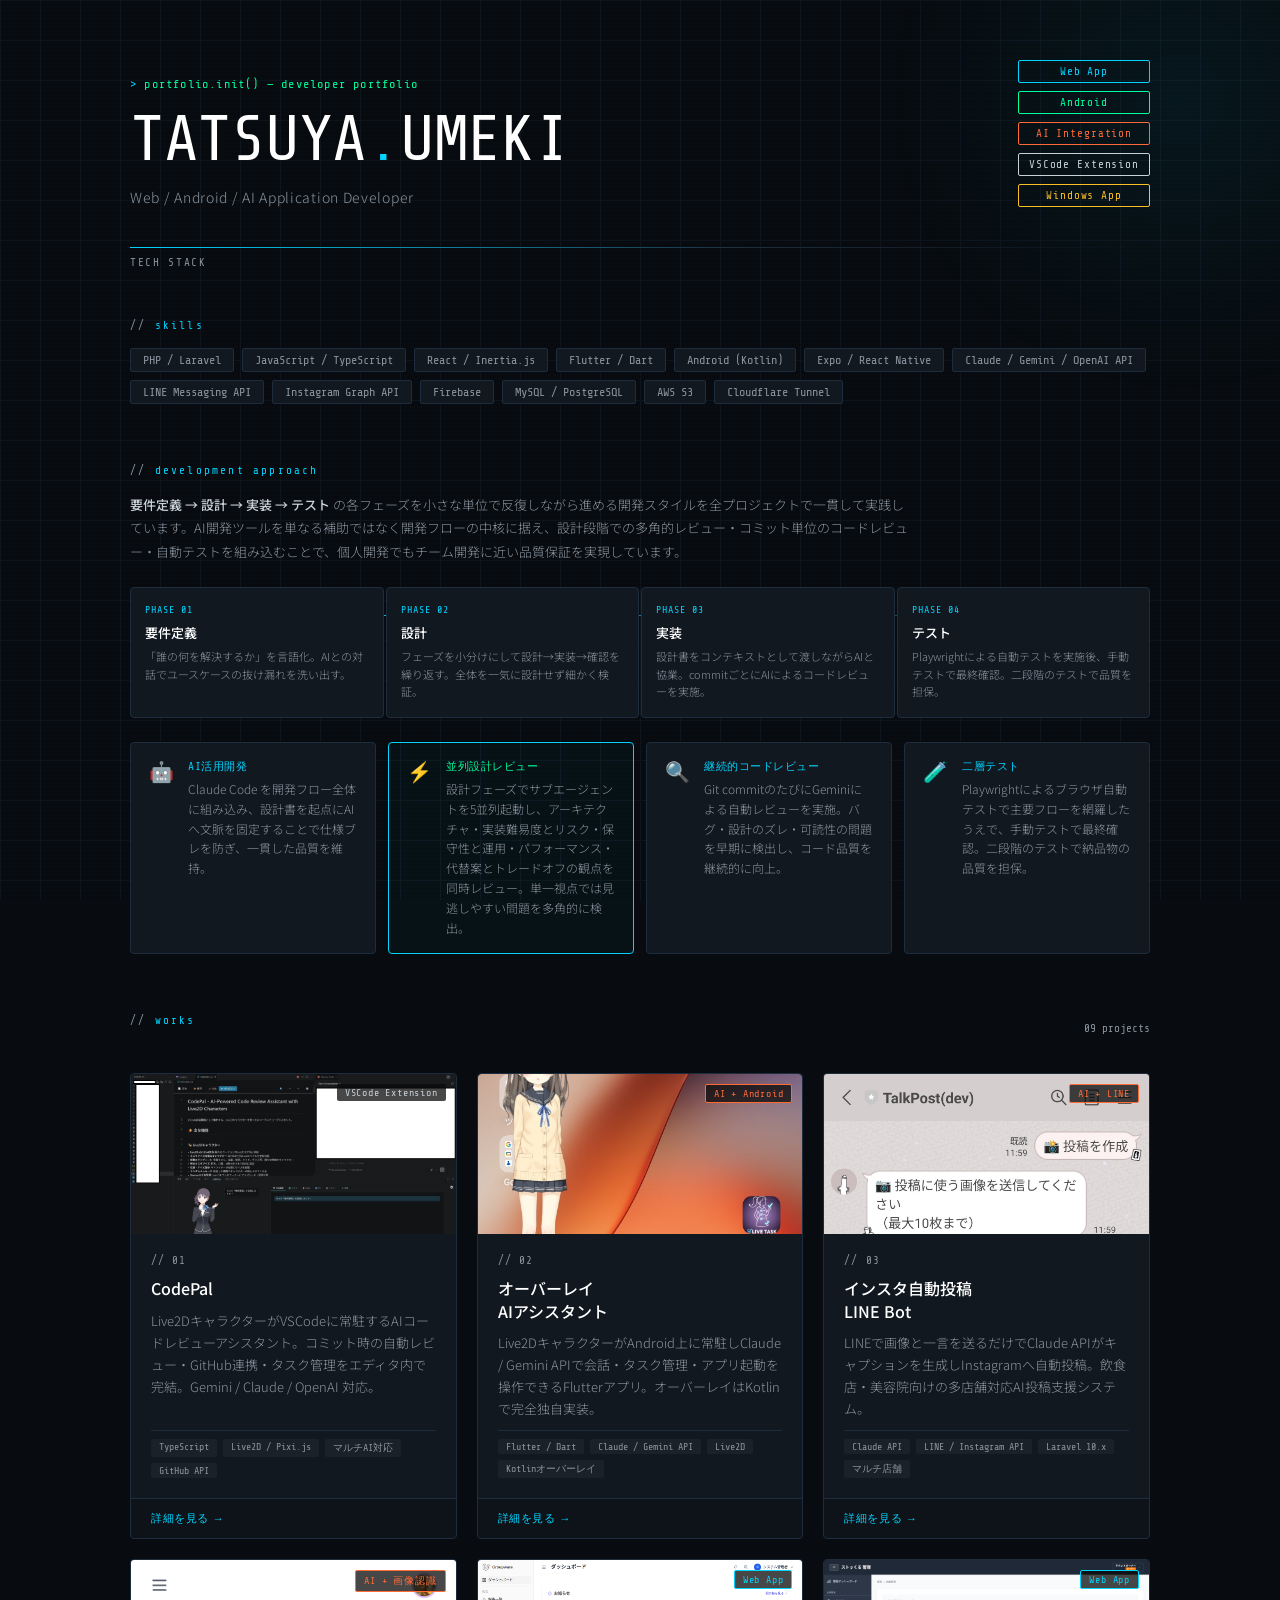
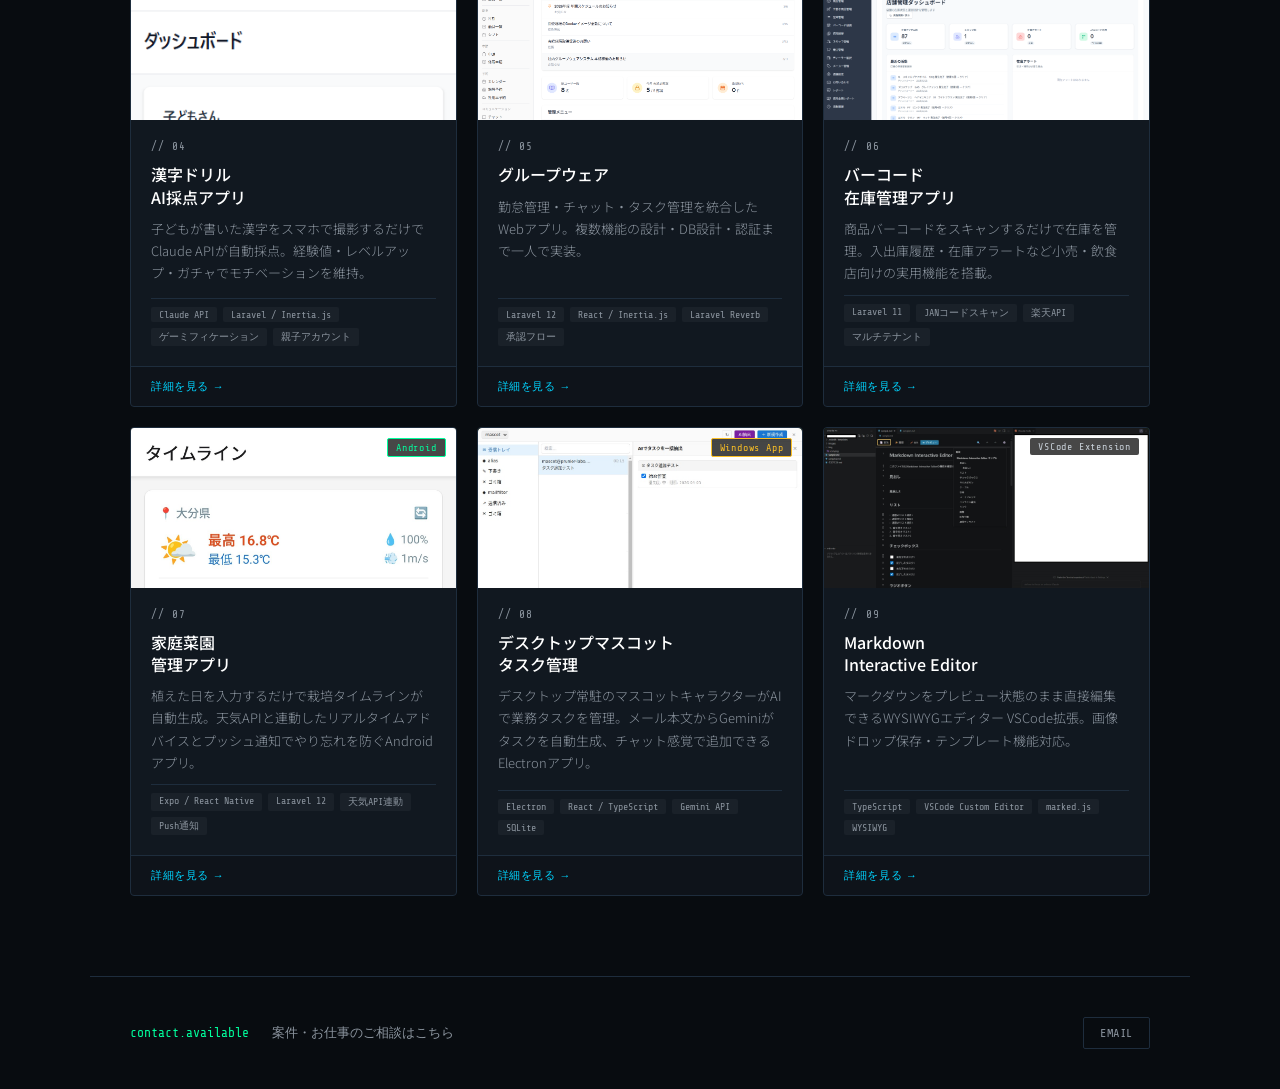
<file: index.html>
<!DOCTYPE html>
<html lang="ja">
<head>
<meta charset="UTF-8">
<meta name="viewport" content="width=device-width, initial-scale=1.0">
<title>Portfolio</title>
<link rel="preconnect" href="https://fonts.googleapis.com">
<link href="https://fonts.googleapis.com/css2?family=Share+Tech+Mono&family=Noto+Sans+JP:wght@300;400;500&display=swap" rel="stylesheet">
<style>
  :root {
    --bg: #080c10;
    --bg2: #0d1117;
    --surface: #111820;
    --border: #1e2d3d;
    --accent: #00d4ff;
    --accent2: #00ff9d;
    --accent3: #ff6b35;
    --text: #c9d1d9;
    --text-dim: #8b949e;
    --mono: 'Share Tech Mono', monospace;
    --sans: 'Noto Sans JP', sans-serif;
  }

  *, *::before, *::after { box-sizing: border-box; margin: 0; padding: 0; }

  html { scroll-behavior: smooth; }

  body {
    background: var(--bg);
    color: var(--text);
    font-family: var(--sans);
    font-weight: 300;
    min-height: 100vh;
    overflow-x: hidden;
  }

  /* Grid background */
  body::before {
    content: '';
    position: fixed;
    inset: 0;
    background-image:
      linear-gradient(var(--border) 1px, transparent 1px),
      linear-gradient(90deg, var(--border) 1px, transparent 1px);
    background-size: 40px 40px;
    opacity: 0.3;
    pointer-events: none;
    z-index: 0;
  }

  /* Glow orbs */
  body::after {
    content: '';
    position: fixed;
    top: -200px;
    right: -200px;
    width: 600px;
    height: 600px;
    background: radial-gradient(circle, rgba(0,212,255,0.06) 0%, transparent 70%);
    pointer-events: none;
    z-index: 0;
  }

  .page-wrapper { position: relative; z-index: 1; }

  /* ── HEADER ── */
  header {
    padding: 60px 40px 40px;
    max-width: 1100px;
    margin: 0 auto;
    display: grid;
    grid-template-columns: 1fr auto;
    align-items: end;
    gap: 20px;
  }

  .header-left {}

  .prompt-line {
    font-family: var(--mono);
    font-size: 12px;
    color: var(--accent2);
    letter-spacing: 0.1em;
    margin-bottom: 16px;
    opacity: 0;
    animation: fadeUp 0.6s ease forwards;
  }
  .prompt-line::before { content: '> '; color: var(--accent); }

  .name {
    font-family: var(--mono);
    font-size: clamp(36px, 5vw, 64px);
    font-weight: 400;
    color: #fff;
    letter-spacing: -0.02em;
    line-height: 1;
    opacity: 0;
    animation: fadeUp 0.6s ease 0.1s forwards;
  }
  .name span { color: var(--accent); }

  .tagline {
    margin-top: 16px;
    font-size: 14px;
    color: var(--text-dim);
    letter-spacing: 0.05em;
    opacity: 0;
    animation: fadeUp 0.6s ease 0.2s forwards;
  }

  .header-badges {
    display: flex;
    flex-direction: column;
    gap: 8px;
    opacity: 0;
    animation: fadeUp 0.6s ease 0.3s forwards;
  }

  .badge {
    font-family: var(--mono);
    font-size: 11px;
    padding: 4px 10px;
    border: 1px solid;
    border-radius: 2px;
    text-align: center;
    letter-spacing: 0.08em;
  }
  .badge.web { border-color: var(--accent); color: var(--accent); }
  .badge.android { border-color: var(--accent2); color: var(--accent2); }
  .badge.ai { border-color: var(--accent3); color: var(--accent3); }
  .badge.vscode { border-color: var(--accent4); color: var(--accent4); }
  .badge.win { border-color: #fbbf24; color: #fbbf24; }

  /* ── DIVIDER ── */
  .divider {
    max-width: 1100px;
    margin: 0 auto 50px;
    padding: 0 40px;
    opacity: 0;
    animation: fadeUp 0.6s ease 0.4s forwards;
  }
  .divider-line {
    height: 1px;
    background: linear-gradient(90deg, var(--accent) 0%, var(--border) 60%, transparent 100%);
  }
  .divider-label {
    font-family: var(--mono);
    font-size: 11px;
    color: var(--text-dim);
    margin-top: 8px;
    letter-spacing: 0.15em;
  }

  /* ── SKILLS ── */
  .skills-section {
    max-width: 1100px;
    margin: 0 auto 60px;
    padding: 0 40px;
    opacity: 0;
    animation: fadeUp 0.6s ease 0.5s forwards;
  }

  .section-label {
    font-family: var(--mono);
    font-size: 11px;
    color: var(--accent);
    letter-spacing: 0.2em;
    margin-bottom: 16px;
  }
  .section-label::before { content: '// '; color: var(--text-dim); }

  .skills-grid {
    display: flex;
    flex-wrap: wrap;
    gap: 8px;
  }

  .skill-tag {
    font-family: var(--mono);
    font-size: 12px;
    padding: 4px 12px;
    background: var(--surface);
    border: 1px solid var(--border);
    border-radius: 2px;
    color: var(--text-dim);
    transition: all 0.2s;
  }
  .skill-tag:hover {
    border-color: var(--accent);
    color: var(--accent);
  }

  /* ── DEV PROCESS ── */
  .dev-section {
    max-width: 1100px;
    margin: 0 auto 60px;
    padding: 0 40px;
    opacity: 0;
    animation: fadeUp 0.6s ease 0.55s forwards;
  }

  .dev-intro-text {
    font-size: 13px;
    color: var(--text-dim);
    line-height: 1.8;
    margin-bottom: 24px;
    max-width: 780px;
  }
  .dev-intro-text strong { color: var(--text); font-weight: 500; }

  .dev-flow {
    display: grid;
    grid-template-columns: repeat(4, 1fr);
    gap: 2px;
    margin-bottom: 24px;
    position: relative;
  }
  .dev-flow::before {
    content: '';
    position: absolute;
    top: 28px;
    left: 10%;
    width: 80%;
    height: 1px;
    background: linear-gradient(90deg, var(--accent) 0%, var(--border) 100%);
    z-index: 0;
  }

  .flow-step {
    background: var(--surface);
    border: 1px solid var(--border);
    border-radius: 4px;
    padding: 16px 14px;
    position: relative;
    z-index: 1;
    transition: border-color 0.2s;
  }
  .flow-step:hover { border-color: var(--accent); }
  .flow-step-num {
    font-family: var(--mono);
    font-size: 10px;
    color: var(--accent);
    letter-spacing: 0.1em;
    margin-bottom: 8px;
  }
  .flow-step-title {
    font-size: 13px;
    font-weight: 500;
    color: #fff;
    margin-bottom: 6px;
  }
  .flow-step-desc {
    font-size: 11px;
    color: var(--text-dim);
    line-height: 1.6;
  }

  .dev-practices {
    display: grid;
    grid-template-columns: repeat(4, 1fr);
    gap: 12px;
  }
  .practice-card {
    background: var(--surface);
    border: 1px solid var(--border);
    border-radius: 4px;
    padding: 16px 18px;
    display: flex;
    gap: 14px;
    align-items: flex-start;
    transition: border-color 0.2s;
  }
  .practice-card:hover { border-color: var(--accent); }
  .practice-card--highlight {
    border-color: var(--accent);
    background: rgba(0,212,255,0.03);
    grid-column: span 1;
  }
  .practice-card--highlight .practice-title { color: var(--accent2); }
  .practice-icon { font-size: 20px; flex-shrink: 0; line-height: 1.2; }
  .practice-title {
    font-family: var(--mono);
    font-size: 11px;
    color: var(--accent);
    letter-spacing: 0.05em;
    margin-bottom: 5px;
  }
  .practice-desc { font-size: 12px; color: var(--text-dim); line-height: 1.65; }

  @media (max-width: 768px) {
    .dev-flow { grid-template-columns: 1fr 1fr; }
    .dev-flow::before { display: none; }
    .dev-practices { grid-template-columns: 1fr 1fr; }
  }
  @media (max-width: 480px) {
    .dev-practices { grid-template-columns: 1fr; }
  }

  /* ── WORKS ── */
  .works-section {
    max-width: 1100px;
    margin: 0 auto;
    padding: 0 40px 80px;
  }

  .works-header {
    display: flex;
    align-items: center;
    justify-content: space-between;
    margin-bottom: 30px;
    opacity: 0;
    animation: fadeUp 0.6s ease 0.6s forwards;
  }

  .works-grid {
    display: grid;
    grid-template-columns: repeat(auto-fill, minmax(320px, 1fr));
    gap: 20px;
  }

  /* ── CARD ── */
  .card {
    background: var(--surface);
    border: 1px solid var(--border);
    border-radius: 4px;
    overflow: hidden;
    cursor: pointer;
    transition: transform 0.25s ease, border-color 0.25s ease, box-shadow 0.25s ease;
    text-decoration: none;
    color: inherit;
    display: flex;
    flex-direction: column;
    opacity: 0;
    animation: fadeUp 0.5s ease forwards;
  }

  .card:nth-child(1) { animation-delay: 0.7s; }
  .card:nth-child(2) { animation-delay: 0.8s; }
  .card:nth-child(3) { animation-delay: 0.9s; }
  .card:nth-child(4) { animation-delay: 1.0s; }
  .card:nth-child(5) { animation-delay: 1.1s; }
  .card:nth-child(6) { animation-delay: 1.2s; }

  .card:hover {
    transform: translateY(-4px);
    border-color: var(--accent);
    box-shadow: 0 0 30px rgba(0,212,255,0.1), 0 8px 30px rgba(0,0,0,0.4);
  }

  .card-thumb {
    height: 160px;
    position: relative;
    overflow: hidden;
    display: flex;
    align-items: center;
    justify-content: center;
  }

  .card-thumb img {
    width: 100%;
    height: 100%;
    object-fit: cover;
    object-position: top;
    transition: transform 0.3s ease;
  }
  .card:hover .card-thumb img { transform: scale(1.03); }

  /* Card thumb patterns */
  .card-thumb.ai-line {
    background: linear-gradient(135deg, #0a0f1a 0%, #0d1a2e 100%);
  }
  .card-thumb.ai-kanji {
    background: linear-gradient(135deg, #0f0a1a 0%, #1a0d2e 100%);
  }
  .card-thumb.ai-overlay {
    background: linear-gradient(135deg, #0a1a0f 0%, #0d2e1a 100%);
  }
  .card-thumb.web-gw {
    background: linear-gradient(135deg, #0f1a0a 0%, #1a2e0d 100%);
  }
  .card-thumb.web-inv {
    background: linear-gradient(135deg, #1a0a0a 0%, #2e150d 100%);
  }
  .card-thumb.app-garden {
    background: linear-gradient(135deg, #0a1a10 0%, #0e2a18 100%);
  }

  .thumb-icon {
    font-size: 48px;
    opacity: 0.7;
    position: relative;
    z-index: 1;
    transition: transform 0.3s ease;
  }
  .card:hover .thumb-icon { transform: scale(1.1); }

  .thumb-circuit {
    position: absolute;
    inset: 0;
    background-image:
      linear-gradient(rgba(0,212,255,0.05) 1px, transparent 1px),
      linear-gradient(90deg, rgba(0,212,255,0.05) 1px, transparent 1px);
    background-size: 20px 20px;
  }

  .thumb-glow {
    position: absolute;
    width: 100px;
    height: 100px;
    border-radius: 50%;
    filter: blur(30px);
    opacity: 0.4;
  }
  .card:hover .thumb-glow { opacity: 0.6; }

  .glow-blue { background: var(--accent); }
  .glow-purple { background: #a855f7; }
  .glow-green { background: var(--accent2); }
  .glow-orange { background: var(--accent3); }

  .card-type-badge {
    position: absolute;
    top: 10px;
    right: 10px;
    font-family: var(--mono);
    font-size: 10px;
    padding: 3px 8px;
    border-radius: 2px;
    letter-spacing: 0.08em;
    z-index: 2;
  }
  .type-ai { background: rgba(10,10,10,0.75); border: 1px solid var(--accent3); color: var(--accent3); }
  .type-web { background: rgba(10,10,10,0.75); border: 1px solid var(--accent); color: var(--accent); }
  .type-app { background: rgba(10,10,10,0.75); border: 1px solid var(--accent2); color: var(--accent2); }
  .type-both { background: rgba(10,10,10,0.75); border: 1px solid var(--accent4); color: var(--accent4); }
  .type-win { background: rgba(10,10,10,0.75); border: 1px solid #fbbf24; color: #fbbf24; }

  .card-body {
    padding: 20px;
    flex: 1;
    display: flex;
    flex-direction: column;
    gap: 10px;
  }

  .card-num {
    font-family: var(--mono);
    font-size: 11px;
    color: var(--text-dim);
    letter-spacing: 0.1em;
  }

  .card-title {
    font-size: 16px;
    font-weight: 500;
    color: #fff;
    line-height: 1.4;
  }

  .card-desc {
    font-size: 13px;
    color: var(--text-dim);
    line-height: 1.7;
    flex: 1;
  }

  .card-tags {
    display: flex;
    flex-wrap: wrap;
    gap: 6px;
    padding-top: 8px;
    border-top: 1px solid var(--border);
  }

  .tag {
    font-family: var(--mono);
    font-size: 10px;
    padding: 2px 8px;
    background: rgba(255,255,255,0.04);
    border-radius: 2px;
    color: var(--text-dim);
  }

  .card-footer {
    padding: 12px 20px;
    border-top: 1px solid var(--border);
    display: flex;
    align-items: center;
    justify-content: space-between;
    background: rgba(0,0,0,0.2);
  }

  .card-link {
    font-family: var(--mono);
    font-size: 11px;
    color: var(--accent);
    letter-spacing: 0.05em;
    display: flex;
    align-items: center;
    gap: 6px;
  }
  .card-link::after {
    content: '→';
    transition: transform 0.2s;
  }
  .card:hover .card-link::after { transform: translateX(4px); }

  /* ── CONTACT ── */
  .contact-section {
    max-width: 1100px;
    margin: 0 auto;
    padding: 40px;
    border-top: 1px solid var(--border);
    display: flex;
    align-items: center;
    justify-content: space-between;
    flex-wrap: gap;
    opacity: 0;
    animation: fadeUp 0.6s ease 1.3s forwards;
  }

  .contact-text {
    font-family: var(--mono);
    font-size: 13px;
    color: var(--text-dim);
  }
  .contact-text span { color: var(--accent2); }

  .contact-links {
    display: flex;
    gap: 20px;
  }

  .contact-link {
    font-family: var(--mono);
    font-size: 12px;
    color: var(--text-dim);
    text-decoration: none;
    padding: 8px 16px;
    border: 1px solid var(--border);
    border-radius: 2px;
    transition: all 0.2s;
    letter-spacing: 0.05em;
  }
  .contact-link:hover {
    border-color: var(--accent);
    color: var(--accent);
  }

  /* ── ANIMATIONS ── */
  @keyframes fadeUp {
    from { opacity: 0; transform: translateY(16px); }
    to { opacity: 1; transform: translateY(0); }
  }

  /* ── RESPONSIVE ── */
  @media (max-width: 640px) {
    header { grid-template-columns: 1fr; padding: 40px 20px 30px; }
    .header-badges { flex-direction: row; flex-wrap: wrap; }
    .works-section, .skills-section, .dev-section, .divider, .contact-section { padding-left: 20px; padding-right: 20px; }
    .works-grid { grid-template-columns: 1fr; }
    .contact-section { flex-direction: column; gap: 20px; }
  }

  /* Scanline effect */
  .scanline {
    position: fixed;
    inset: 0;
    background: repeating-linear-gradient(
      0deg,
      transparent,
      transparent 2px,
      rgba(0,0,0,0.03) 2px,
      rgba(0,0,0,0.03) 4px
    );
    pointer-events: none;
    z-index: 0;
  }
</style>
</head>
<body>
<div class="scanline"></div>
<div class="page-wrapper">

  <!-- HEADER -->
  <header>
    <div class="header-left">
      <div class="prompt-line">portfolio.init() — developer portfolio</div>
      <h1 class="name">TATSUYA<span>.</span>UMEKI</h1>
      <p class="tagline">Web / Android / AI Application Developer</p>
    </div>
    <div class="header-badges">
      <span class="badge web">Web App</span>
      <span class="badge android">Android</span>
      <span class="badge ai">AI Integration</span>
      <span class="badge vscode">VSCode Extension</span>
      <span class="badge win">Windows App</span>
    </div>
  </header>

  <!-- DIVIDER -->
  <div class="divider">
    <div class="divider-line"></div>
    <div class="divider-label">TECH STACK</div>
  </div>

  <!-- SKILLS -->
  <section class="skills-section">
    <div class="section-label">skills</div>
    <div class="skills-grid">
      <span class="skill-tag">PHP / Laravel</span>
      <span class="skill-tag">JavaScript / TypeScript</span>
      <span class="skill-tag">React / Inertia.js</span>
      <span class="skill-tag">Flutter / Dart</span>
      <span class="skill-tag">Android (Kotlin)</span>
      <span class="skill-tag">Expo / React Native</span>
      <span class="skill-tag">Claude / Gemini / OpenAI API</span>
      <span class="skill-tag">LINE Messaging API</span>
      <span class="skill-tag">Instagram Graph API</span>
      <span class="skill-tag">Firebase</span>
      <span class="skill-tag">MySQL / PostgreSQL</span>
      <span class="skill-tag">AWS S3</span>
      <span class="skill-tag">Cloudflare Tunnel</span>
    </div>
  </section>

  <!-- DEV PROCESS -->
  <section class="dev-section">
    <div class="section-label">development approach</div>
    <p class="dev-intro-text">
      <strong>要件定義 → 設計 → 実装 → テスト</strong> の各フェーズを小さな単位で反復しながら進める開発スタイルを全プロジェクトで一貫して実践しています。AI開発ツールを単なる補助ではなく開発フローの中核に据え、設計段階での多角的レビュー・コミット単位のコードレビュー・自動テストを組み込むことで、個人開発でもチーム開発に近い品質保証を実現しています。
    </p>

    <!-- FLOW -->
    <div class="dev-flow">
      <div class="flow-step">
        <div class="flow-step-num">PHASE 01</div>
        <div class="flow-step-title">要件定義</div>
        <div class="flow-step-desc">「誰の何を解決するか」を言語化。AIとの対話でユースケースの抜け漏れを洗い出す。</div>
      </div>
      <div class="flow-step">
        <div class="flow-step-num">PHASE 02</div>
        <div class="flow-step-title">設計</div>
        <div class="flow-step-desc">フェーズを小分けにして設計→実装→確認を繰り返す。全体を一気に設計せず細かく検証。</div>
      </div>
      <div class="flow-step">
        <div class="flow-step-num">PHASE 03</div>
        <div class="flow-step-title">実装</div>
        <div class="flow-step-desc">設計書をコンテキストとして渡しながらAIと協業。commitごとにAIによるコードレビューを実施。</div>
      </div>
      <div class="flow-step">
        <div class="flow-step-num">PHASE 04</div>
        <div class="flow-step-title">テスト</div>
        <div class="flow-step-desc">Playwrightによる自動テストを実施後、手動テストで最終確認。二段階のテストで品質を担保。</div>
      </div>
    </div>

    <!-- PRACTICES -->
    <div class="dev-practices">
      <div class="practice-card">
        <div class="practice-icon">🤖</div>
        <div>
          <div class="practice-title">AI活用開発</div>
          <div class="practice-desc">Claude Code を開発フロー全体に組み込み、設計書を起点にAIへ文脈を固定することで仕様ブレを防ぎ、一貫した品質を維持。</div>
        </div>
      </div>
      <div class="practice-card practice-card--highlight">
        <div class="practice-icon">⚡</div>
        <div>
          <div class="practice-title">並列設計レビュー</div>
          <div class="practice-desc">設計フェーズでサブエージェントを5並列起動し、アーキテクチャ・実装難易度とリスク・保守性と運用・パフォーマンス・代替案とトレードオフの観点を同時レビュー。単一視点では見逃しやすい問題を多角的に検出。</div>
        </div>
      </div>
      <div class="practice-card">
        <div class="practice-icon">🔍</div>
        <div>
          <div class="practice-title">継続的コードレビュー</div>
          <div class="practice-desc">Git commitのたびにGeminiによる自動レビューを実施。バグ・設計のズレ・可読性の問題を早期に検出し、コード品質を継続的に向上。</div>
        </div>
      </div>
      <div class="practice-card">
        <div class="practice-icon">🧪</div>
        <div>
          <div class="practice-title">二層テスト</div>
          <div class="practice-desc">Playwrightによるブラウザ自動テストで主要フローを網羅したうえで、手動テストで最終確認。二段階のテストで納品物の品質を担保。</div>
        </div>
      </div>
    </div>
  </section>

  <!-- WORKS -->
  <section class="works-section">
    <div class="works-header">
      <div class="section-label">works</div>
      <span style="font-family:var(--mono);font-size:11px;color:var(--text-dim);">09 projects</span>
    </div>

    <div class="works-grid">

      <!-- 01 -->
      <a class="card" href="works/codepal.html">
        <div class="card-thumb web-gw">
          <img src="images/codepal-main.jpg" alt="CodePal" style="width:100%;height:100%;object-fit:cover;object-position:top;border-radius:4px 4px 0 0;">
          <span class="card-type-badge type-both">VSCode Extension</span>
        </div>
        <div class="card-body">
          <span class="card-num">// 01</span>
          <h2 class="card-title">CodePal</h2>
          <p class="card-desc">Live2DキャラクターがVSCodeに常駐するAIコードレビューアシスタント。コミット時の自動レビュー・GitHub連携・タスク管理をエディタ内で完結。Gemini / Claude / OpenAI 対応。</p>
          <div class="card-tags">
            <span class="tag">TypeScript</span>
            <span class="tag">Live2D / Pixi.js</span>
            <span class="tag">マルチAI対応</span>
            <span class="tag">GitHub API</span>
          </div>
        </div>
        <div class="card-footer">
          <span class="card-link">詳細を見る</span>
        </div>
      </a>

      <!-- 02 -->
      <a class="card" href="works/overlay-ai-assistant.html">
        <div class="card-thumb ai-overlay">
          <img src="images/overlay-home.jpg" alt="オーバーレイAIアシスタント" style="width:100%;height:100%;object-fit:cover;object-position:center;border-radius:4px 4px 0 0;">
          <span class="card-type-badge type-ai">AI + Android</span>
        </div>
        <div class="card-body">
          <span class="card-num">// 02</span>
          <h2 class="card-title">オーバーレイ<br>AIアシスタント</h2>
          <p class="card-desc">Live2DキャラクターがAndroid上に常駐しClaude / Gemini APIで会話・タスク管理・アプリ起動を操作できるFlutterアプリ。オーバーレイはKotlinで完全独自実装。</p>
          <div class="card-tags">
            <span class="tag">Flutter / Dart</span>
            <span class="tag">Claude / Gemini API</span>
            <span class="tag">Live2D</span>
            <span class="tag">Kotlinオーバーレイ</span>
          </div>
        </div>
        <div class="card-footer">
          <span class="card-link">詳細を見る</span>
        </div>
      </a>

      <!-- 03 -->
      <a class="card" href="works/instagram-line-bot.html">
        <div class="card-thumb ai-line">
          <img src="images/sns-line-flow.jpg" alt="インスタ自動投稿LINEBot スクリーンショット">
          <span class="card-type-badge type-ai">AI + LINE</span>
        </div>
        <div class="card-body">
          <span class="card-num">// 03</span>
          <h2 class="card-title">インスタ自動投稿<br>LINE Bot</h2>
          <p class="card-desc">LINEで画像と一言を送るだけでClaude APIがキャプションを生成しInstagramへ自動投稿。飲食店・美容院向けの多店舗対応AI投稿支援システム。</p>
          <div class="card-tags">
            <span class="tag">Claude API</span>
            <span class="tag">LINE / Instagram API</span>
            <span class="tag">Laravel 10.x</span>
            <span class="tag">マルチ店舗</span>
          </div>
        </div>
        <div class="card-footer">
          <span class="card-link">詳細を見る</span>
        </div>
      </a>

      <!-- 04 -->
      <a class="card" href="works/kanji-checker.html">
        <div class="card-thumb ai-kanji">
          <img src="images/kanji-dashboard.png" alt="漢字ドリルAI採点アプリ スクリーンショット">
          <span class="card-type-badge type-ai">AI + 画像認識</span>
        </div>
        <div class="card-body">
          <span class="card-num">// 04</span>
          <h2 class="card-title">漢字ドリル<br>AI採点アプリ</h2>
          <p class="card-desc">子どもが書いた漢字をスマホで撮影するだけでClaude APIが自動採点。経験値・レベルアップ・ガチャでモチベーションを維持。</p>
          <div class="card-tags">
            <span class="tag">Claude API</span>
            <span class="tag">Laravel / Inertia.js</span>
            <span class="tag">ゲーミフィケーション</span>
            <span class="tag">親子アカウント</span>
          </div>
        </div>
        <div class="card-footer">
          <span class="card-link">詳細を見る</span>
        </div>
      </a>

      <!-- 05 -->
      <a class="card" href="works/groupware.html">
        <div class="card-thumb web-gw">
          <img src="images/groupware.png" alt="グループウェア スクリーンショット">
          <span class="card-type-badge type-web">Web App</span>
        </div>
        <div class="card-body">
          <span class="card-num">// 05</span>
          <h2 class="card-title">グループウェア</h2>
          <p class="card-desc">勤怠管理・チャット・タスク管理を統合したWebアプリ。複数機能の設計・DB設計・認証まで一人で実装。</p>
          <div class="card-tags">
            <span class="tag">Laravel 12</span>
            <span class="tag">React / Inertia.js</span>
            <span class="tag">Laravel Reverb</span>
            <span class="tag">承認フロー</span>
          </div>
        </div>
        <div class="card-footer">
          <span class="card-link">詳細を見る</span>
        </div>
      </a>

      <!-- 06 -->
      <a class="card" href="works/inventory.html">
        <div class="card-thumb web-inv">
          <img src="images/inventory-main.png" alt="バーコード在庫管理 スクリーンショット">
          <span class="card-type-badge type-web">Web App</span>
        </div>
        <div class="card-body">
          <span class="card-num">// 06</span>
          <h2 class="card-title">バーコード<br>在庫管理アプリ</h2>
          <p class="card-desc">商品バーコードをスキャンするだけで在庫を管理。入出庫履歴・在庫アラートなど小売・飲食店向けの実用機能を搭載。</p>
          <div class="card-tags">
            <span class="tag">Laravel 11</span>
            <span class="tag">JANコードスキャン</span>
            <span class="tag">楽天API</span>
            <span class="tag">マルチテナント</span>
          </div>
        </div>
        <div class="card-footer">
          <span class="card-link">詳細を見る</span>
        </div>
      </a>

      <!-- 07 -->
      <a class="card" href="works/garden-app.html">
        <div class="card-thumb app-garden">
          <img src="images/garden-timeline.jpg" alt="家庭菜園管理アプリ スクリーンショット">
          <span class="card-type-badge type-app">Android</span>
        </div>
        <div class="card-body">
          <span class="card-num">// 07</span>
          <h2 class="card-title">家庭菜園<br>管理アプリ</h2>
          <p class="card-desc">植えた日を入力するだけで栽培タイムラインが自動生成。天気APIと連動したリアルタイムアドバイスとプッシュ通知でやり忘れを防ぐAndroidアプリ。</p>
          <div class="card-tags">
            <span class="tag">Expo / React Native</span>
            <span class="tag">Laravel 12</span>
            <span class="tag">天気API連動</span>
            <span class="tag">Push通知</span>
          </div>
        </div>
        <div class="card-footer">
          <span class="card-link">詳細を見る</span>
        </div>
      </a>

      <!-- 08 -->
      <a class="card" href="works/desktopmascot.html">
        <div class="card-thumb web-gw">
          <img src="images/mascot-main.jpg" alt="デスクトップマスコット タスク管理" style="width:100%;height:100%;object-fit:cover;object-position:top;border-radius:4px 4px 0 0;">
          <span class="card-type-badge type-win">Windows App</span>
        </div>
        <div class="card-body">
          <span class="card-num">// 08</span>
          <h2 class="card-title">デスクトップマスコット<br>タスク管理</h2>
          <p class="card-desc">デスクトップ常駐のマスコットキャラクターがAIで業務タスクを管理。メール本文からGeminiがタスクを自動生成、チャット感覚で追加できるElectronアプリ。</p>
          <div class="card-tags">
            <span class="tag">Electron</span>
            <span class="tag">React / TypeScript</span>
            <span class="tag">Gemini API</span>
            <span class="tag">SQLite</span>
          </div>
        </div>
        <div class="card-footer">
          <span class="card-link">詳細を見る</span>
        </div>
      </a>

      <!-- 09 -->
      <a class="card" href="works/mdedit.html" style="--card-num:'// 09'">
        <div class="card-thumb web-gw">
          <img src="images/mdedit-main.jpg" alt="Markdown Interactive Editor" style="width:100%;height:100%;object-fit:cover;object-position:top;border-radius:4px 4px 0 0;">
          <span class="card-type-badge type-both">VSCode Extension</span>
        </div>
        <div class="card-body">
          <span class="card-num">// 09</span>
          <h2 class="card-title">Markdown<br>Interactive Editor</h2>
          <p class="card-desc">マークダウンをプレビュー状態のまま直接編集できるWYSIWYGエディター VSCode拡張。画像ドロップ保存・テンプレート機能対応。</p>
          <div class="card-tags">
            <span class="tag">TypeScript</span>
            <span class="tag">VSCode Custom Editor</span>
            <span class="tag">marked.js</span>
            <span class="tag">WYSIWYG</span>
          </div>
        </div>
        <div class="card-footer">
          <span class="card-link">詳細を見る</span>
        </div>
      </a>

    </div>
  </section>

  <!-- CONTACT -->
  <footer class="contact-section">
    <div class="contact-text">
      <span>contact<span>.</span>available</span>
      <span style="margin-left:16px;color:var(--text-dim);">案件・お仕事のご相談はこちら</span>
    </div>
    <div class="contact-links">
      <a class="contact-link" id="email-link">EMAIL</a>
    </div>
  </footer>

</div>

<script>
  (function() {
    const u = 't-umeki.portfolio';
    const d = 'prunier-labo.com';
    const el = document.getElementById('email-link');
    el.href = 'mailto:' + u + '@' + d;
  })();
</script>
<script>
  // Cursor glow effect
  const glow = document.createElement('div');
  glow.style.cssText = `
    position: fixed; pointer-events: none; z-index: 9999;
    width: 300px; height: 300px; border-radius: 50%;
    background: radial-gradient(circle, rgba(0,212,255,0.04) 0%, transparent 70%);
    transform: translate(-50%, -50%);
    transition: all 0.15s ease;
  `;
  document.body.appendChild(glow);
  document.add
</file>
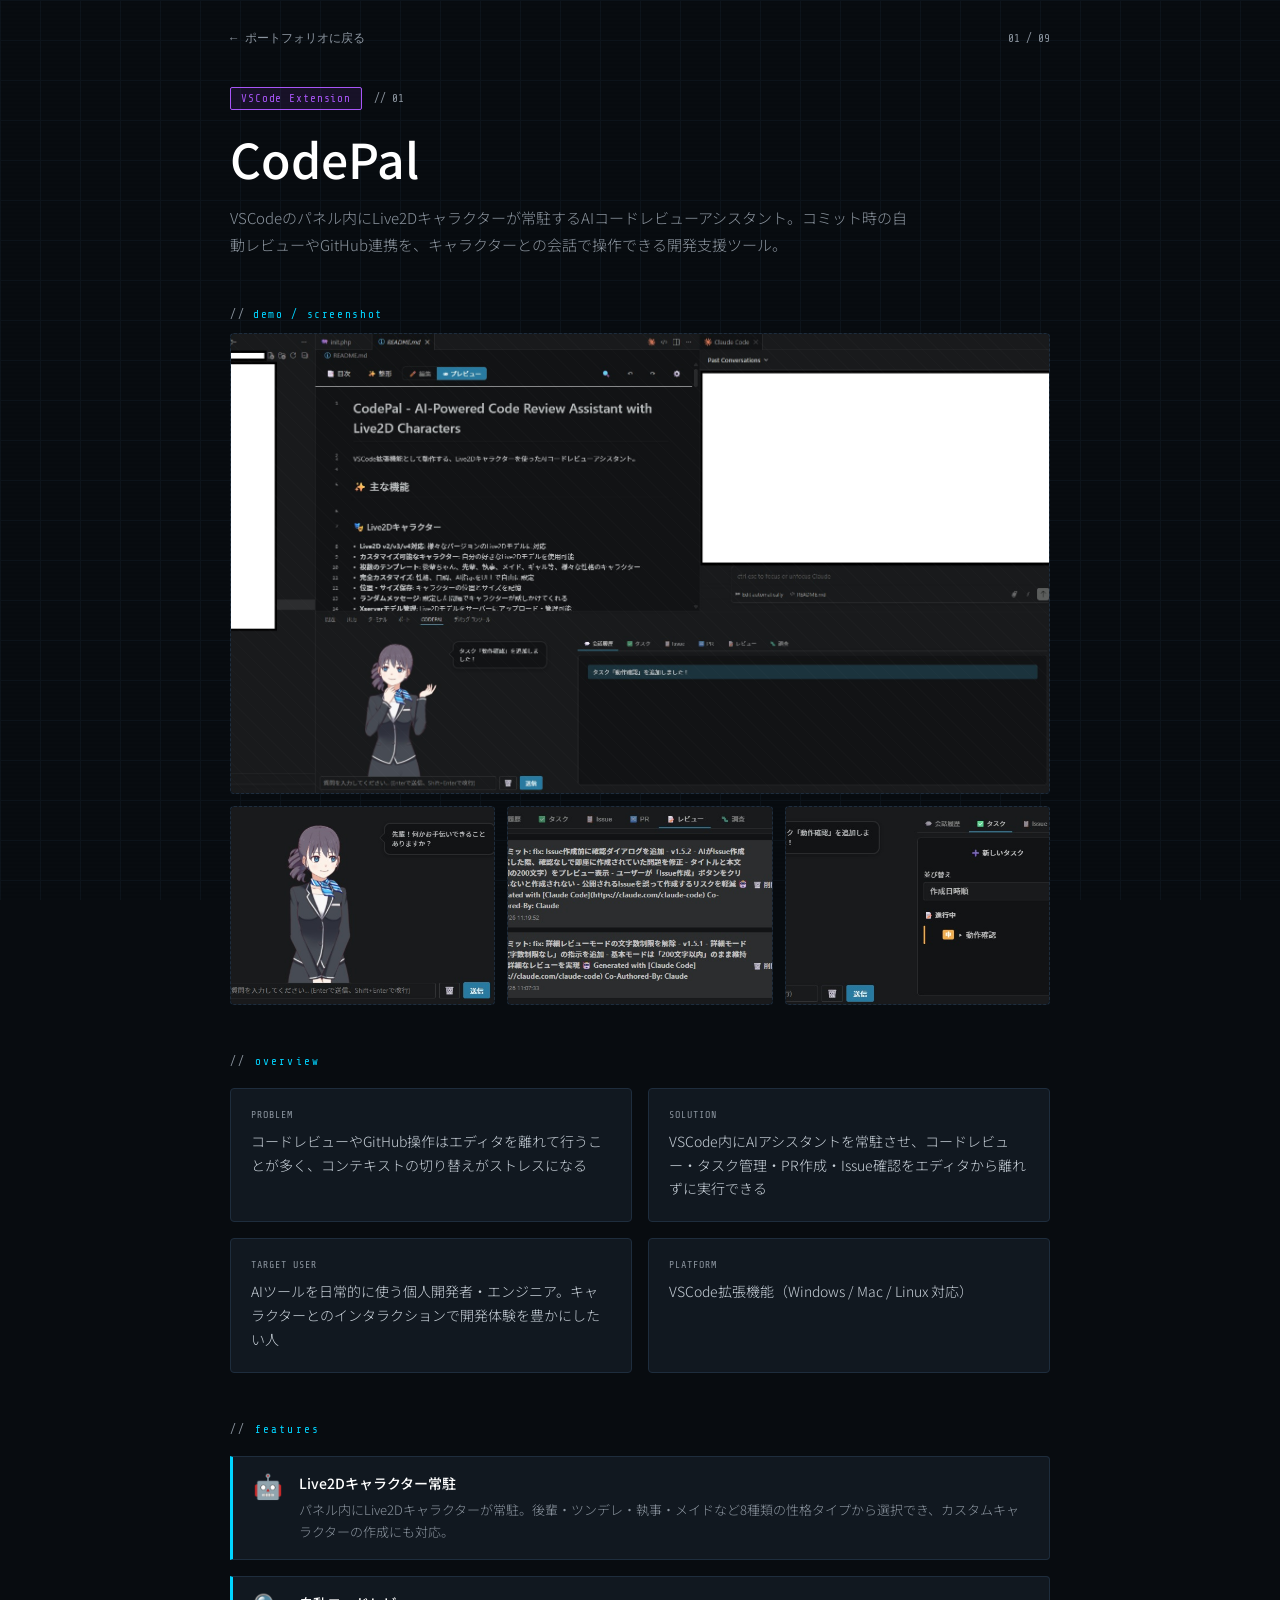
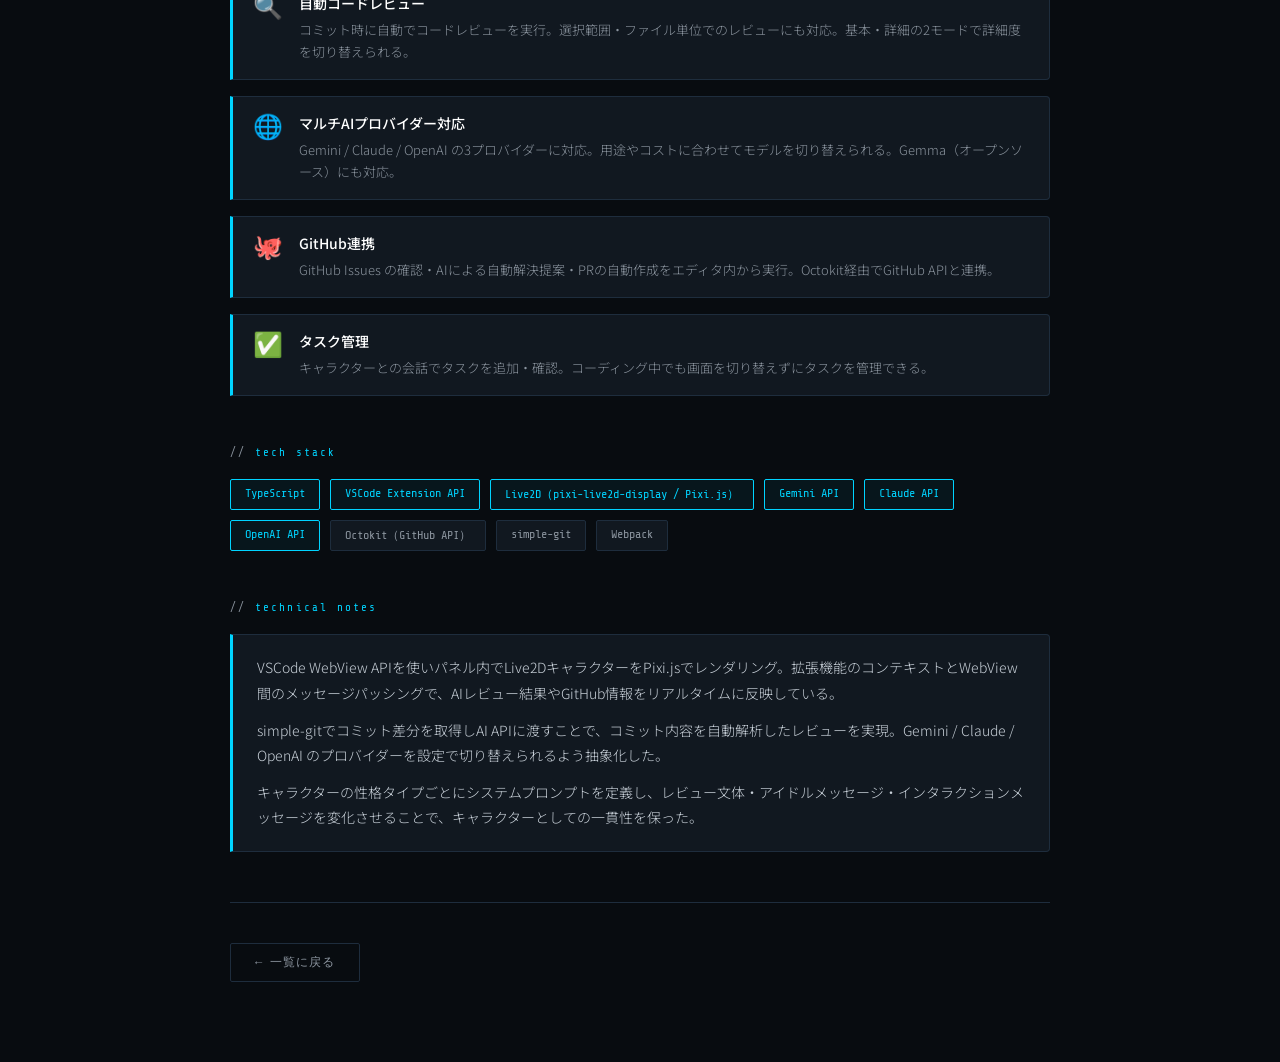
<file: works/codepal.html>
<!DOCTYPE html>
<html lang="ja">
<head>
<meta charset="UTF-8">
<meta name="viewport" content="width=device-width, initial-scale=1.0">
<title>CodePal | Portfolio</title>
<link rel="stylesheet" href="style.css">
<style>
  .feature-item { border-left-color: var(--accent); }
  .tech-tag.highlight { border-color: var(--accent); color: var(--accent); background: rgba(0,212,255,0.05); }
  .notes-box { border-left-color: var(--accent); }
  .btn-primary { background: var(--accent); border-color: var(--accent); color: #000; }
  .btn-primary:hover { background: transparent; color: var(--accent); }
</style>
</head>
<body>
<div class="scanline"></div>
<div class="page-wrapper">

  <nav class="nav">
    <a class="back-link" href="../index.html">ポートフォリオに戻る</a>
    <span class="nav-num">01 / 09</span>
  </nav>

  <div class="hero">
    <div class="hero-meta">
      <span class="type-badge type-both">VSCode Extension</span>
      <span class="hero-num">// 01</span>
    </div>
    <h1>CodePal</h1>
    <p class="hero-desc">
      VSCodeのパネル内にLive2Dキャラクターが常駐するAIコードレビューアシスタント。コミット時の自動レビューやGitHub連携を、キャラクターとの会話で操作できる開発支援ツール。
    </p>
  </div>

  <div class="media-block">
    <div class="media-label">demo / screenshot</div>
    <div class="media-main">
      <img src="../images/codepal-main.jpg" alt="CodePal メイン画面" style="width:100%;height:100%;object-fit:cover;object-position:top;border-radius:4px;">
    </div>
    <div class="media-sub-grid">
      <div class="media-sub">
        <img src="../images/codepal-character.jpg" alt="キャラクター表示" style="width:100%;height:100%;object-fit:cover;object-position:top;border-radius:4px;">
      </div>
      <div class="media-sub">
        <img src="../images/codepal-review.jpg" alt="コードレビュー" style="width:100%;height:100%;object-fit:cover;object-position:top;border-radius:4px;">
      </div>
      <div class="media-sub">
        <img src="../images/codepal-task.jpg" alt="タスク管理" style="width:100%;height:100%;object-fit:cover;object-position:top;border-radius:4px;">
      </div>
    </div>
  </div>

  <div class="section">
    <div class="section-title">overview</div>
    <div class="overview-grid">
      <div class="overview-card">
        <div class="overview-card-label">PROBLEM</div>
        <div class="overview-card-value">コードレビューやGitHub操作はエディタを離れて行うことが多く、コンテキストの切り替えがストレスになる</div>
      </div>
      <div class="overview-card">
        <div class="overview-card-label">SOLUTION</div>
        <div class="overview-card-value">VSCode内にAIアシスタントを常駐させ、コードレビュー・タスク管理・PR作成・Issue確認をエディタから離れずに実行できる</div>
      </div>
      <div class="overview-card">
        <div class="overview-card-label">TARGET USER</div>
        <div class="overview-card-value">AIツールを日常的に使う個人開発者・エンジニア。キャラクターとのインタラクションで開発体験を豊かにしたい人</div>
      </div>
      <div class="overview-card">
        <div class="overview-card-label">PLATFORM</div>
        <div class="overview-card-value">VSCode拡張機能（Windows / Mac / Linux 対応）</div>
      </div>
    </div>
  </div>

  <div class="section">
    <div class="section-title">features</div>
    <div class="features-list">
      <div class="feature-item">
        <div class="feature-icon">🤖</div>
        <div class="feature-content">
          <div class="feature-title">Live2Dキャラクター常駐</div>
          <div class="feature-desc">パネル内にLive2Dキャラクターが常駐。後輩・ツンデレ・執事・メイドなど8種類の性格タイプから選択でき、カスタムキャラクターの作成にも対応。</div>
        </div>
      </div>
      <div class="feature-item">
        <div class="feature-icon">🔍</div>
        <div class="feature-content">
          <div class="feature-title">自動コードレビュー</div>
          <div class="feature-desc">コミット時に自動でコードレビューを実行。選択範囲・ファイル単位でのレビューにも対応。基本・詳細の2モードで詳細度を切り替えられる。</div>
        </div>
      </div>
      <div class="feature-item">
        <div class="feature-icon">🌐</div>
        <div class="feature-content">
          <div class="feature-title">マルチAIプロバイダー対応</div>
          <div class="feature-desc">Gemini / Claude / OpenAI の3プロバイダーに対応。用途やコストに合わせてモデルを切り替えられる。Gemma（オープンソース）にも対応。</div>
        </div>
      </div>
      <div class="feature-item">
        <div class="feature-icon">🐙</div>
        <div class="feature-content">
          <div class="feature-title">GitHub連携</div>
          <div class="feature-desc">GitHub Issues の確認・AIによる自動解決提案・PRの自動作成をエディタ内から実行。Octokit経由でGitHub APIと連携。</div>
        </div>
      </div>
      <div class="feature-item">
        <div class="feature-icon">✅</div>
        <div class="feature-content">
          <div class="feature-title">タスク管理</div>
          <div class="feature-desc">キャラクターとの会話でタスクを追加・確認。コーディング中でも画面を切り替えずにタスクを管理できる。</div>
        </div>
      </div>
    </div>
  </div>

  <div class="section">
    <div class="section-title">tech stack</div>
    <div class="tech-grid">
      <span class="tech-tag highlight">TypeScript</span>
      <span class="tech-tag highlight">VSCode Extension API</span>
      <span class="tech-tag highlight">Live2D（pixi-live2d-display / Pixi.js）</span>
      <span class="tech-tag highlight">Gemini API</span>
      <span class="tech-tag highlight">Claude API</span>
      <span class="tech-tag highlight">OpenAI API</span>
      <span class="tech-tag">Octokit（GitHub API）</span>
      <span class="tech-tag">simple-git</span>
      <span class="tech-tag">Webpack</span>
    </div>
  </div>

  <div class="section">
    <div class="section-title">technical notes</div>
    <div class="notes-box">
      <p>VSCode WebView APIを使いパネル内でLive2DキャラクターをPixi.jsでレンダリング。拡張機能のコンテキストとWebView間のメッセージパッシングで、AIレビュー結果やGitHub情報をリアルタイムに反映している。</p>
      <p>simple-gitでコミット差分を取得しAI APIに渡すことで、コミット内容を自動解析したレビューを実現。Gemini / Claude / OpenAI のプロバイダーを設定で切り替えられるよう抽象化した。</p>
      <p>キャラクターの性格タイプごとにシステムプロンプトを定義し、レビュー文体・アイドルメッセージ・インタラクションメッセージを変化させることで、キャラクターとしての一貫性を保った。</p>
    </div>
  </div>

  <div class="links-row">
    <a class="btn btn-secondary" href="../index.html">← 一覧に戻る</a>
  </div>

</div>
<script src="works.js"></script>
</body>
</html>
</file>
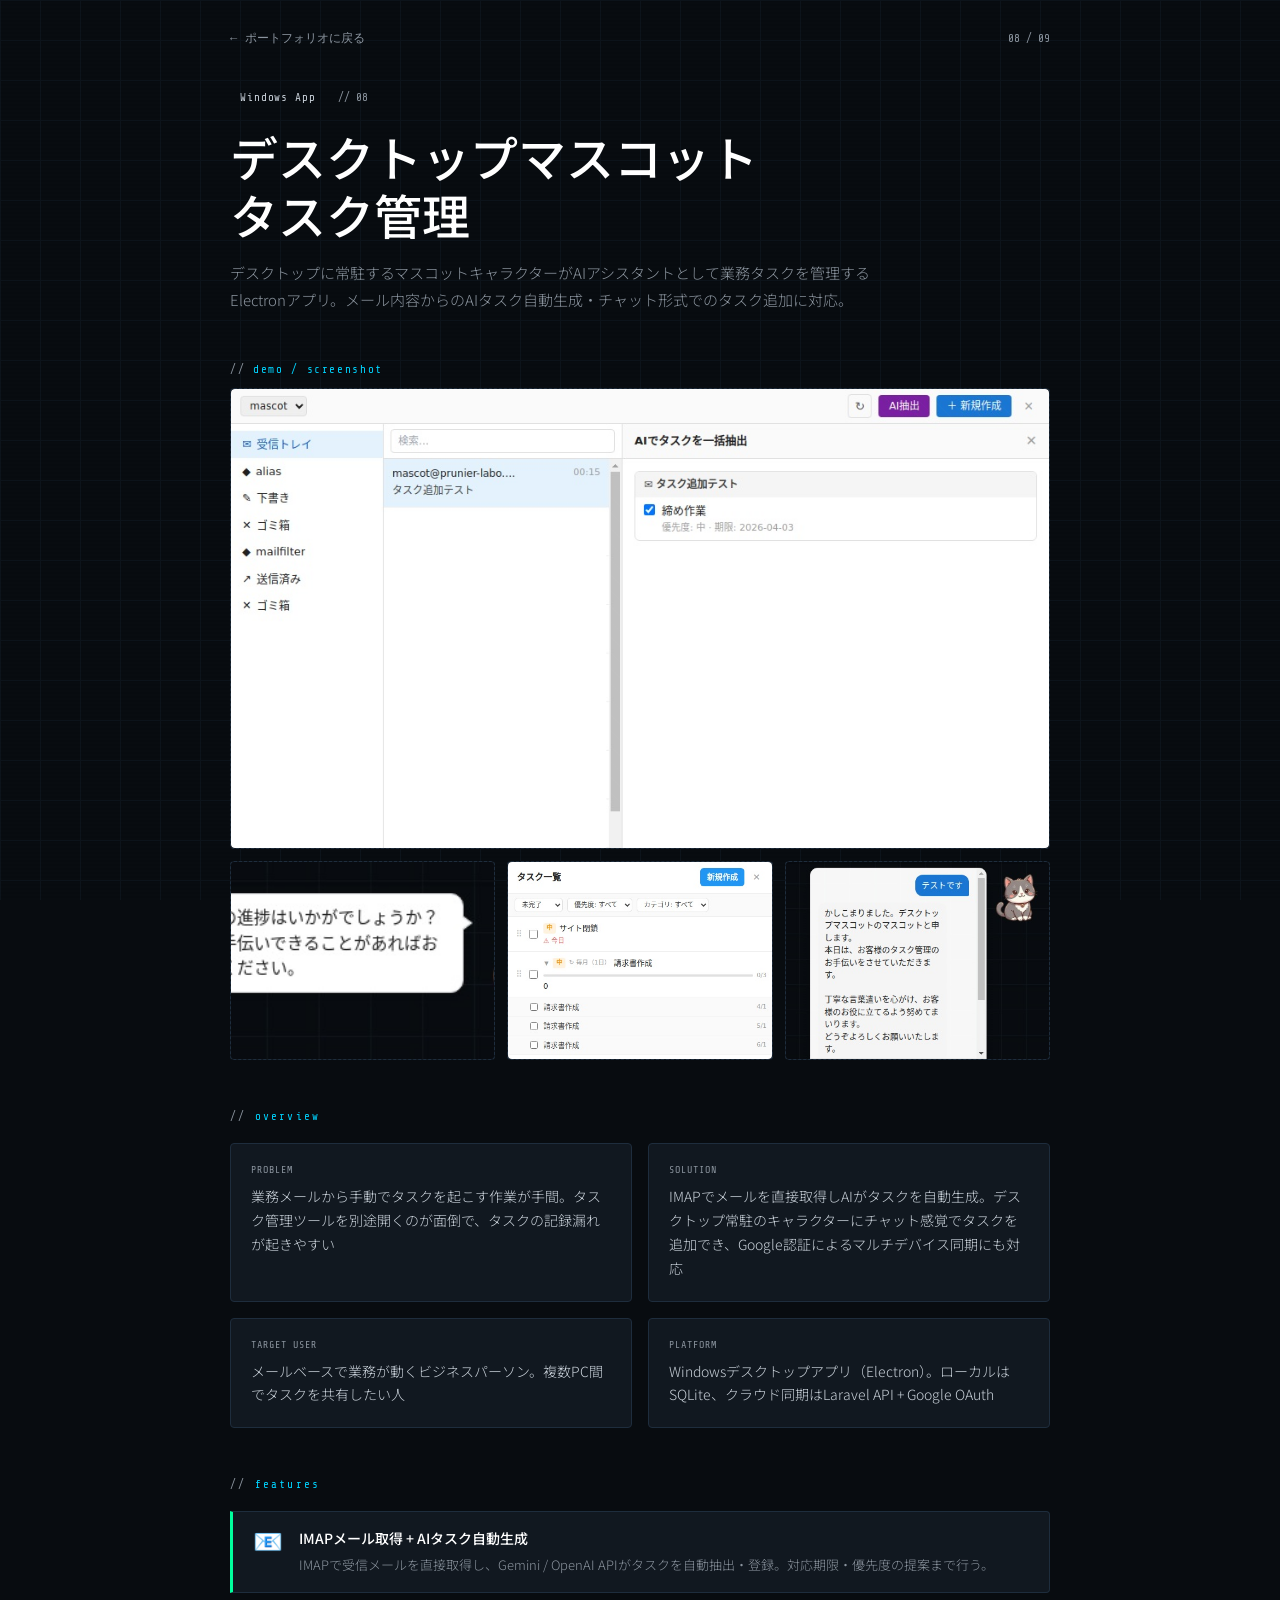
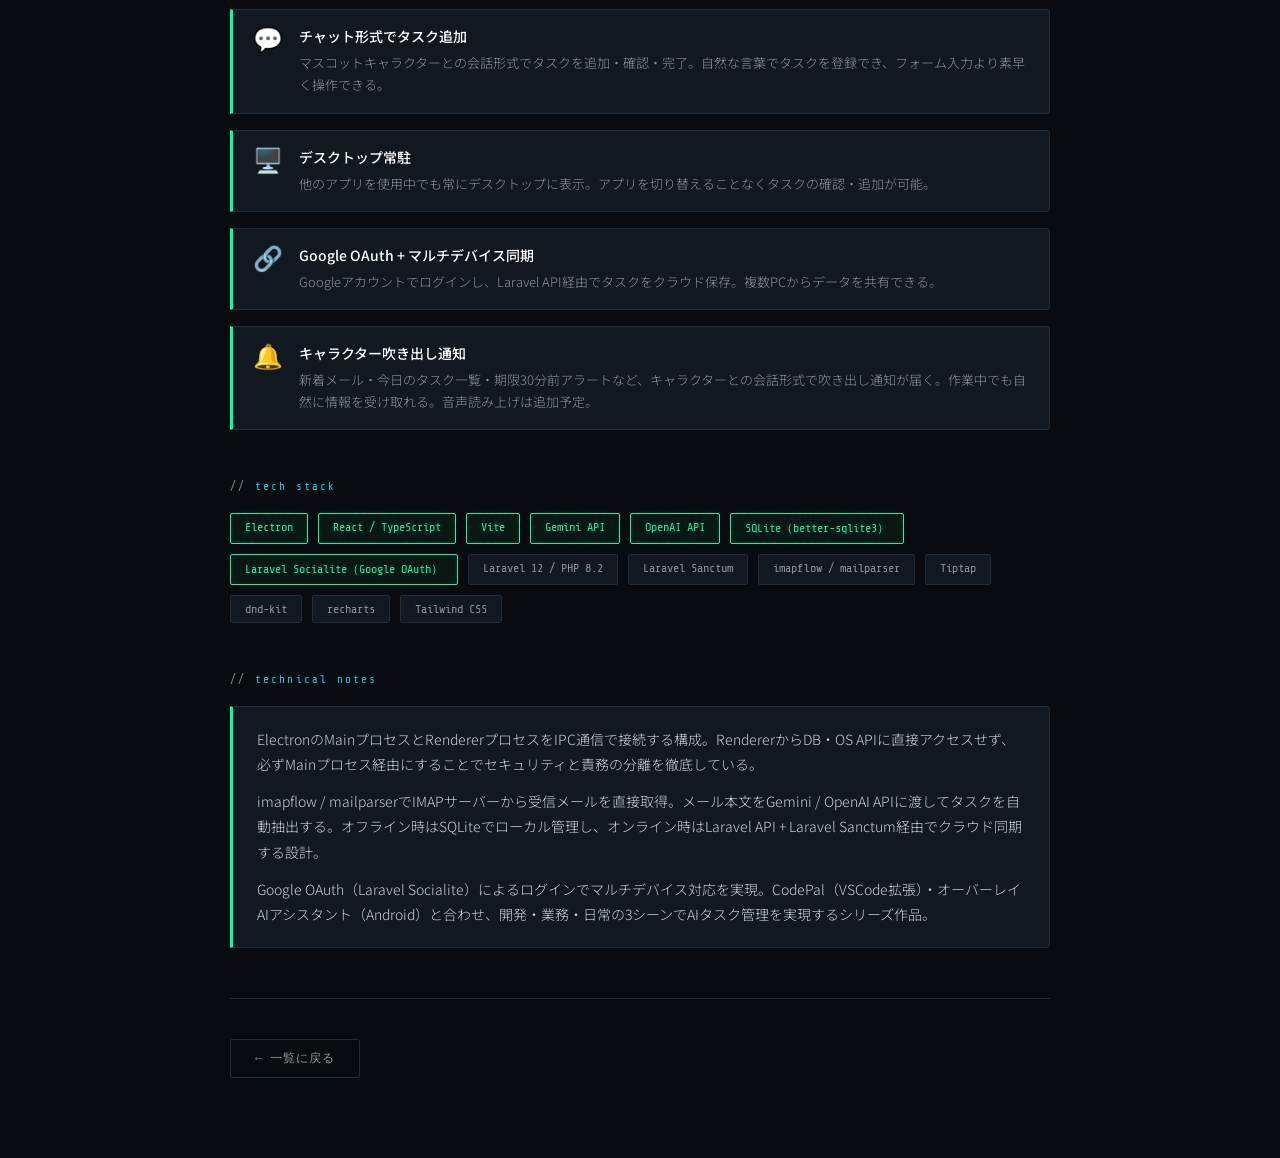
<file: works/desktopmascot.html>
<!DOCTYPE html>
<html lang="ja">
<head>
<meta charset="UTF-8">
<meta name="viewport" content="width=device-width, initial-scale=1.0">
<title>デスクトップマスコット タスク管理 | Portfolio</title>
<link rel="stylesheet" href="style.css">
<style>
  .feature-item { border-left-color: var(--accent2); }
  .tech-tag.highlight { border-color: var(--accent2); color: var(--accent2); background: rgba(0,255,157,0.05); }
  .notes-box { border-left-color: var(--accent2); }
  .btn-primary { background: var(--accent2); border-color: var(--accent2); color: #000; }
  .btn-primary:hover { background: transparent; color: var(--accent2); }
</style>
</head>
<body>
<div class="scanline"></div>
<div class="page-wrapper">

  <nav class="nav">
    <a class="back-link" href="../index.html">ポートフォリオに戻る</a>
    <span class="nav-num">08 / 09</span>
  </nav>

  <div class="hero">
    <div class="hero-meta">
      <span class="type-badge type-win">Windows App</span>
      <span class="hero-num">// 08</span>
    </div>
    <h1>デスクトップマスコット<br>タスク管理</h1>
    <p class="hero-desc">
      デスクトップに常駐するマスコットキャラクターがAIアシスタントとして業務タスクを管理するElectronアプリ。メール内容からのAIタスク自動生成・チャット形式でのタスク追加に対応。
    </p>
  </div>

  <div class="media-block">
    <div class="media-label">demo / screenshot</div>
    <div class="media-main">
      <img src="../images/mascot-main.jpg" alt="AIメールタスク抽出" style="width:100%;height:100%;object-fit:cover;object-position:top;border-radius:4px;">
    </div>
    <div class="media-sub-grid">
      <div class="media-sub">
        <img src="../images/mascot-bubble.jpg" alt="キャラクター吹き出し通知" style="width:100%;height:100%;object-fit:cover;object-position:top;border-radius:4px;">
      </div>
      <div class="media-sub">
        <img src="../images/mascot-tasks.jpg" alt="タスク一覧" style="width:100%;height:100%;object-fit:cover;object-position:top;border-radius:4px;">
      </div>
      <div class="media-sub">
        <img src="../images/mascot-chat.jpg" alt="チャット画面" style="width:100%;height:100%;object-fit:cover;object-position:top;border-radius:4px;">
      </div>
    </div>
  </div>

  <div class="section">
    <div class="section-title">overview</div>
    <div class="overview-grid">
      <div class="overview-card">
        <div class="overview-card-label">PROBLEM</div>
        <div class="overview-card-value">業務メールから手動でタスクを起こす作業が手間。タスク管理ツールを別途開くのが面倒で、タスクの記録漏れが起きやすい</div>
      </div>
      <div class="overview-card">
        <div class="overview-card-label">SOLUTION</div>
        <div class="overview-card-value">IMAPでメールを直接取得しAIがタスクを自動生成。デスクトップ常駐のキャラクターにチャット感覚でタスクを追加でき、Google認証によるマルチデバイス同期にも対応</div>
      </div>
      <div class="overview-card">
        <div class="overview-card-label">TARGET USER</div>
        <div class="overview-card-value">メールベースで業務が動くビジネスパーソン。複数PC間でタスクを共有したい人</div>
      </div>
      <div class="overview-card">
        <div class="overview-card-label">PLATFORM</div>
        <div class="overview-card-value">Windowsデスクトップアプリ（Electron）。ローカルはSQLite、クラウド同期はLaravel API + Google OAuth</div>
      </div>
    </div>
  </div>

  <div class="section">
    <div class="section-title">features</div>
    <div class="features-list">
      <div class="feature-item">
        <div class="feature-icon">📧</div>
        <div class="feature-content">
          <div class="feature-title">IMAPメール取得 + AIタスク自動生成</div>
          <div class="feature-desc">IMAPで受信メールを直接取得し、Gemini / OpenAI APIがタスクを自動抽出・登録。対応期限・優先度の提案まで行う。</div>
        </div>
      </div>
      <div class="feature-item">
        <div class="feature-icon">💬</div>
        <div class="feature-content">
          <div class="feature-title">チャット形式でタスク追加</div>
          <div class="feature-desc">マスコットキャラクターとの会話形式でタスクを追加・確認・完了。自然な言葉でタスクを登録でき、フォーム入力より素早く操作できる。</div>
        </div>
      </div>
      <div class="feature-item">
        <div class="feature-icon">🖥️</div>
        <div class="feature-content">
          <div class="feature-title">デスクトップ常駐</div>
          <div class="feature-desc">他のアプリを使用中でも常にデスクトップに表示。アプリを切り替えることなくタスクの確認・追加が可能。</div>
        </div>
      </div>
      <div class="feature-item">
        <div class="feature-icon">🔗</div>
        <div class="feature-content">
          <div class="feature-title">Google OAuth + マルチデバイス同期</div>
          <div class="feature-desc">Googleアカウントでログインし、Laravel API経由でタスクをクラウド保存。複数PCからデータを共有できる。</div>
        </div>
      </div>
      <div class="feature-item">
        <div class="feature-icon">🔔</div>
        <div class="feature-content">
          <div class="feature-title">キャラクター吹き出し通知</div>
          <div class="feature-desc">新着メール・今日のタスク一覧・期限30分前アラートなど、キャラクターとの会話形式で吹き出し通知が届く。作業中でも自然に情報を受け取れる。音声読み上げは追加予定。</div>
        </div>
      </div>
    </div>
  </div>

  <div class="section">
    <div class="section-title">tech stack</div>
    <div class="tech-grid">
      <span class="tech-tag highlight">Electron</span>
      <span class="tech-tag highlight">React / TypeScript</span>
      <span class="tech-tag highlight">Vite</span>
      <span class="tech-tag highlight">Gemini API</span>
      <span class="tech-tag highlight">OpenAI API</span>
      <span class="tech-tag highlight">SQLite（better-sqlite3）</span>
      <span class="tech-tag highlight">Laravel Socialite（Google OAuth）</span>
      <span class="tech-tag">Laravel 12 / PHP 8.2</span>
      <span class="tech-tag">Laravel Sanctum</span>
      <span class="tech-tag">imapflow / mailparser</span>
      <span class="tech-tag">Tiptap</span>
      <span class="tech-tag">dnd-kit</span>
      <span class="tech-tag">recharts</span>
      <span class="tech-tag">Tailwind CSS</span>
    </div>
  </div>

  <div class="section">
    <div class="section-title">technical notes</div>
    <div class="notes-box">
      <p>ElectronのMainプロセスとRendererプロセスをIPC通信で接続する構成。RendererからDB・OS APIに直接アクセスせず、必ずMainプロセス経由にすることでセキュリティと責務の分離を徹底している。</p>
      <p>imapflow / mailparserでIMAPサーバーから受信メールを直接取得。メール本文をGemini / OpenAI APIに渡してタスクを自動抽出する。オフライン時はSQLiteでローカル管理し、オンライン時はLaravel API + Laravel Sanctum経由でクラウド同期する設計。</p>
      <p>Google OAuth（Laravel Socialite）によるログインでマルチデバイス対応を実現。CodePal（VSCode拡張）・オーバーレイAIアシスタント（Android）と合わせ、開発・業務・日常の3シーンでAIタスク管理を実現するシリーズ作品。</p>
    </div>
  </div>

  <div class="links-row">
    <a class="btn btn-secondary" href="../index.html">← 一覧に戻る</a>
  </div>

</div>
<script src="works.js"></script>
</body>
</html>
</file>
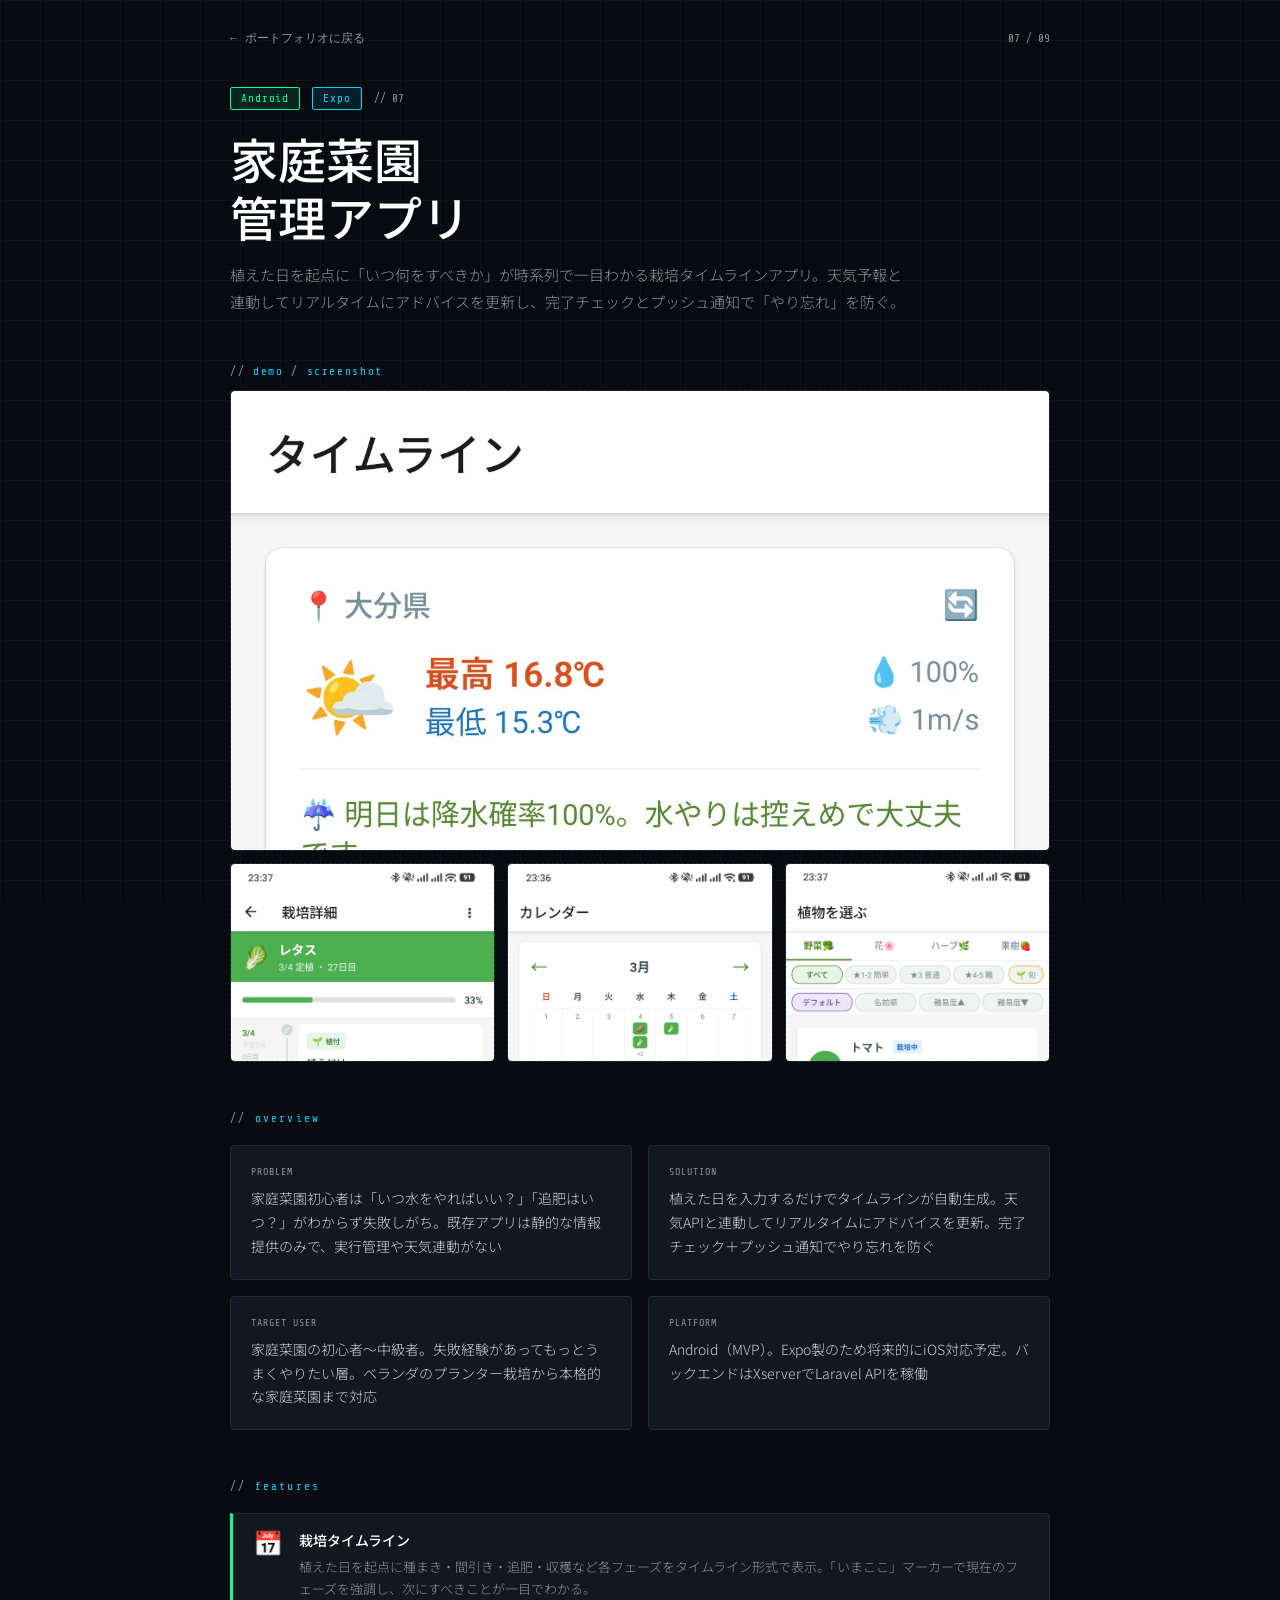
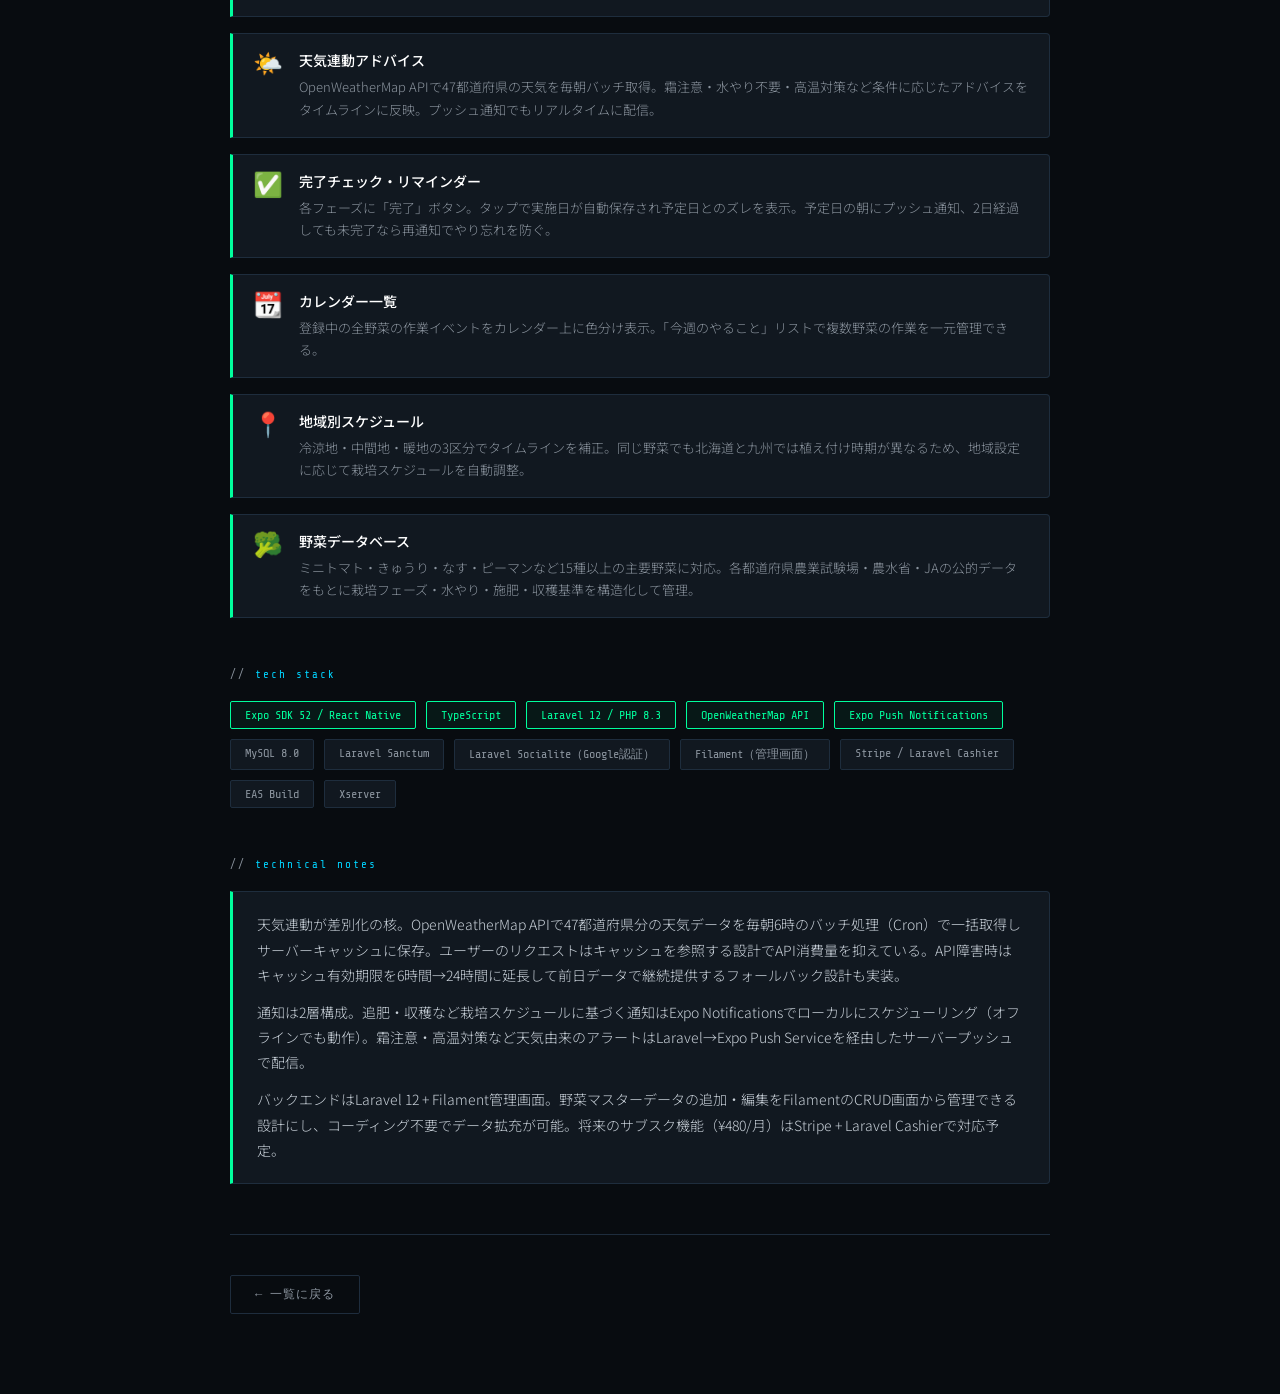
<file: works/garden-app.html>
<!DOCTYPE html>
<html lang="ja">
<head>
<meta charset="UTF-8">
<meta name="viewport" content="width=device-width, initial-scale=1.0">
<title>家庭菜園管理アプリ | Portfolio</title>
<link rel="stylesheet" href="style.css">
<style>
  .feature-item { border-left-color: var(--accent2); }
  .tech-tag.highlight { border-color: var(--accent2); color: var(--accent2); background: rgba(0,255,157,0.05); }
  .notes-box { border-left-color: var(--accent2); }
  .btn-primary { background: var(--accent2); border-color: var(--accent2); color: #000; }
  .btn-primary:hover { background: transparent; color: var(--accent2); }
</style>
</head>
<body>
<div class="scanline"></div>
<div class="page-wrapper">

  <nav class="nav">
    <a class="back-link" href="../index.html">ポートフォリオに戻る</a>
    <span class="nav-num">07 / 09</span>
  </nav>

  <div class="hero">
    <div class="hero-meta">
      <span class="type-badge type-app">Android</span>
      <span class="type-badge type-web">Expo</span>
      <span class="hero-num">// 07</span>
    </div>
    <h1>家庭菜園<br>管理アプリ</h1>
    <p class="hero-desc">
      植えた日を起点に「いつ何をすべきか」が時系列で一目わかる栽培タイムラインアプリ。天気予報と連動してリアルタイムにアドバイスを更新し、完了チェックとプッシュ通知で「やり忘れ」を防ぐ。
    </p>
  </div>

  <div class="media-block">
    <div class="media-label">demo / screenshot</div>
    <div class="media-main">
      <img src="../images/garden-timeline.jpg" alt="タイムライン・天気連動アドバイス画面" style="width:100%;height:100%;object-fit:cover;object-position:top;border-radius:4px;">
    </div>
    <div class="media-sub-grid">
      <div class="media-sub">
        <img src="../images/garden-detail.jpg" alt="栽培詳細タイムライン" style="width:100%;height:100%;object-fit:cover;object-position:top;border-radius:4px;">
      </div>
      <div class="media-sub">
        <img src="../images/garden-calendar.jpg" alt="カレンダー・今週のやること" style="width:100%;height:100%;object-fit:cover;object-position:top;border-radius:4px;">
      </div>
      <div class="media-sub">
        <img src="../images/garden-select.jpg" alt="野菜選択画面" style="width:100%;height:100%;object-fit:cover;object-position:top;border-radius:4px;">
      </div>
    </div>
  </div>

  <div class="section">
    <div class="section-title">overview</div>
    <div class="overview-grid">
      <div class="overview-card">
        <div class="overview-card-label">PROBLEM</div>
        <div class="overview-card-value">家庭菜園初心者は「いつ水をやればいい？」「追肥はいつ？」がわからず失敗しがち。既存アプリは静的な情報提供のみで、実行管理や天気連動がない</div>
      </div>
      <div class="overview-card">
        <div class="overview-card-label">SOLUTION</div>
        <div class="overview-card-value">植えた日を入力するだけでタイムラインが自動生成。天気APIと連動してリアルタイムにアドバイスを更新。完了チェック＋プッシュ通知でやり忘れを防ぐ</div>
      </div>
      <div class="overview-card">
        <div class="overview-card-label">TARGET USER</div>
        <div class="overview-card-value">家庭菜園の初心者〜中級者。失敗経験があってもっとうまくやりたい層。ベランダのプランター栽培から本格的な家庭菜園まで対応</div>
      </div>
      <div class="overview-card">
        <div class="overview-card-label">PLATFORM</div>
        <div class="overview-card-value">Android（MVP）。Expo製のため将来的にiOS対応予定。バックエンドはXserverでLaravel APIを稼働</div>
      </div>
    </div>
  </div>

  <div class="section">
    <div class="section-title">features</div>
    <div class="features-list">
      <div class="feature-item">
        <div class="feature-icon">📅</div>
        <div class="feature-content">
          <div class="feature-title">栽培タイムライン</div>
          <div class="feature-desc">植えた日を起点に種まき・間引き・追肥・収穫など各フェーズをタイムライン形式で表示。「いまここ」マーカーで現在のフェーズを強調し、次にすべきことが一目でわかる。</div>
        </div>
      </div>
      <div class="feature-item">
        <div class="feature-icon">🌤️</div>
        <div class="feature-content">
          <div class="feature-title">天気連動アドバイス</div>
          <div class="feature-desc">OpenWeatherMap APIで47都道府県の天気を毎朝バッチ取得。霜注意・水やり不要・高温対策など条件に応じたアドバイスをタイムラインに反映。プッシュ通知でもリアルタイムに配信。</div>
        </div>
      </div>
      <div class="feature-item">
        <div class="feature-icon">✅</div>
        <div class="feature-content">
          <div class="feature-title">完了チェック・リマインダー</div>
          <div class="feature-desc">各フェーズに「完了」ボタン。タップで実施日が自動保存され予定日とのズレを表示。予定日の朝にプッシュ通知、2日経過しても未完了なら再通知でやり忘れを防ぐ。</div>
        </div>
      </div>
      <div class="feature-item">
        <div class="feature-icon">📆</div>
        <div class="feature-content">
          <div class="feature-title">カレンダー一覧</div>
          <div class="feature-desc">登録中の全野菜の作業イベントをカレンダー上に色分け表示。「今週のやること」リストで複数野菜の作業を一元管理できる。</div>
        </div>
      </div>
      <div class="feature-item">
        <div class="feature-icon">📍</div>
        <div class="feature-content">
          <div class="feature-title">地域別スケジュール</div>
          <div class="feature-desc">冷涼地・中間地・暖地の3区分でタイムラインを補正。同じ野菜でも北海道と九州では植え付け時期が異なるため、地域設定に応じて栽培スケジュールを自動調整。</div>
        </div>
      </div>
      <div class="feature-item">
        <div class="feature-icon">🥦</div>
        <div class="feature-content">
          <div class="feature-title">野菜データベース</div>
          <div class="feature-desc">ミニトマト・きゅうり・なす・ピーマンなど15種以上の主要野菜に対応。各都道府県農業試験場・農水省・JAの公的データをもとに栽培フェーズ・水やり・施肥・収穫基準を構造化して管理。</div>
        </div>
      </div>
    </div>
  </div>

  <div class="section">
    <div class="section-title">tech stack</div>
    <div class="tech-grid">
      <span class="tech-tag highlight">Expo SDK 52 / React Native</span>
      <span class="tech-tag highlight">TypeScript</span>
      <span class="tech-tag highlight">Laravel 12 / PHP 8.3</span>
      <span class="tech-tag highlight">OpenWeatherMap API</span>
      <span class="tech-tag highlight">Expo Push Notifications</span>
      <span class="tech-tag">MySQL 8.0</span>
      <span class="tech-tag">Laravel Sanctum</span>
      <span class="tech-tag">Laravel Socialite（Google認証）</span>
      <span class="tech-tag">Filament（管理画面）</span>
      <span class="tech-tag">Stripe / Laravel Cashier</span>
      <span class="tech-tag">EAS Build</span>
      <span class="tech-tag">Xserver</span>
    </div>
  </div>

  <div class="section">
    <div class="section-title">technical notes</div>
    <div class="notes-box">
      <p>天気連動が差別化の核。OpenWeatherMap APIで47都道府県分の天気データを毎朝6時のバッチ処理（Cron）で一括取得しサーバーキャッシュに保存。ユーザーのリクエストはキャッシュを参照する設計でAPI消費量を抑えている。API障害時はキャッシュ有効期限を6時間→24時間に延長して前日データで継続提供するフォールバック設計も実装。</p>
      <p>通知は2層構成。追肥・収穫など栽培スケジュールに基づく通知はExpo Notificationsでローカルにスケジューリング（オフラインでも動作）。霜注意・高温対策など天気由来のアラートはLaravel→Expo Push Serviceを経由したサーバープッシュで配信。</p>
      <p>バックエンドはLaravel 12 + Filament管理画面。野菜マスターデータの追加・編集をFilamentのCRUD画面から管理できる設計にし、コーディング不要でデータ拡充が可能。将来のサブスク機能（¥480/月）はStripe + Laravel Cashierで対応予定。</p>
    </div>
  </div>

  <div class="links-row">
    <a class="btn btn-secondary" href="../index.html">← 一覧に戻る</a>
  </div>

</div>
<script src="works.js"></script>
</body>
</html>
</file>
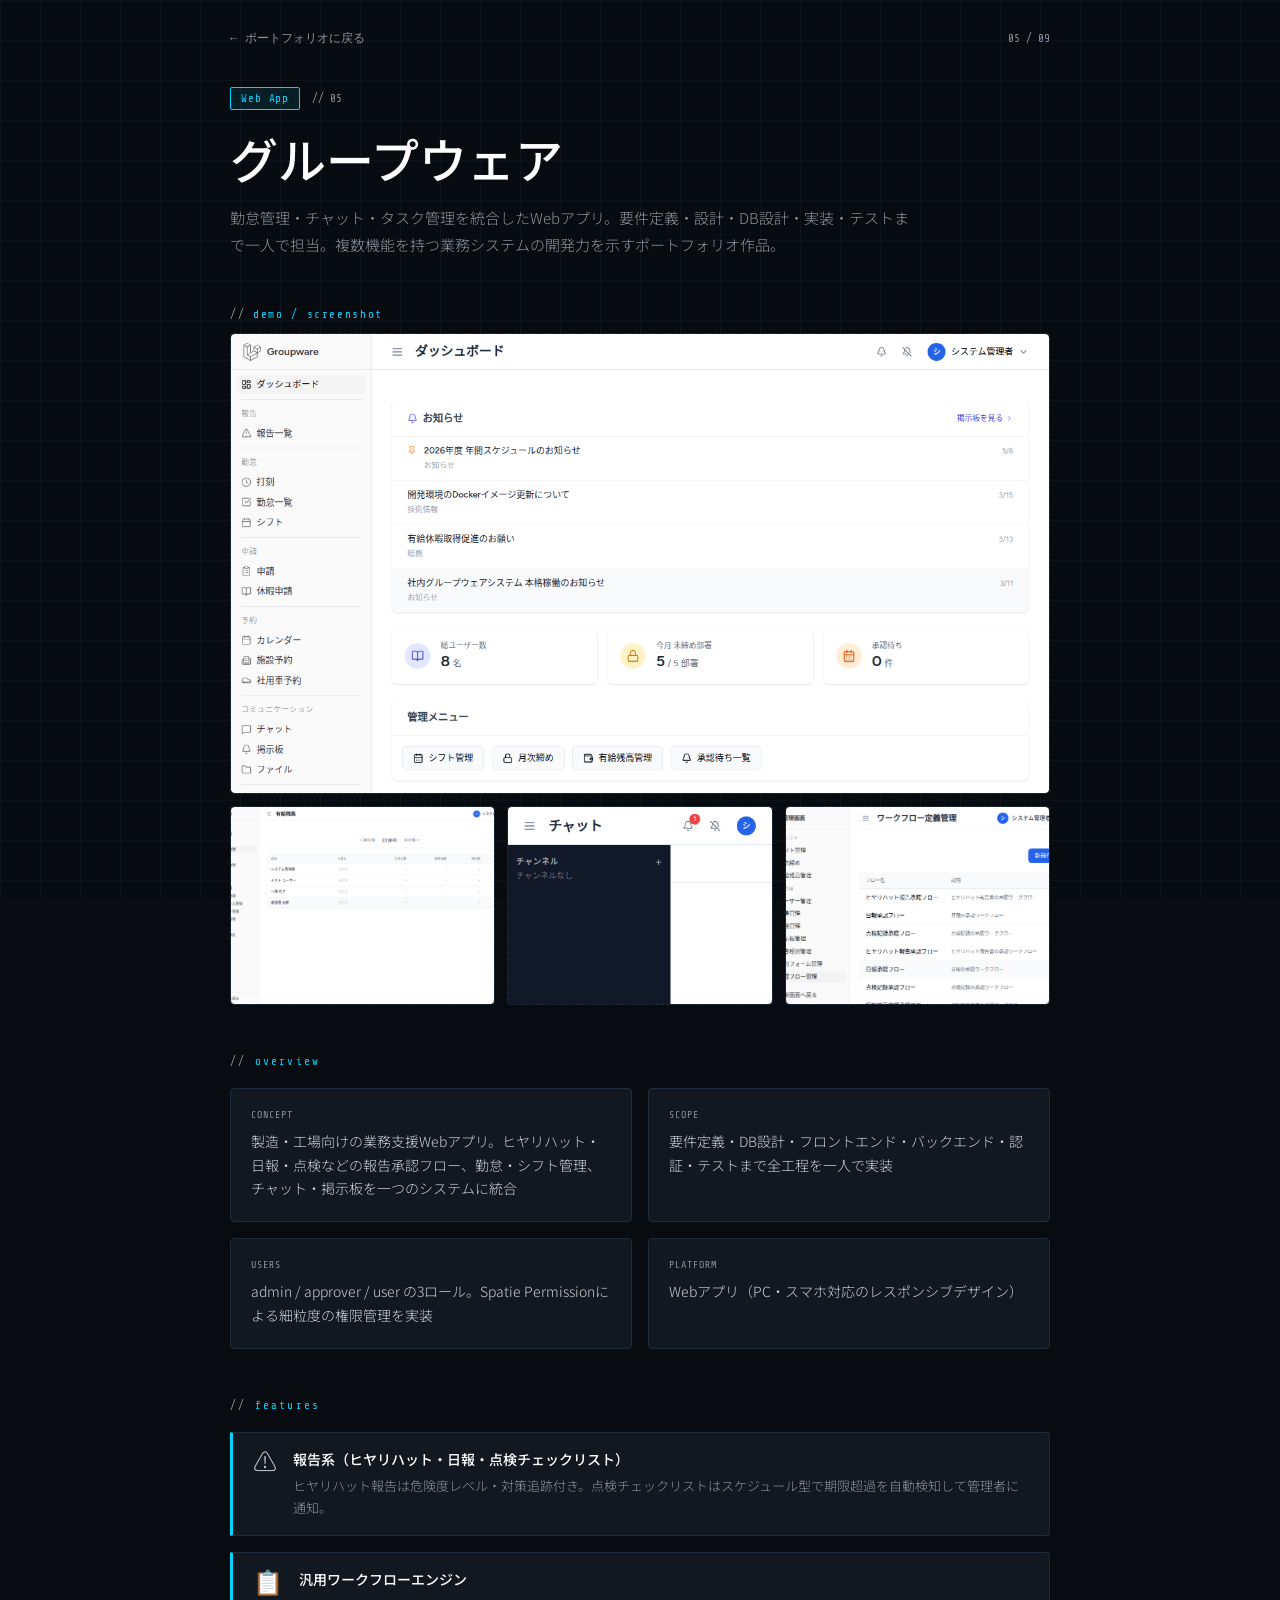
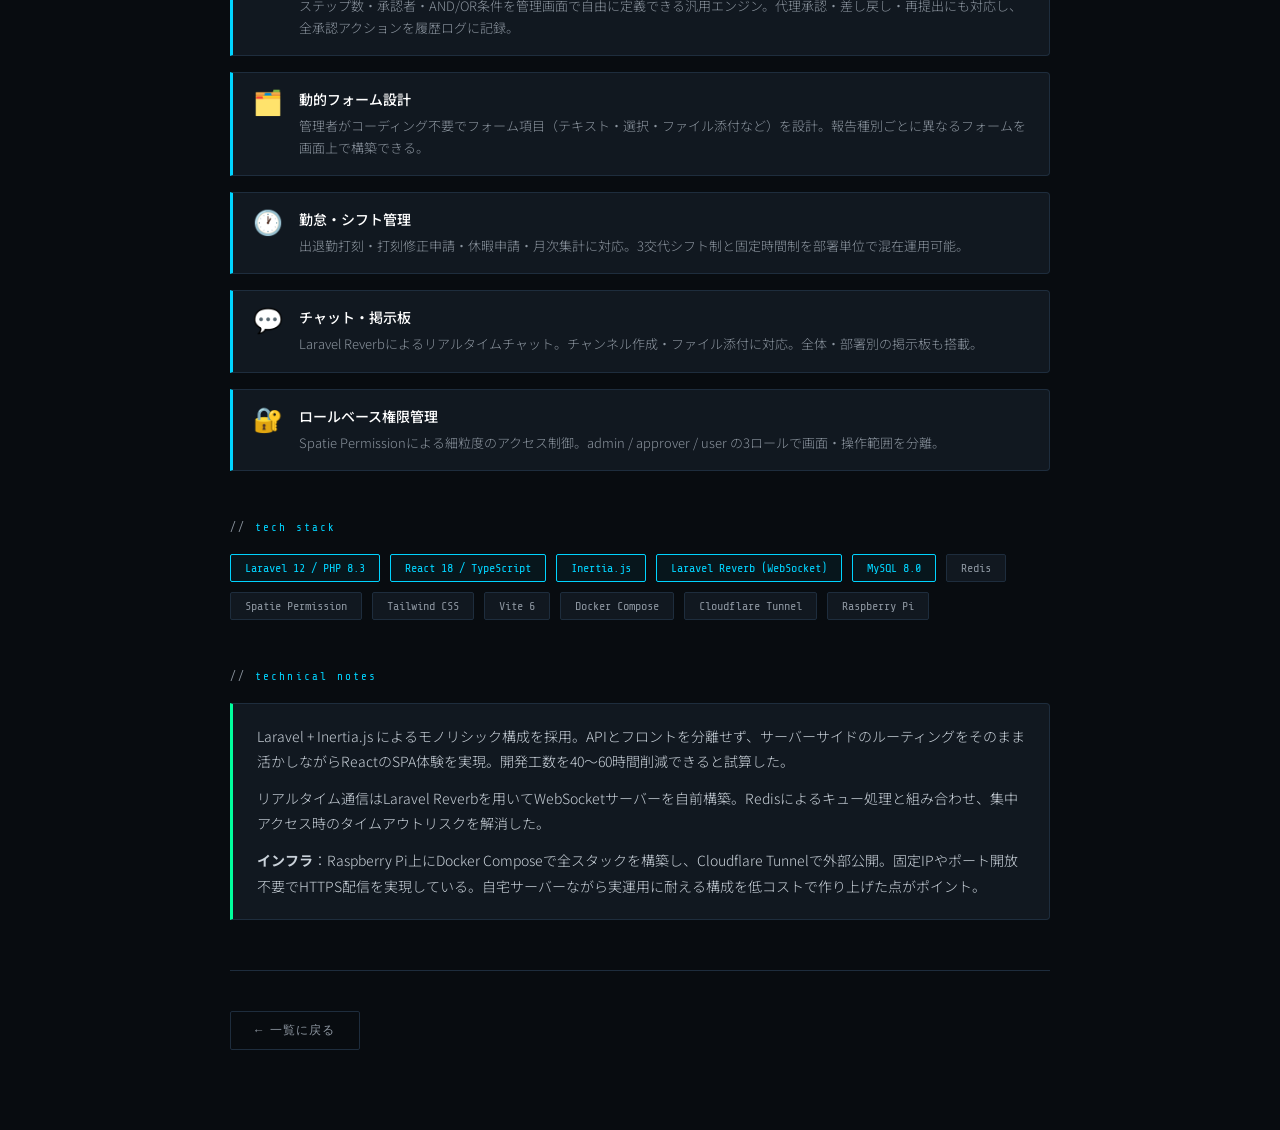
<file: works/groupware.html>
<!DOCTYPE html>
<html lang="ja">
<head>
<meta charset="UTF-8">
<meta name="viewport" content="width=device-width, initial-scale=1.0">
<title>グループウェア | Portfolio</title>
<link rel="stylesheet" href="style.css">
</head>
<body>
<div class="scanline"></div>
<div class="page-wrapper">

  <nav class="nav">
    <a class="back-link" href="../index.html">ポートフォリオに戻る</a>
    <span class="nav-num">05 / 09</span>
  </nav>

  <div class="hero">
    <div class="hero-meta">
      <span class="type-badge type-web">Web App</span>
      <span class="hero-num">// 05</span>
    </div>
    <h1>グループウェア</h1>
    <p class="hero-desc">
      勤怠管理・チャット・タスク管理を統合したWebアプリ。要件定義・設計・DB設計・実装・テストまで一人で担当。複数機能を持つ業務システムの開発力を示すポートフォリオ作品。
    </p>
  </div>

  <div class="media-block">
    <div class="media-label">demo / screenshot</div>
    <div class="media-main">
      <img src="../images/groupware.png" alt="グループウェア ダッシュボード" style="width:100%;height:100%;object-fit:cover;object-position:top;border-radius:4px;">
    </div>
    <div class="media-sub-grid">
      <div class="media-sub">
        <img src="../images/groupware-attendance.png" alt="勤怠管理画面" style="width:100%;height:100%;object-fit:cover;object-position:top;border-radius:4px;">
      </div>
      <div class="media-sub">
        <img src="../images/groupware-chat.png" alt="チャット画面" style="width:100%;height:100%;object-fit:cover;object-position:top;border-radius:4px;">
      </div>
      <div class="media-sub">
        <img src="../images/groupware-workflow.png" alt="ワークフロー管理画面" style="width:100%;height:100%;object-fit:cover;object-position:top;border-radius:4px;">
      </div>
    </div>
  </div>

  <div class="section">
    <div class="section-title">overview</div>
    <div class="overview-grid">
      <div class="overview-card">
        <div class="overview-card-label">CONCEPT</div>
        <div class="overview-card-value">製造・工場向けの業務支援Webアプリ。ヒヤリハット・日報・点検などの報告承認フロー、勤怠・シフト管理、チャット・掲示板を一つのシステムに統合</div>
      </div>
      <div class="overview-card">
        <div class="overview-card-label">SCOPE</div>
        <div class="overview-card-value">要件定義・DB設計・フロントエンド・バックエンド・認証・テストまで全工程を一人で実装</div>
      </div>
      <div class="overview-card">
        <div class="overview-card-label">USERS</div>
        <div class="overview-card-value">admin / approver / user の3ロール。Spatie Permissionによる細粒度の権限管理を実装</div>
      </div>
      <div class="overview-card">
        <div class="overview-card-label">PLATFORM</div>
        <div class="overview-card-value">Webアプリ（PC・スマホ対応のレスポンシブデザイン）</div>
      </div>
    </div>
  </div>

  <div class="section">
    <div class="section-title">features</div>
    <div class="features-list">
      <div class="feature-item">
        <div class="feature-icon">⚠️</div>
        <div class="feature-content">
          <div class="feature-title">報告系（ヒヤリハット・日報・点検チェックリスト）</div>
          <div class="feature-desc">ヒヤリハット報告は危険度レベル・対策追跡付き。点検チェックリストはスケジュール型で期限超過を自動検知して管理者に通知。</div>
        </div>
      </div>
      <div class="feature-item">
        <div class="feature-icon">📋</div>
        <div class="feature-content">
          <div class="feature-title">汎用ワークフローエンジン</div>
          <div class="feature-desc">ステップ数・承認者・AND/OR条件を管理画面で自由に定義できる汎用エンジン。代理承認・差し戻し・再提出にも対応し、全承認アクションを履歴ログに記録。</div>
        </div>
      </div>
      <div class="feature-item">
        <div class="feature-icon">🗂️</div>
        <div class="feature-content">
          <div class="feature-title">動的フォーム設計</div>
          <div class="feature-desc">管理者がコーディング不要でフォーム項目（テキスト・選択・ファイル添付など）を設計。報告種別ごとに異なるフォームを画面上で構築できる。</div>
        </div>
      </div>
      <div class="feature-item">
        <div class="feature-icon">🕐</div>
        <div class="feature-content">
          <div class="feature-title">勤怠・シフト管理</div>
          <div class="feature-desc">出退勤打刻・打刻修正申請・休暇申請・月次集計に対応。3交代シフト制と固定時間制を部署単位で混在運用可能。</div>
        </div>
      </div>
      <div class="feature-item">
        <div class="feature-icon">💬</div>
        <div class="feature-content">
          <div class="feature-title">チャット・掲示板</div>
          <div class="feature-desc">Laravel Reverbによるリアルタイムチャット。チャンネル作成・ファイル添付に対応。全体・部署別の掲示板も搭載。</div>
        </div>
      </div>
      <div class="feature-item">
        <div class="feature-icon">🔐</div>
        <div class="feature-content">
          <div class="feature-title">ロールベース権限管理</div>
          <div class="feature-desc">Spatie Permissionによる細粒度のアクセス制御。admin / approver / user の3ロールで画面・操作範囲を分離。</div>
        </div>
      </div>
    </div>
  </div>

  <div class="section">
    <div class="section-title">tech stack</div>
    <div class="tech-grid">
      <span class="tech-tag highlight">Laravel 12 / PHP 8.3</span>
      <span class="tech-tag highlight">React 18 / TypeScript</span>
      <span class="tech-tag highlight">Inertia.js</span>
      <span class="tech-tag highlight">Laravel Reverb (WebSocket)</span>
      <span class="tech-tag highlight">MySQL 8.0</span>
      <span class="tech-tag">Redis</span>
      <span class="tech-tag">Spatie Permission</span>
      <span class="tech-tag">Tailwind CSS</span>
      <span class="tech-tag">Vite 6</span>
      <span class="tech-tag">Docker Compose</span>
      <span class="tech-tag">Cloudflare Tunnel</span>
      <span class="tech-tag">Raspberry Pi</span>
    </div>
  </div>

  <div class="section">
    <div class="section-title">technical notes</div>
    <div class="notes-box">
      <p>Laravel + Inertia.js によるモノリシック構成を採用。APIとフロントを分離せず、サーバーサイドのルーティングをそのまま活かしながらReactのSPA体験を実現。開発工数を40〜60時間削減できると試算した。</p>
      <p>リアルタイム通信はLaravel Reverbを用いてWebSocketサーバーを自前構築。Redisによるキュー処理と組み合わせ、集中アクセス時のタイムアウトリスクを解消した。</p>
      <p><strong>インフラ</strong>：Raspberry Pi上にDocker Composeで全スタックを構築し、Cloudflare Tunnelで外部公開。固定IPやポート開放不要でHTTPS配信を実現している。自宅サーバーながら実運用に耐える構成を低コストで作り上げた点がポイント。</p>
    </div>
  </div>

  <div class="links-row">
    <a class="btn btn-secondary" href="../index.html">← 一覧に戻る</a>
  </div>

</div>
<script src="works.js"></script>
</body>
</html>
</file>
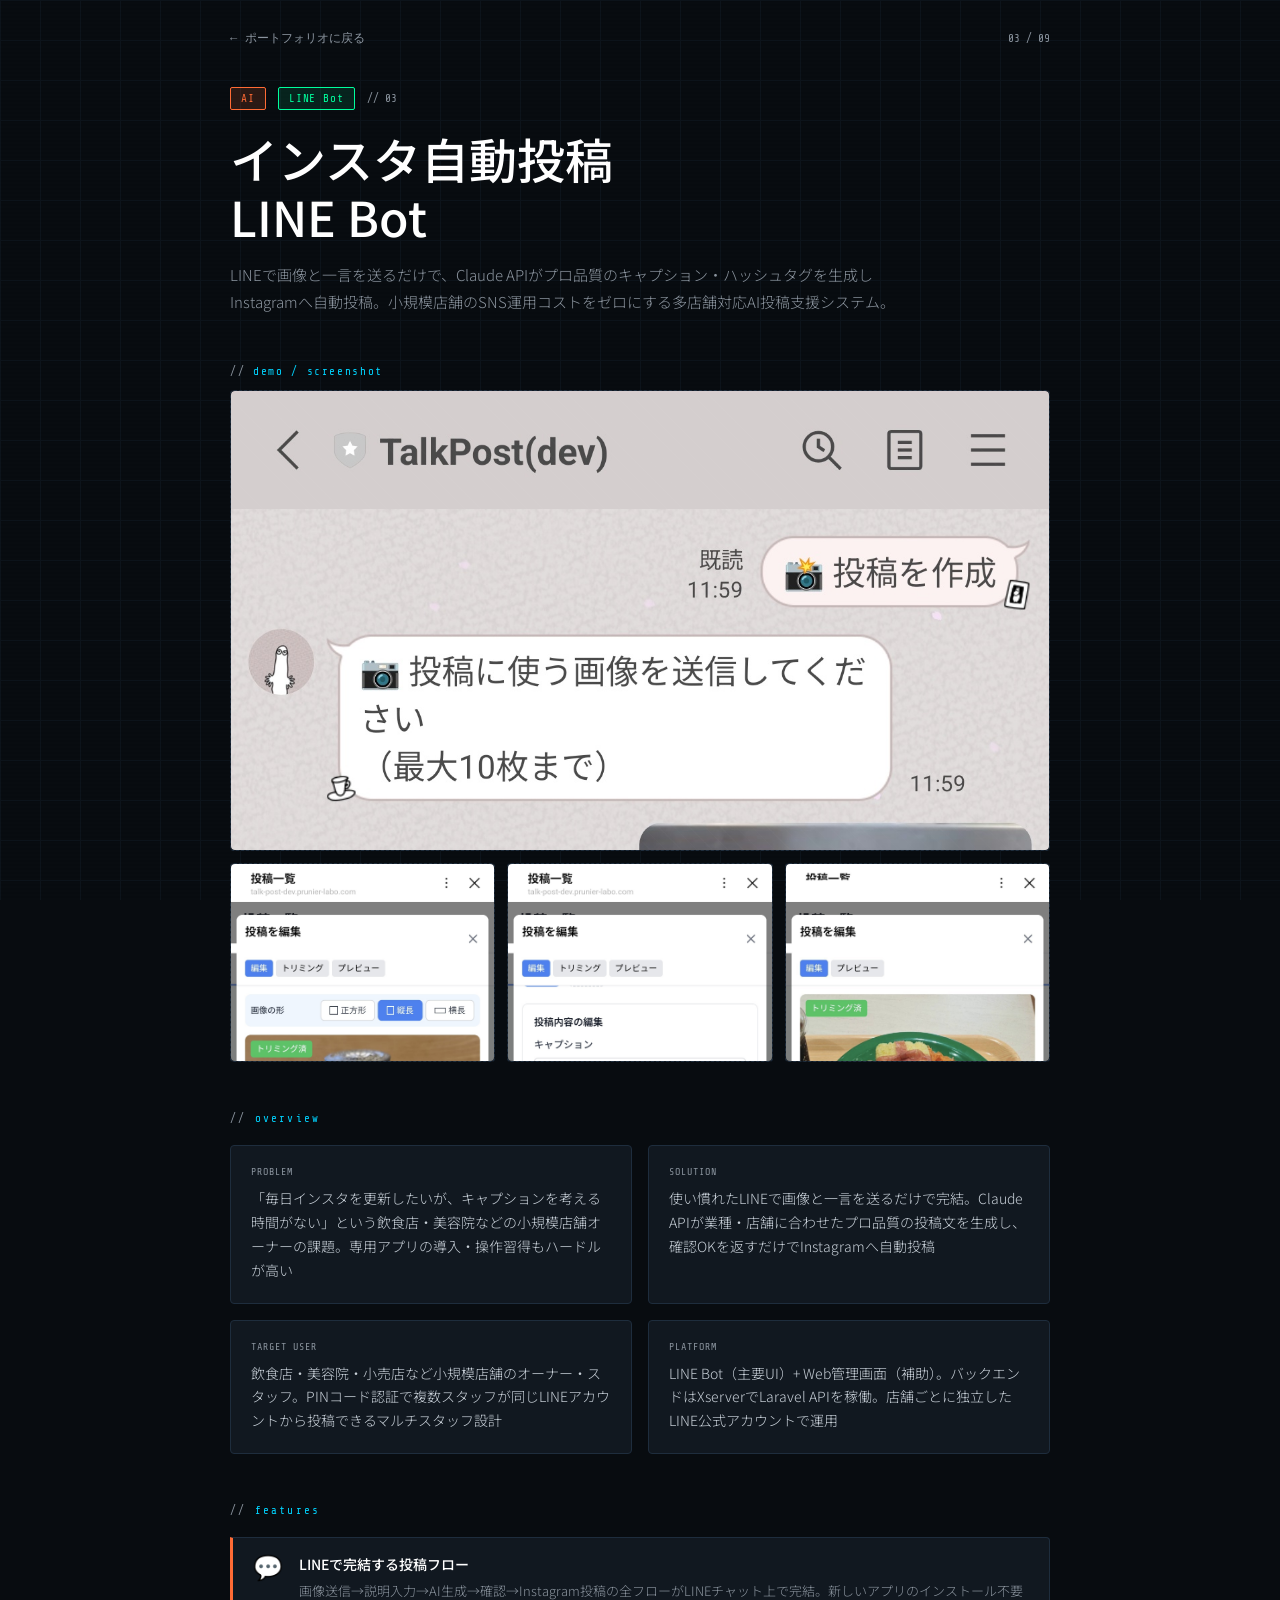
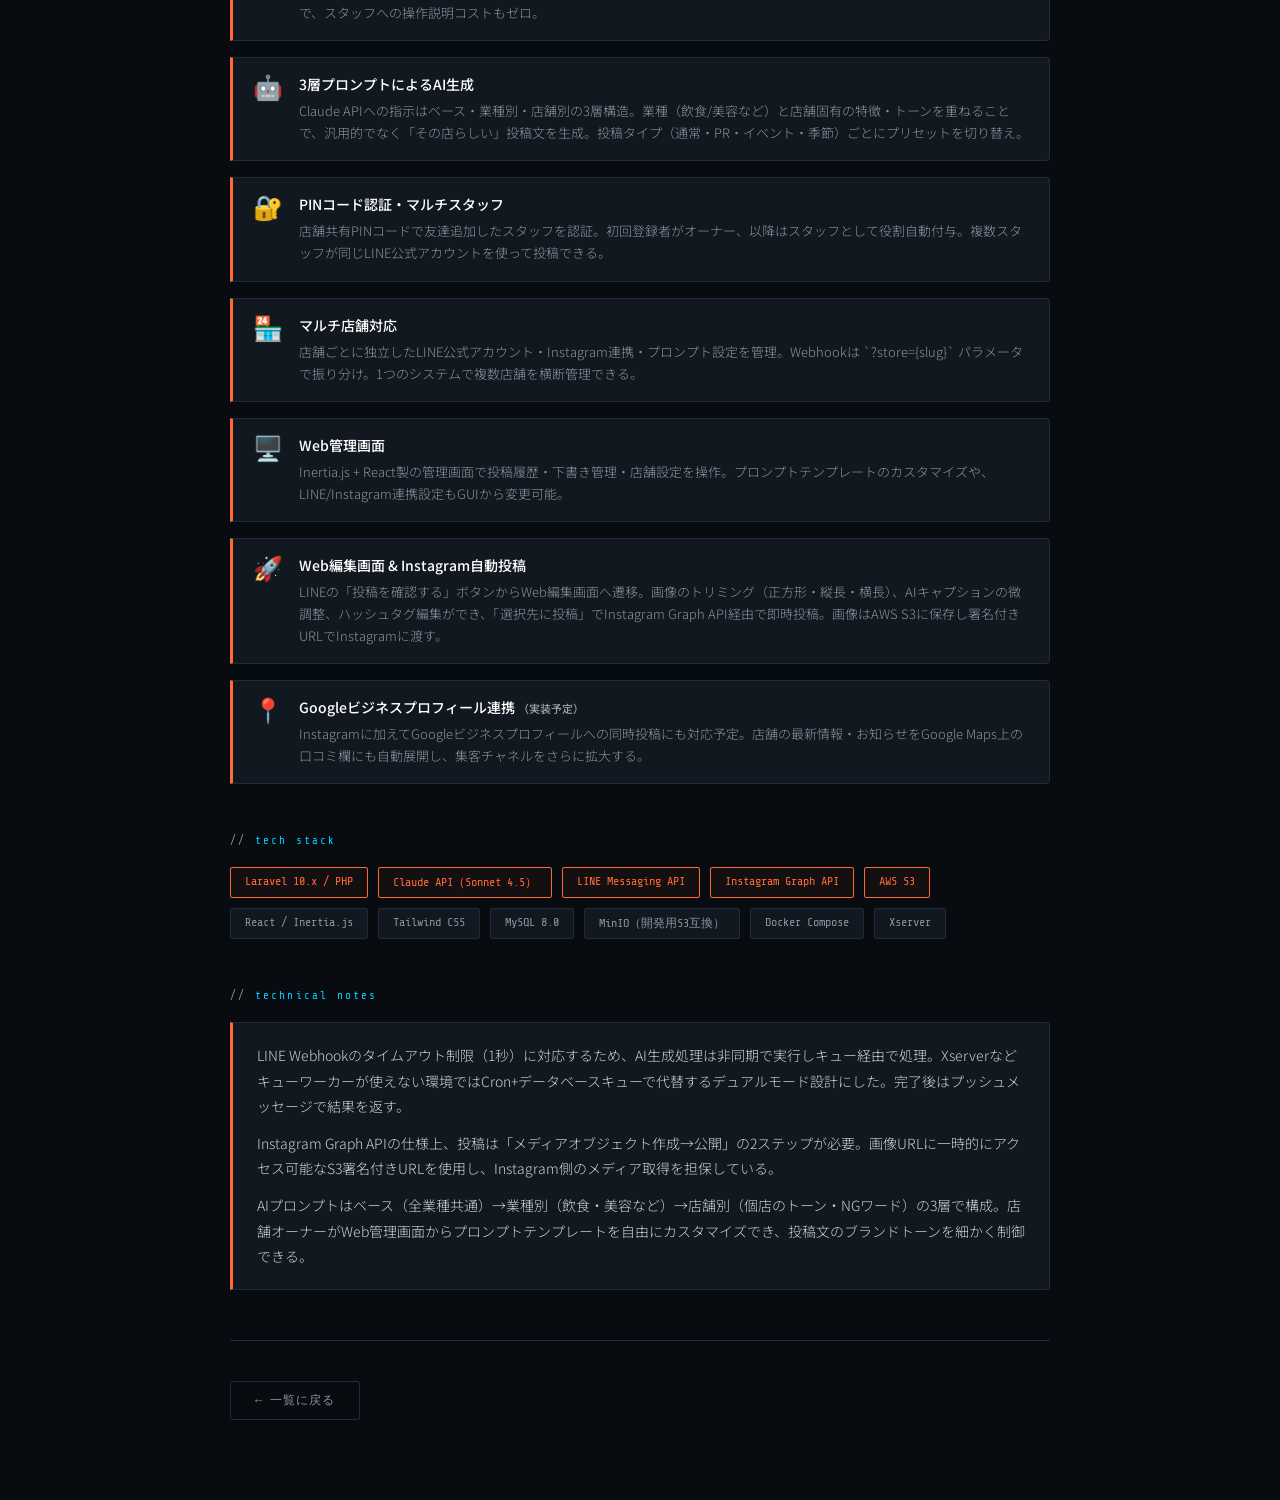
<file: works/instagram-line-bot.html>
<!DOCTYPE html>
<html lang="ja">
<head>
<meta charset="UTF-8">
<meta name="viewport" content="width=device-width, initial-scale=1.0">
<title>インスタ自動投稿 LINE Bot | Portfolio</title>
<link rel="stylesheet" href="style.css">
<style>
  .feature-item { border-left-color: var(--accent3); }
  .tech-tag.highlight { border-color: var(--accent3); color: var(--accent3); background: rgba(255,107,53,0.05); }
  .notes-box { border-left-color: var(--accent3); }
  .btn-primary { background: var(--accent3); border-color: var(--accent3); color: #fff; }
  .btn-primary:hover { background: transparent; color: var(--accent3); }
</style>
</head>
<body>
<div class="scanline"></div>
<div class="page-wrapper">

  <nav class="nav">
    <a class="back-link" href="../index.html">ポートフォリオに戻る</a>
    <span class="nav-num">03 / 09</span>
  </nav>

  <div class="hero">
    <div class="hero-meta">
      <span class="type-badge type-ai">AI</span>
      <span class="type-badge type-app">LINE Bot</span>
      <span class="hero-num">// 03</span>
    </div>
    <h1>インスタ自動投稿<br>LINE Bot</h1>
    <p class="hero-desc">
      LINEで画像と一言を送るだけで、Claude APIがプロ品質のキャプション・ハッシュタグを生成しInstagramへ自動投稿。小規模店舗のSNS運用コストをゼロにする多店舗対応AI投稿支援システム。
    </p>
  </div>

  <div class="media-block">
    <div class="media-label">demo / screenshot</div>
    <div class="media-main">
      <img src="../images/sns-line-flow.jpg" alt="LINEでの投稿フロー全体" style="width:100%;height:100%;object-fit:cover;object-position:top;border-radius:4px;">
    </div>
    <div class="media-sub-grid">
      <div class="media-sub">
        <img src="../images/sns-edit-trim.jpg" alt="投稿編集・画像トリミング画面" style="width:100%;height:100%;object-fit:cover;object-position:top;border-radius:4px;">
      </div>
      <div class="media-sub">
        <img src="../images/sns-edit-caption.jpg" alt="AI生成キャプション編集・Instagram投稿" style="width:100%;height:100%;object-fit:cover;object-position:top;border-radius:4px;">
      </div>
      <div class="media-sub">
        <img src="../images/sns-published.jpg" alt="公開済み投稿確認画面" style="width:100%;height:100%;object-fit:cover;object-position:top;border-radius:4px;">
      </div>
    </div>
  </div>

  <div class="section">
    <div class="section-title">overview</div>
    <div class="overview-grid">
      <div class="overview-card">
        <div class="overview-card-label">PROBLEM</div>
        <div class="overview-card-value">「毎日インスタを更新したいが、キャプションを考える時間がない」という飲食店・美容院などの小規模店舗オーナーの課題。専用アプリの導入・操作習得もハードルが高い</div>
      </div>
      <div class="overview-card">
        <div class="overview-card-label">SOLUTION</div>
        <div class="overview-card-value">使い慣れたLINEで画像と一言を送るだけで完結。Claude APIが業種・店舗に合わせたプロ品質の投稿文を生成し、確認OKを返すだけでInstagramへ自動投稿</div>
      </div>
      <div class="overview-card">
        <div class="overview-card-label">TARGET USER</div>
        <div class="overview-card-value">飲食店・美容院・小売店など小規模店舗のオーナー・スタッフ。PINコード認証で複数スタッフが同じLINEアカウントから投稿できるマルチスタッフ設計</div>
      </div>
      <div class="overview-card">
        <div class="overview-card-label">PLATFORM</div>
        <div class="overview-card-value">LINE Bot（主要UI）+ Web管理画面（補助）。バックエンドはXserverでLaravel APIを稼働。店舗ごとに独立したLINE公式アカウントで運用</div>
      </div>
    </div>
  </div>

  <div class="section">
    <div class="section-title">features</div>
    <div class="features-list">
      <div class="feature-item">
        <div class="feature-icon">💬</div>
        <div class="feature-content">
          <div class="feature-title">LINEで完結する投稿フロー</div>
          <div class="feature-desc">画像送信→説明入力→AI生成→確認→Instagram投稿の全フローがLINEチャット上で完結。新しいアプリのインストール不要で、スタッフへの操作説明コストもゼロ。</div>
        </div>
      </div>
      <div class="feature-item">
        <div class="feature-icon">🤖</div>
        <div class="feature-content">
          <div class="feature-title">3層プロンプトによるAI生成</div>
          <div class="feature-desc">Claude APIへの指示はベース・業種別・店舗別の3層構造。業種（飲食/美容など）と店舗固有の特徴・トーンを重ねることで、汎用的でなく「その店らしい」投稿文を生成。投稿タイプ（通常・PR・イベント・季節）ごとにプリセットを切り替え。</div>
        </div>
      </div>
      <div class="feature-item">
        <div class="feature-icon">🔐</div>
        <div class="feature-content">
          <div class="feature-title">PINコード認証・マルチスタッフ</div>
          <div class="feature-desc">店舗共有PINコードで友達追加したスタッフを認証。初回登録者がオーナー、以降はスタッフとして役割自動付与。複数スタッフが同じLINE公式アカウントを使って投稿できる。</div>
        </div>
      </div>
      <div class="feature-item">
        <div class="feature-icon">🏪</div>
        <div class="feature-content">
          <div class="feature-title">マルチ店舗対応</div>
          <div class="feature-desc">店舗ごとに独立したLINE公式アカウント・Instagram連携・プロンプト設定を管理。Webhookは `?store={slug}` パラメータで振り分け。1つのシステムで複数店舗を横断管理できる。</div>
        </div>
      </div>
      <div class="feature-item">
        <div class="feature-icon">🖥️</div>
        <div class="feature-content">
          <div class="feature-title">Web管理画面</div>
          <div class="feature-desc">Inertia.js + React製の管理画面で投稿履歴・下書き管理・店舗設定を操作。プロンプトテンプレートのカスタマイズや、LINE/Instagram連携設定もGUIから変更可能。</div>
        </div>
      </div>
      <div class="feature-item">
        <div class="feature-icon">🚀</div>
        <div class="feature-content">
          <div class="feature-title">Web編集画面 & Instagram自動投稿</div>
          <div class="feature-desc">LINEの「投稿を確認する」ボタンからWeb編集画面へ遷移。画像のトリミング（正方形・縦長・横長）、AIキャプションの微調整、ハッシュタグ編集ができ、「選択先に投稿」でInstagram Graph API経由で即時投稿。画像はAWS S3に保存し署名付きURLでInstagramに渡す。</div>
        </div>
      </div>
      <div class="feature-item">
        <div class="feature-icon">📍</div>
        <div class="feature-content">
          <div class="feature-title">Googleビジネスプロフィール連携 <span style="font-size:11px;opacity:0.6;">（実装予定）</span></div>
          <div class="feature-desc">Instagramに加えてGoogleビジネスプロフィールへの同時投稿にも対応予定。店舗の最新情報・お知らせをGoogle Maps上の口コミ欄にも自動展開し、集客チャネルをさらに拡大する。</div>
        </div>
      </div>
    </div>
  </div>

  <div class="section">
    <div class="section-title">tech stack</div>
    <div class="tech-grid">
      <span class="tech-tag highlight">Laravel 10.x / PHP</span>
      <span class="tech-tag highlight">Claude API（Sonnet 4.5）</span>
      <span class="tech-tag highlight">LINE Messaging API</span>
      <span class="tech-tag highlight">Instagram Graph API</span>
      <span class="tech-tag highlight">AWS S3</span>
      <span class="tech-tag">React / Inertia.js</span>
      <span class="tech-tag">Tailwind CSS</span>
      <span class="tech-tag">MySQL 8.0</span>
      <span class="tech-tag">MinIO（開発用S3互換）</span>
      <span class="tech-tag">Docker Compose</span>
      <span class="tech-tag">Xserver</span>
    </div>
  </div>

  <div class="section">
    <div class="section-title">technical notes</div>
    <div class="notes-box">
      <p>LINE Webhookのタイムアウト制限（1秒）に対応するため、AI生成処理は非同期で実行しキュー経由で処理。Xserverなどキューワーカーが使えない環境ではCron+データベースキューで代替するデュアルモード設計にした。完了後はプッシュメッセージで結果を返す。</p>
      <p>Instagram Graph APIの仕様上、投稿は「メディアオブジェクト作成→公開」の2ステップが必要。画像URLに一時的にアクセス可能なS3署名付きURLを使用し、Instagram側のメディア取得を担保している。</p>
      <p>AIプロンプトはベース（全業種共通）→業種別（飲食・美容など）→店舗別（個店のトーン・NGワード）の3層で構成。店舗オーナーがWeb管理画面からプロンプトテンプレートを自由にカスタマイズでき、投稿文のブランドトーンを細かく制御できる。</p>
    </div>
  </div>

  <div class="links-row">
    <a class="btn btn-secondary" href="../index.html">← 一覧に戻る</a>
  </div>

</div>
<script src="works.js"></script>
</body>
</html>
</file>
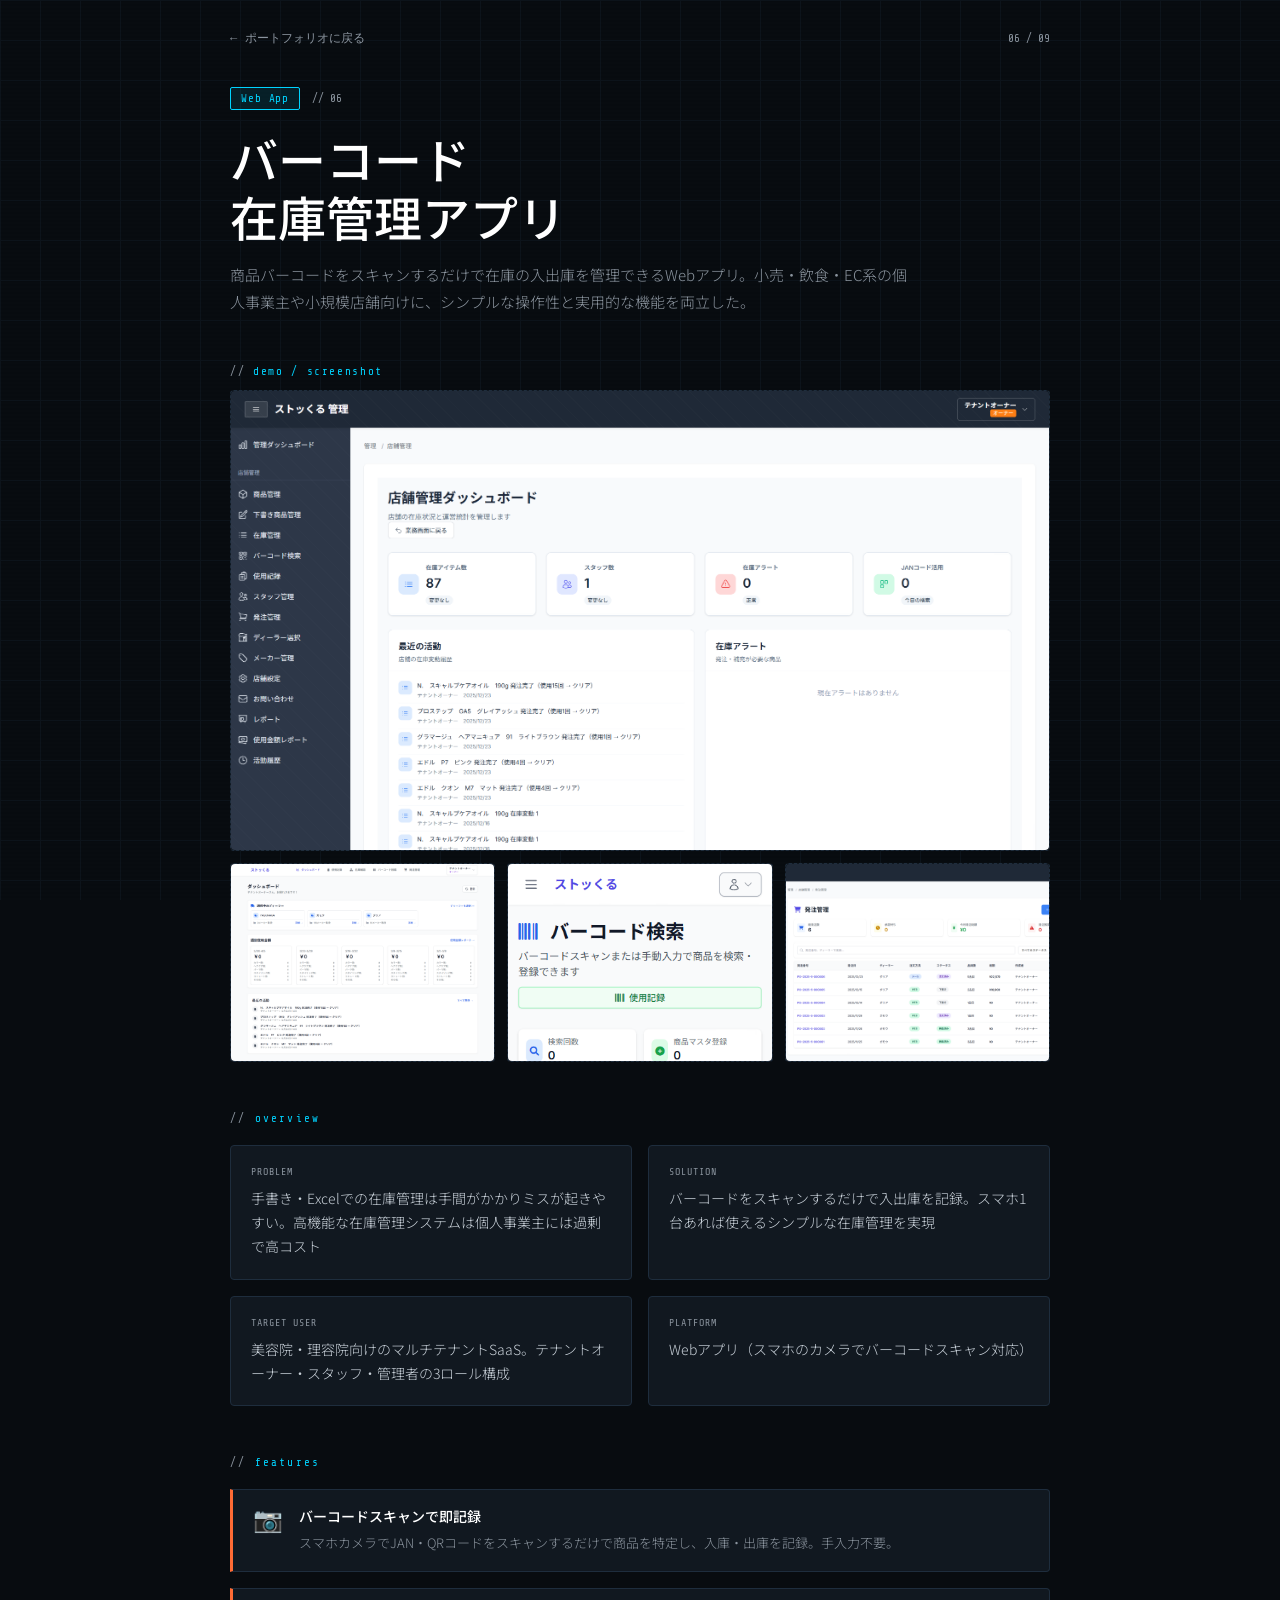
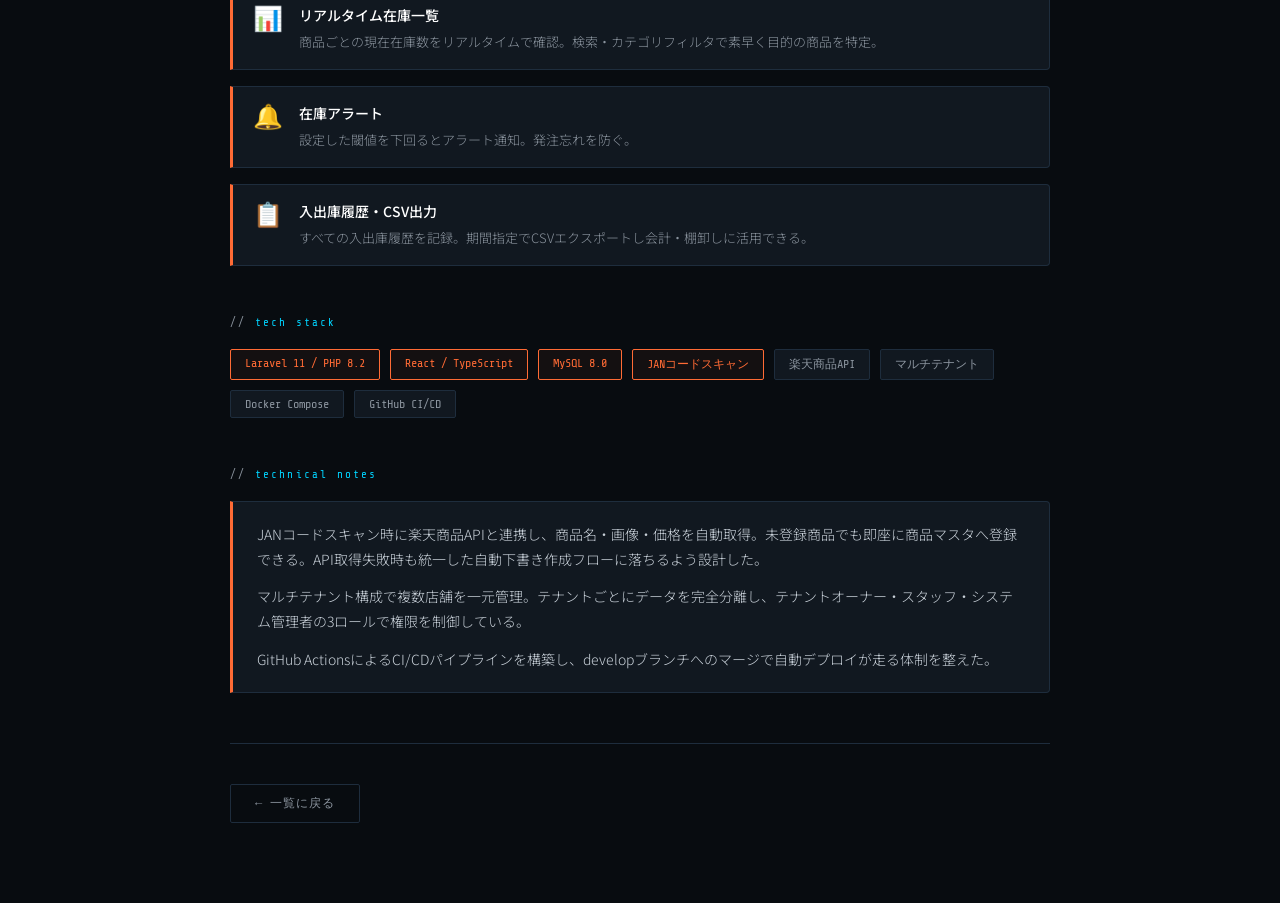
<file: works/inventory.html>
<!DOCTYPE html>
<html lang="ja">
<head>
<meta charset="UTF-8">
<meta name="viewport" content="width=device-width, initial-scale=1.0">
<title>バーコード在庫管理アプリ | Portfolio</title>
<link rel="stylesheet" href="style.css">
<style>
  .feature-item { border-left-color: var(--accent3); }
  .tech-tag.highlight { border-color: var(--accent3); color: var(--accent3); background: rgba(255,107,53,0.05); }
  .notes-box { border-left-color: var(--accent3); }
  .btn-primary { background: var(--accent3); border-color: var(--accent3); color: #000; }
  .btn-primary:hover { background: transparent; color: var(--accent3); }
</style>
</head>
<body>
<div class="scanline"></div>
<div class="page-wrapper">

  <nav class="nav">
    <a class="back-link" href="../index.html">ポートフォリオに戻る</a>
    <span class="nav-num">06 / 09</span>
  </nav>

  <div class="hero">
    <div class="hero-meta">
      <span class="type-badge type-web">Web App</span>
      <span class="hero-num">// 06</span>
    </div>
    <h1>バーコード<br>在庫管理アプリ</h1>
    <p class="hero-desc">
      商品バーコードをスキャンするだけで在庫の入出庫を管理できるWebアプリ。小売・飲食・EC系の個人事業主や小規模店舗向けに、シンプルな操作性と実用的な機能を両立した。
    </p>
  </div>

  <div class="media-block">
    <div class="media-label">demo / screenshot</div>
    <div class="media-main">
      <img src="../images/inventory-main.png" alt="店舗管理ダッシュボード" style="width:100%;height:100%;object-fit:cover;object-position:top;border-radius:4px;">
    </div>
    <div class="media-sub-grid">
      <div class="media-sub">
        <img src="../images/inventory-staff.png" alt="スタッフ向けダッシュボード" style="width:100%;height:100%;object-fit:cover;object-position:top;border-radius:4px;">
      </div>
      <div class="media-sub">
        <img src="../images/inventory-scan.png" alt="バーコードスキャン画面" style="width:100%;height:100%;object-fit:cover;object-position:top;border-radius:4px;">
      </div>
      <div class="media-sub">
        <img src="../images/inventory-order.png" alt="発注管理画面" style="width:100%;height:100%;object-fit:cover;object-position:top;border-radius:4px;">
      </div>
    </div>
  </div>

  <div class="section">
    <div class="section-title">overview</div>
    <div class="overview-grid">
      <div class="overview-card">
        <div class="overview-card-label">PROBLEM</div>
        <div class="overview-card-value">手書き・Excelでの在庫管理は手間がかかりミスが起きやすい。高機能な在庫管理システムは個人事業主には過剰で高コスト</div>
      </div>
      <div class="overview-card">
        <div class="overview-card-label">SOLUTION</div>
        <div class="overview-card-value">バーコードをスキャンするだけで入出庫を記録。スマホ1台あれば使えるシンプルな在庫管理を実現</div>
      </div>
      <div class="overview-card">
        <div class="overview-card-label">TARGET USER</div>
        <div class="overview-card-value">美容院・理容院向けのマルチテナントSaaS。テナントオーナー・スタッフ・管理者の3ロール構成</div>
      </div>
      <div class="overview-card">
        <div class="overview-card-label">PLATFORM</div>
        <div class="overview-card-value">Webアプリ（スマホのカメラでバーコードスキャン対応）</div>
      </div>
    </div>
  </div>

  <div class="section">
    <div class="section-title">features</div>
    <div class="features-list">
      <div class="feature-item">
        <div class="feature-icon">📷</div>
        <div class="feature-content">
          <div class="feature-title">バーコードスキャンで即記録</div>
          <div class="feature-desc">スマホカメラでJAN・QRコードをスキャンするだけで商品を特定し、入庫・出庫を記録。手入力不要。</div>
        </div>
      </div>
      <div class="feature-item">
        <div class="feature-icon">📊</div>
        <div class="feature-content">
          <div class="feature-title">リアルタイム在庫一覧</div>
          <div class="feature-desc">商品ごとの現在在庫数をリアルタイムで確認。検索・カテゴリフィルタで素早く目的の商品を特定。</div>
        </div>
      </div>
      <div class="feature-item">
        <div class="feature-icon">🔔</div>
        <div class="feature-content">
          <div class="feature-title">在庫アラート</div>
          <div class="feature-desc">設定した閾値を下回るとアラート通知。発注忘れを防ぐ。</div>
        </div>
      </div>
      <div class="feature-item">
        <div class="feature-icon">📋</div>
        <div class="feature-content">
          <div class="feature-title">入出庫履歴・CSV出力</div>
          <div class="feature-desc">すべての入出庫履歴を記録。期間指定でCSVエクスポートし会計・棚卸しに活用できる。</div>
        </div>
      </div>
    </div>
  </div>

  <div class="section">
    <div class="section-title">tech stack</div>
    <div class="tech-grid">
      <span class="tech-tag highlight">Laravel 11 / PHP 8.2</span>
      <span class="tech-tag highlight">React / TypeScript</span>
      <span class="tech-tag highlight">MySQL 8.0</span>
      <span class="tech-tag highlight">JANコードスキャン</span>
      <span class="tech-tag">楽天商品API</span>
      <span class="tech-tag">マルチテナント</span>
      <span class="tech-tag">Docker Compose</span>
      <span class="tech-tag">GitHub CI/CD</span>
    </div>
  </div>

  <div class="section">
    <div class="section-title">technical notes</div>
    <div class="notes-box">
      <p>JANコードスキャン時に楽天商品APIと連携し、商品名・画像・価格を自動取得。未登録商品でも即座に商品マスタへ登録できる。API取得失敗時も統一した自動下書き作成フローに落ちるよう設計した。</p>
      <p>マルチテナント構成で複数店舗を一元管理。テナントごとにデータを完全分離し、テナントオーナー・スタッフ・システム管理者の3ロールで権限を制御している。</p>
      <p>GitHub ActionsによるCI/CDパイプラインを構築し、developブランチへのマージで自動デプロイが走る体制を整えた。</p>
    </div>
  </div>

  <div class="links-row">
    <a class="btn btn-secondary" href="../index.html">← 一覧に戻る</a>
  </div>

</div>
<script src="works.js"></script>
</body>
</html>
</file>
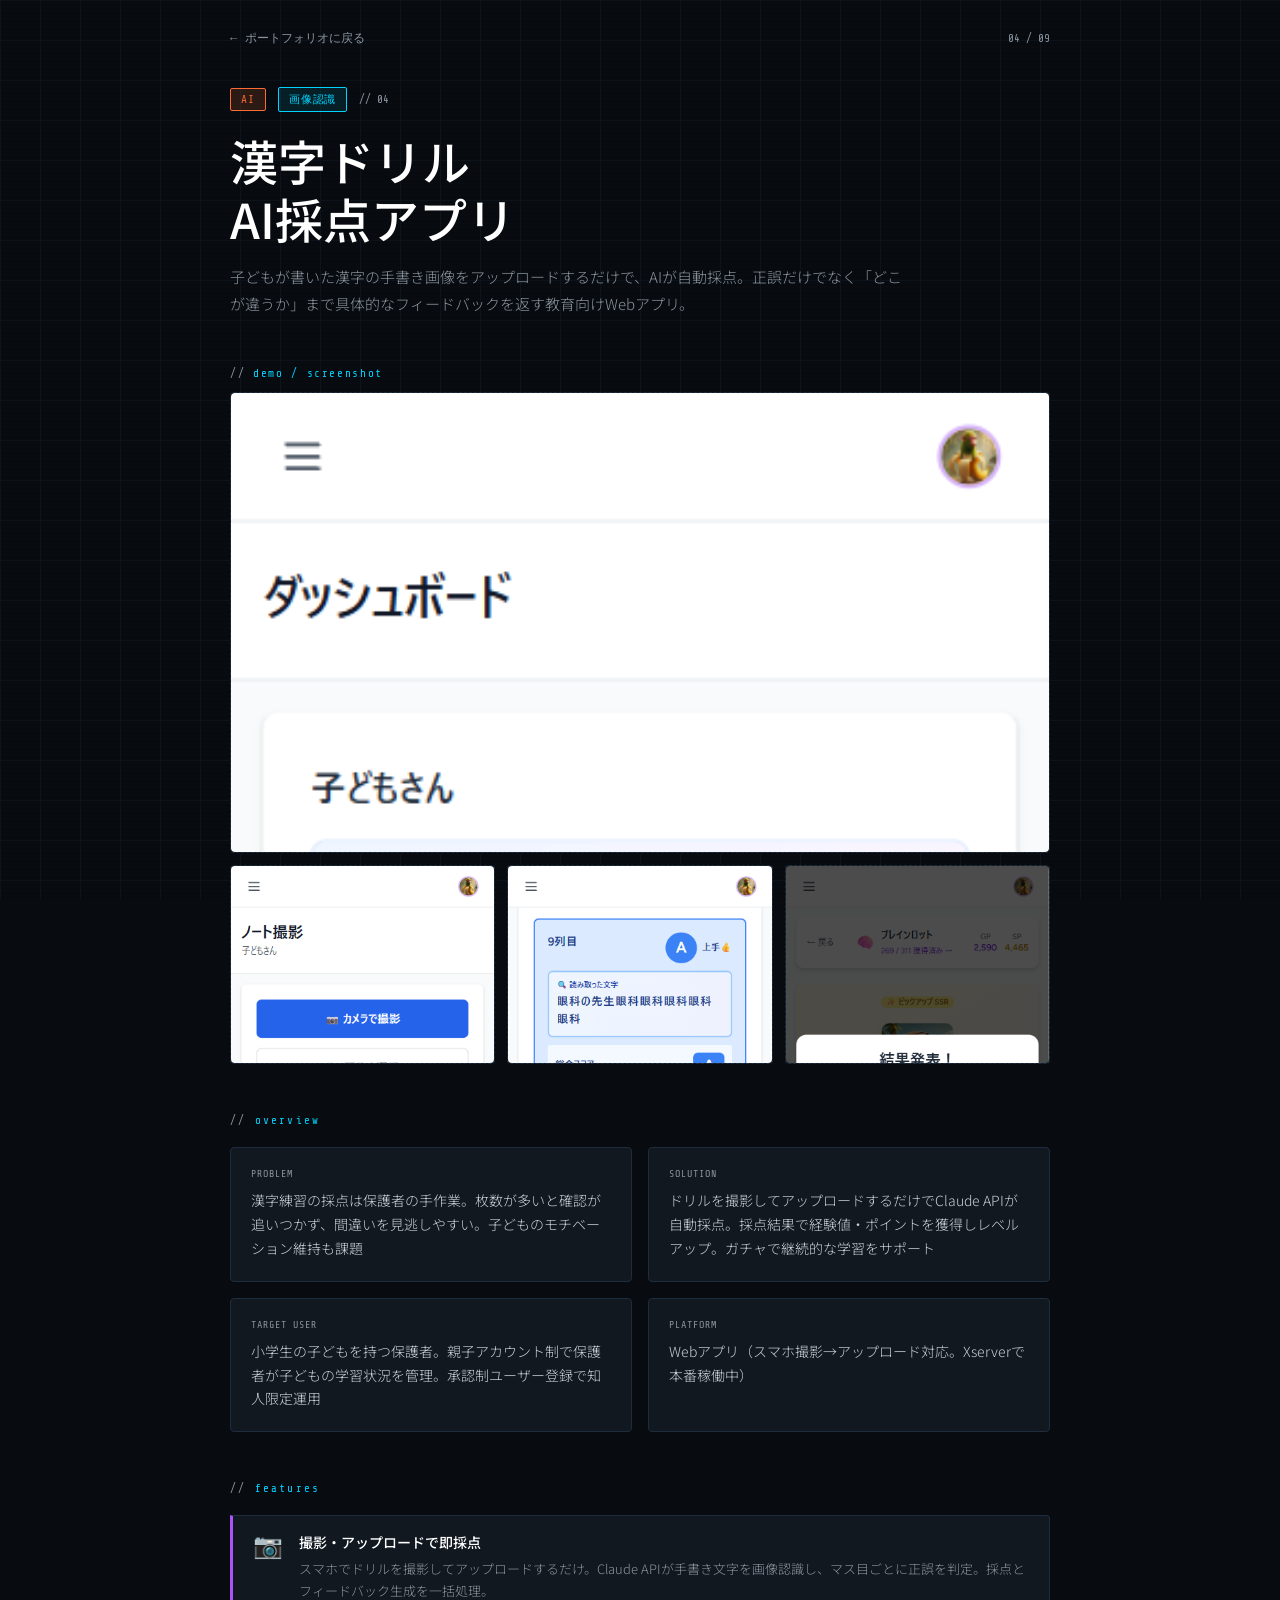
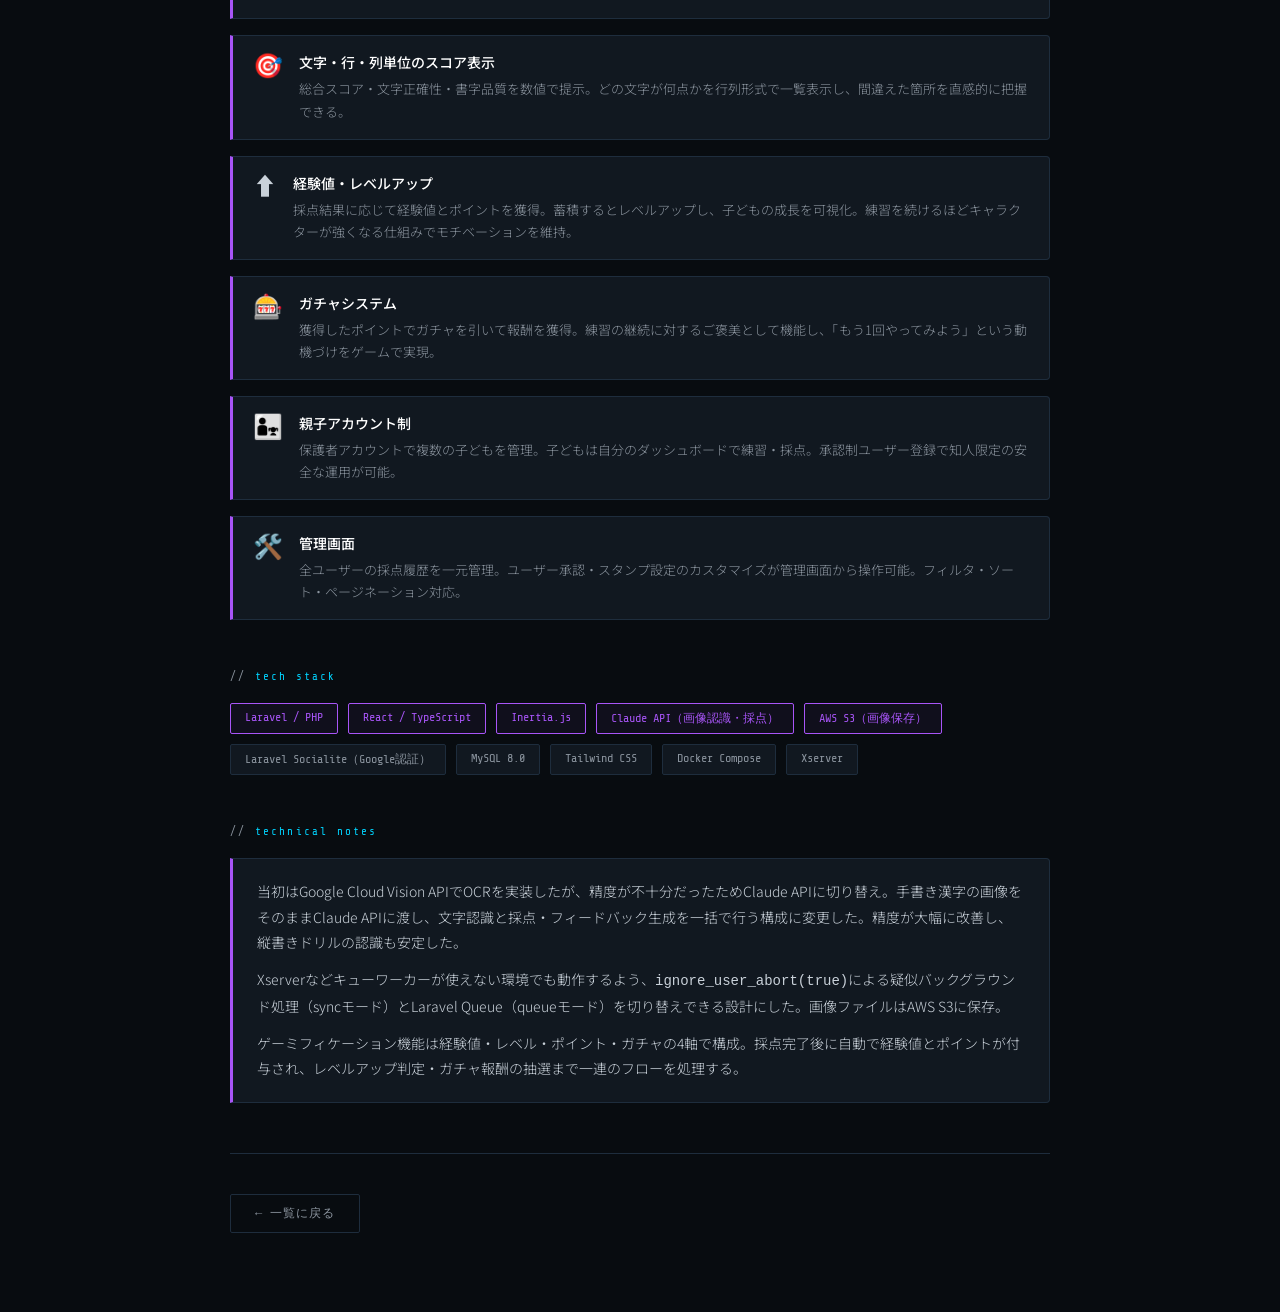
<file: works/kanji-checker.html>
<!DOCTYPE html>
<html lang="ja">
<head>
<meta charset="UTF-8">
<meta name="viewport" content="width=device-width, initial-scale=1.0">
<title>漢字ドリルAI採点アプリ | Portfolio</title>
<link rel="stylesheet" href="style.css">
<style>
  .feature-item { border-left-color: var(--accent4); }
  .tech-tag.highlight { border-color: var(--accent4); color: var(--accent4); background: rgba(168,85,247,0.05); }
  .notes-box { border-left-color: var(--accent4); }
  .btn-primary { background: var(--accent4); border-color: var(--accent4); color: #fff; }
  .btn-primary:hover { background: transparent; color: var(--accent4); }
</style>
</head>
<body>
<div class="scanline"></div>
<div class="page-wrapper">

  <nav class="nav">
    <a class="back-link" href="../index.html">ポートフォリオに戻る</a>
    <span class="nav-num">04 / 09</span>
  </nav>

  <div class="hero">
    <div class="hero-meta">
      <span class="type-badge type-ai">AI</span>
      <span class="type-badge type-web">画像認識</span>
      <span class="hero-num">// 04</span>
    </div>
    <h1>漢字ドリル<br>AI採点アプリ</h1>
    <p class="hero-desc">
      子どもが書いた漢字の手書き画像をアップロードするだけで、AIが自動採点。正誤だけでなく「どこが違うか」まで具体的なフィードバックを返す教育向けWebアプリ。
    </p>
  </div>

  <div class="media-block">
    <div class="media-label">demo / screenshot</div>
    <div class="media-main">
      <img src="../images/kanji-dashboard.png" alt="漢字採点ダッシュボード" style="width:100%;height:100%;object-fit:cover;object-position:top;border-radius:4px;">
    </div>
    <div class="media-sub-grid">
      <div class="media-sub">
        <img src="../images/kanji-upload.png" alt="採点アップロード画面" style="width:100%;height:100%;object-fit:cover;object-position:top;border-radius:4px;">
      </div>
      <div class="media-sub">
        <img src="../images/kanji-result.png" alt="採点結果画面" style="width:100%;height:100%;object-fit:cover;object-position:top;border-radius:4px;">
      </div>
      <div class="media-sub">
        <img src="../images/kanji-gacha.png" alt="ガチャ結果画面" style="width:100%;height:100%;object-fit:cover;object-position:top;border-radius:4px;">
      </div>
    </div>
  </div>

  <div class="section">
    <div class="section-title">overview</div>
    <div class="overview-grid">
      <div class="overview-card">
        <div class="overview-card-label">PROBLEM</div>
        <div class="overview-card-value">漢字練習の採点は保護者の手作業。枚数が多いと確認が追いつかず、間違いを見逃しやすい。子どものモチベーション維持も課題</div>
      </div>
      <div class="overview-card">
        <div class="overview-card-label">SOLUTION</div>
        <div class="overview-card-value">ドリルを撮影してアップロードするだけでClaude APIが自動採点。採点結果で経験値・ポイントを獲得しレベルアップ。ガチャで継続的な学習をサポート</div>
      </div>
      <div class="overview-card">
        <div class="overview-card-label">TARGET USER</div>
        <div class="overview-card-value">小学生の子どもを持つ保護者。親子アカウント制で保護者が子どもの学習状況を管理。承認制ユーザー登録で知人限定運用</div>
      </div>
      <div class="overview-card">
        <div class="overview-card-label">PLATFORM</div>
        <div class="overview-card-value">Webアプリ（スマホ撮影→アップロード対応。Xserverで本番稼働中）</div>
      </div>
    </div>
  </div>

  <div class="section">
    <div class="section-title">features</div>
    <div class="features-list">
      <div class="feature-item">
        <div class="feature-icon">📷</div>
        <div class="feature-content">
          <div class="feature-title">撮影・アップロードで即採点</div>
          <div class="feature-desc">スマホでドリルを撮影してアップロードするだけ。Claude APIが手書き文字を画像認識し、マス目ごとに正誤を判定。採点とフィードバック生成を一括処理。</div>
        </div>
      </div>
      <div class="feature-item">
        <div class="feature-icon">🎯</div>
        <div class="feature-content">
          <div class="feature-title">文字・行・列単位のスコア表示</div>
          <div class="feature-desc">総合スコア・文字正確性・書字品質を数値で提示。どの文字が何点かを行列形式で一覧表示し、間違えた箇所を直感的に把握できる。</div>
        </div>
      </div>
      <div class="feature-item">
        <div class="feature-icon">⬆️</div>
        <div class="feature-content">
          <div class="feature-title">経験値・レベルアップ</div>
          <div class="feature-desc">採点結果に応じて経験値とポイントを獲得。蓄積するとレベルアップし、子どもの成長を可視化。練習を続けるほどキャラクターが強くなる仕組みでモチベーションを維持。</div>
        </div>
      </div>
      <div class="feature-item">
        <div class="feature-icon">🎰</div>
        <div class="feature-content">
          <div class="feature-title">ガチャシステム</div>
          <div class="feature-desc">獲得したポイントでガチャを引いて報酬を獲得。練習の継続に対するご褒美として機能し、「もう1回やってみよう」という動機づけをゲームで実現。</div>
        </div>
      </div>
      <div class="feature-item">
        <div class="feature-icon">👨‍👧</div>
        <div class="feature-content">
          <div class="feature-title">親子アカウント制</div>
          <div class="feature-desc">保護者アカウントで複数の子どもを管理。子どもは自分のダッシュボードで練習・採点。承認制ユーザー登録で知人限定の安全な運用が可能。</div>
        </div>
      </div>
      <div class="feature-item">
        <div class="feature-icon">🛠️</div>
        <div class="feature-content">
          <div class="feature-title">管理画面</div>
          <div class="feature-desc">全ユーザーの採点履歴を一元管理。ユーザー承認・スタンプ設定のカスタマイズが管理画面から操作可能。フィルタ・ソート・ページネーション対応。</div>
        </div>
      </div>
    </div>
  </div>

  <div class="section">
    <div class="section-title">tech stack</div>
    <div class="tech-grid">
      <span class="tech-tag highlight">Laravel / PHP</span>
      <span class="tech-tag highlight">React / TypeScript</span>
      <span class="tech-tag highlight">Inertia.js</span>
      <span class="tech-tag highlight">Claude API（画像認識・採点）</span>
      <span class="tech-tag highlight">AWS S3（画像保存）</span>
      <span class="tech-tag">Laravel Socialite（Google認証）</span>
      <span class="tech-tag">MySQL 8.0</span>
      <span class="tech-tag">Tailwind CSS</span>
      <span class="tech-tag">Docker Compose</span>
      <span class="tech-tag">Xserver</span>
    </div>
  </div>

  <div class="section">
    <div class="section-title">technical notes</div>
    <div class="notes-box">
      <p>当初はGoogle Cloud Vision APIでOCRを実装したが、精度が不十分だったためClaude APIに切り替え。手書き漢字の画像をそのままClaude APIに渡し、文字認識と採点・フィードバック生成を一括で行う構成に変更した。精度が大幅に改善し、縦書きドリルの認識も安定した。</p>
      <p>Xserverなどキューワーカーが使えない環境でも動作するよう、<code>ignore_user_abort(true)</code>による疑似バックグラウンド処理（syncモード）とLaravel Queue（queueモード）を切り替えできる設計にした。画像ファイルはAWS S3に保存。</p>
      <p>ゲーミフィケーション機能は経験値・レベル・ポイント・ガチャの4軸で構成。採点完了後に自動で経験値とポイントが付与され、レベルアップ判定・ガチャ報酬の抽選まで一連のフローを処理する。</p>
    </div>
  </div>

  <div class="links-row">
    <a class="btn btn-secondary" href="../index.html">← 一覧に戻る</a>
  </div>

</div>
<script src="works.js"></script>
</body>
</html>
</file>
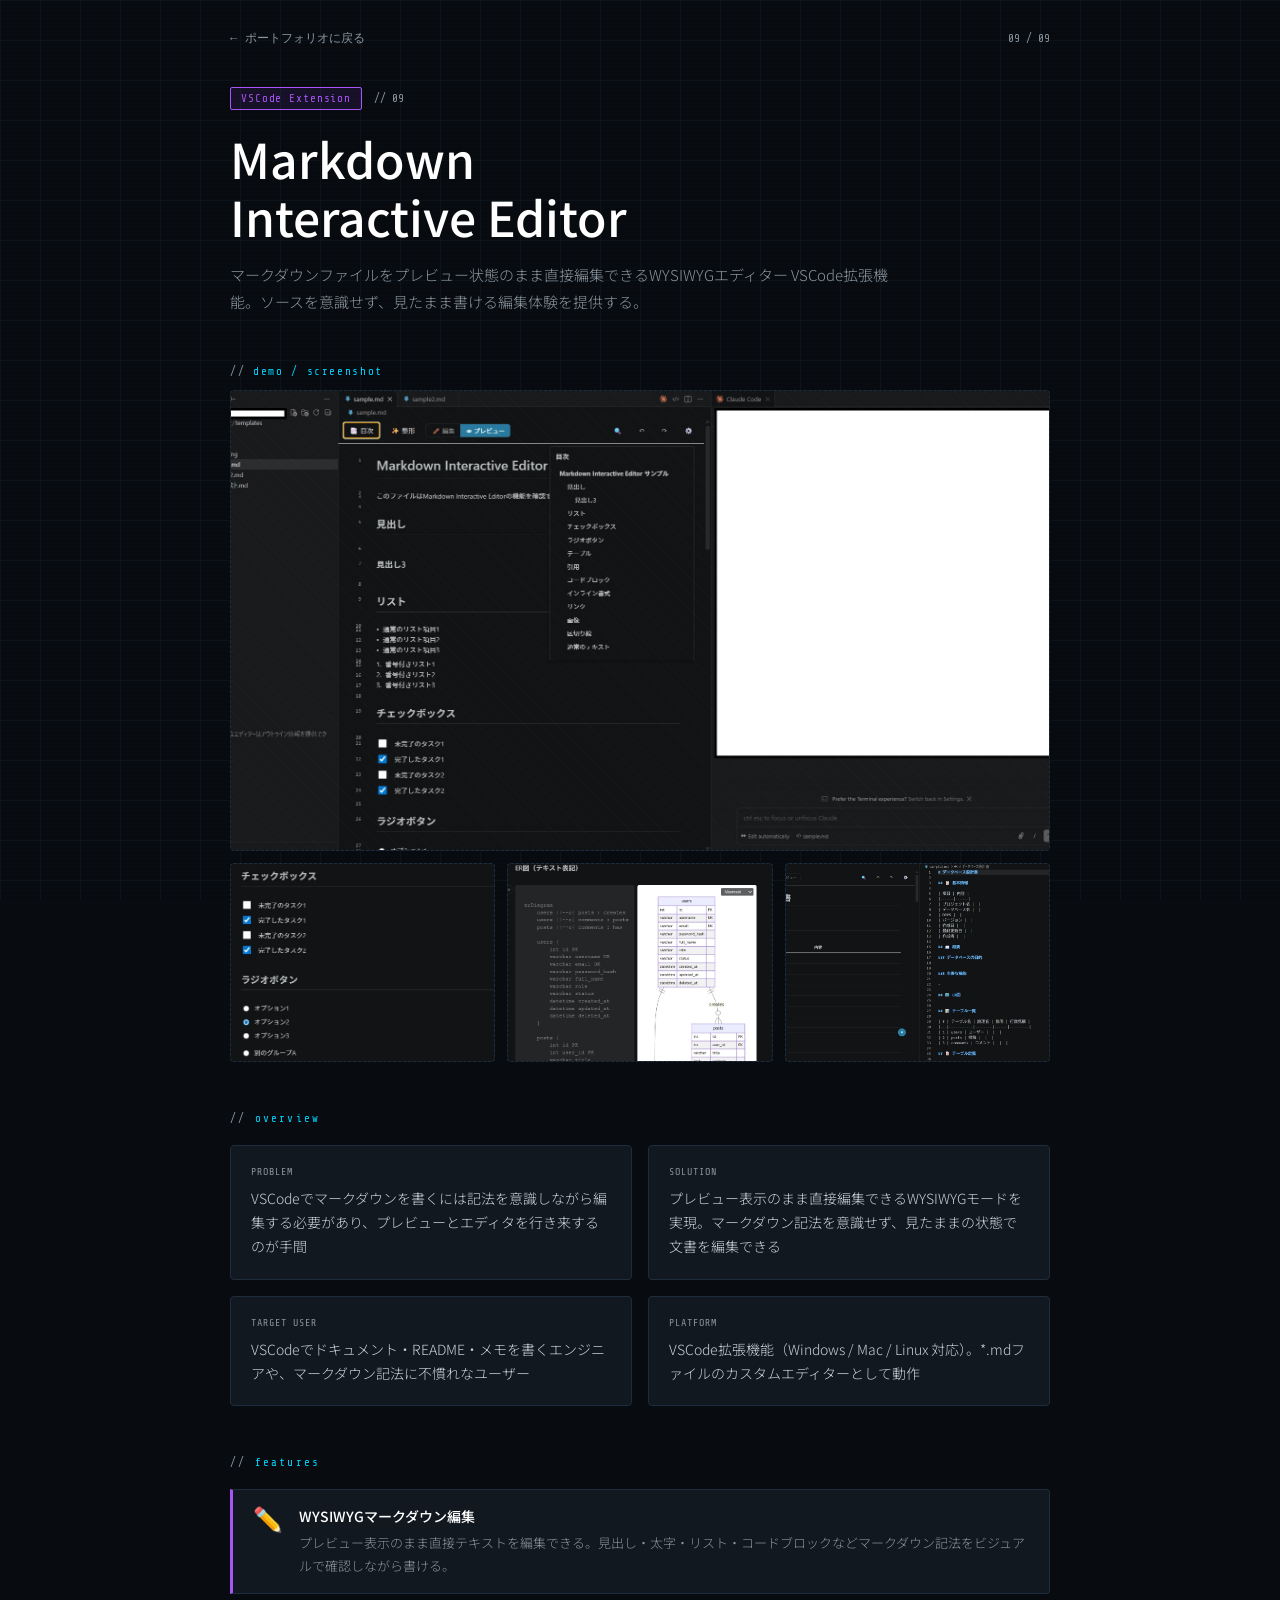
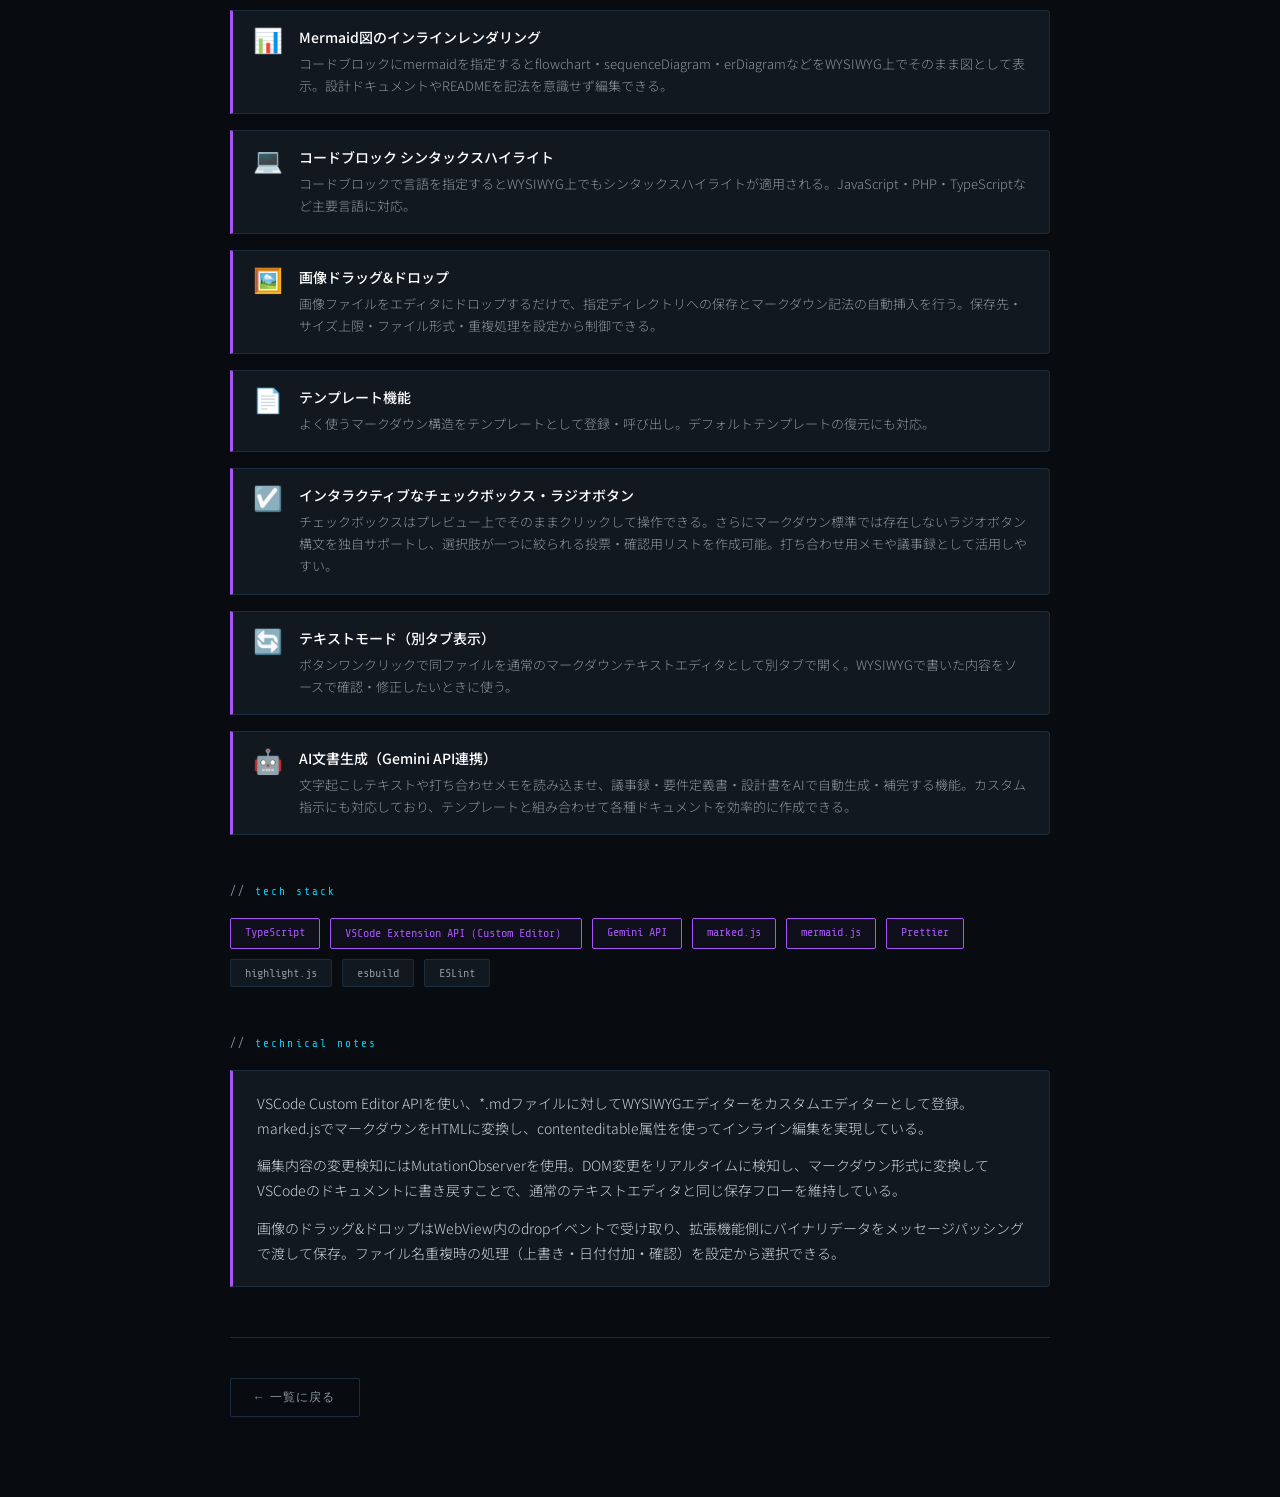
<file: works/mdedit.html>
<!DOCTYPE html>
<html lang="ja">
<head>
<meta charset="UTF-8">
<meta name="viewport" content="width=device-width, initial-scale=1.0">
<title>Markdown Interactive Editor | Portfolio</title>
<link rel="stylesheet" href="style.css">
<style>
  .feature-item { border-left-color: var(--accent4); }
  .tech-tag.highlight { border-color: var(--accent4); color: var(--accent4); background: rgba(168,85,247,0.05); }
  .notes-box { border-left-color: var(--accent4); }
  .btn-primary { background: var(--accent4); border-color: var(--accent4); color: #fff; }
  .btn-primary:hover { background: transparent; color: var(--accent4); }
</style>
</head>
<body>
<div class="scanline"></div>
<div class="page-wrapper">

  <nav class="nav">
    <a class="back-link" href="../index.html">ポートフォリオに戻る</a>
    <span class="nav-num">09 / 09</span>
  </nav>

  <div class="hero">
    <div class="hero-meta">
      <span class="type-badge type-both">VSCode Extension</span>
      <span class="hero-num">// 09</span>
    </div>
    <h1>Markdown<br>Interactive Editor</h1>
    <p class="hero-desc">
      マークダウンファイルをプレビュー状態のまま直接編集できるWYSIWYGエディター VSCode拡張機能。ソースを意識せず、見たまま書ける編集体験を提供する。
    </p>
  </div>

  <div class="media-block">
    <div class="media-label">demo / screenshot</div>
    <div class="media-main">
      <img src="../images/mdedit-main.jpg" alt="Markdown Interactive Editor メイン画面" style="width:100%;height:100%;object-fit:cover;object-position:top;border-radius:4px;">
    </div>
    <div class="media-sub-grid">
      <div class="media-sub">
        <img src="../images/mdedit-checkbox.jpg" alt="チェックボックス・ラジオボタン" style="width:100%;height:100%;object-fit:cover;object-position:top;border-radius:4px;">
      </div>
      <div class="media-sub">
        <img src="../images/mdedit-mermaid.jpg" alt="Mermaid図レンダリング" style="width:100%;height:100%;object-fit:cover;object-position:top;border-radius:4px;">
      </div>
      <div class="media-sub">
        <img src="../images/mdedit-textmode.jpg" alt="テキストモード別タブ表示" style="width:100%;height:100%;object-fit:cover;object-position:top;border-radius:4px;">
      </div>
    </div>
  </div>

  <div class="section">
    <div class="section-title">overview</div>
    <div class="overview-grid">
      <div class="overview-card">
        <div class="overview-card-label">PROBLEM</div>
        <div class="overview-card-value">VSCodeでマークダウンを書くには記法を意識しながら編集する必要があり、プレビューとエディタを行き来するのが手間</div>
      </div>
      <div class="overview-card">
        <div class="overview-card-label">SOLUTION</div>
        <div class="overview-card-value">プレビュー表示のまま直接編集できるWYSIWYGモードを実現。マークダウン記法を意識せず、見たままの状態で文書を編集できる</div>
      </div>
      <div class="overview-card">
        <div class="overview-card-label">TARGET USER</div>
        <div class="overview-card-value">VSCodeでドキュメント・README・メモを書くエンジニアや、マークダウン記法に不慣れなユーザー</div>
      </div>
      <div class="overview-card">
        <div class="overview-card-label">PLATFORM</div>
        <div class="overview-card-value">VSCode拡張機能（Windows / Mac / Linux 対応）。*.mdファイルのカスタムエディターとして動作</div>
      </div>
    </div>
  </div>

  <div class="section">
    <div class="section-title">features</div>
    <div class="features-list">
      <div class="feature-item">
        <div class="feature-icon">✏️</div>
        <div class="feature-content">
          <div class="feature-title">WYSIWYGマークダウン編集</div>
          <div class="feature-desc">プレビュー表示のまま直接テキストを編集できる。見出し・太字・リスト・コードブロックなどマークダウン記法をビジュアルで確認しながら書ける。</div>
        </div>
      </div>
      <div class="feature-item">
        <div class="feature-icon">📊</div>
        <div class="feature-content">
          <div class="feature-title">Mermaid図のインラインレンダリング</div>
          <div class="feature-desc">コードブロックにmermaidを指定するとflowchart・sequenceDiagram・erDiagramなどをWYSIWYG上でそのまま図として表示。設計ドキュメントやREADMEを記法を意識せず編集できる。</div>
        </div>
      </div>
      <div class="feature-item">
        <div class="feature-icon">💻</div>
        <div class="feature-content">
          <div class="feature-title">コードブロック シンタックスハイライト</div>
          <div class="feature-desc">コードブロックで言語を指定するとWYSIWYG上でもシンタックスハイライトが適用される。JavaScript・PHP・TypeScriptなど主要言語に対応。</div>
        </div>
      </div>
      <div class="feature-item">
        <div class="feature-icon">🖼️</div>
        <div class="feature-content">
          <div class="feature-title">画像ドラッグ&ドロップ</div>
          <div class="feature-desc">画像ファイルをエディタにドロップするだけで、指定ディレクトリへの保存とマークダウン記法の自動挿入を行う。保存先・サイズ上限・ファイル形式・重複処理を設定から制御できる。</div>
        </div>
      </div>
      <div class="feature-item">
        <div class="feature-icon">📄</div>
        <div class="feature-content">
          <div class="feature-title">テンプレート機能</div>
          <div class="feature-desc">よく使うマークダウン構造をテンプレートとして登録・呼び出し。デフォルトテンプレートの復元にも対応。</div>
        </div>
      </div>
      <div class="feature-item">
        <div class="feature-icon">☑️</div>
        <div class="feature-content">
          <div class="feature-title">インタラクティブなチェックボックス・ラジオボタン</div>
          <div class="feature-desc">チェックボックスはプレビュー上でそのままクリックして操作できる。さらにマークダウン標準では存在しないラジオボタン構文を独自サポートし、選択肢が一つに絞られる投票・確認用リストを作成可能。打ち合わせ用メモや議事録として活用しやすい。</div>
        </div>
      </div>
      <div class="feature-item">
        <div class="feature-icon">🔄</div>
        <div class="feature-content">
          <div class="feature-title">テキストモード（別タブ表示）</div>
          <div class="feature-desc">ボタンワンクリックで同ファイルを通常のマークダウンテキストエディタとして別タブで開く。WYSIWYGで書いた内容をソースで確認・修正したいときに使う。</div>
        </div>
      </div>
      <div class="feature-item">
        <div class="feature-icon">🤖</div>
        <div class="feature-content">
          <div class="feature-title">AI文書生成（Gemini API連携）</div>
          <div class="feature-desc">文字起こしテキストや打ち合わせメモを読み込ませ、議事録・要件定義書・設計書をAIで自動生成・補完する機能。カスタム指示にも対応しており、テンプレートと組み合わせて各種ドキュメントを効率的に作成できる。</div>
        </div>
      </div>
    </div>
  </div>

  <div class="section">
    <div class="section-title">tech stack</div>
    <div class="tech-grid">
      <span class="tech-tag highlight">TypeScript</span>
      <span class="tech-tag highlight">VSCode Extension API（Custom Editor）</span>
      <span class="tech-tag highlight">Gemini API</span>
      <span class="tech-tag highlight">marked.js</span>
      <span class="tech-tag highlight">mermaid.js</span>
      <span class="tech-tag highlight">Prettier</span>
      <span class="tech-tag">highlight.js</span>
      <span class="tech-tag">esbuild</span>
      <span class="tech-tag">ESLint</span>
    </div>
  </div>

  <div class="section">
    <div class="section-title">technical notes</div>
    <div class="notes-box">
      <p>VSCode Custom Editor APIを使い、*.mdファイルに対してWYSIWYGエディターをカスタムエディターとして登録。marked.jsでマークダウンをHTMLに変換し、contenteditable属性を使ってインライン編集を実現している。</p>
      <p>編集内容の変更検知にはMutationObserverを使用。DOM変更をリアルタイムに検知し、マークダウン形式に変換してVSCodeのドキュメントに書き戻すことで、通常のテキストエディタと同じ保存フローを維持している。</p>
      <p>画像のドラッグ&ドロップはWebView内のdropイベントで受け取り、拡張機能側にバイナリデータをメッセージパッシングで渡して保存。ファイル名重複時の処理（上書き・日付付加・確認）を設定から選択できる。</p>
    </div>
  </div>

  <div class="links-row">
    <a class="btn btn-secondary" href="../index.html">← 一覧に戻る</a>
  </div>

</div>
<script src="works.js"></script>
</body>
</html>
</file>
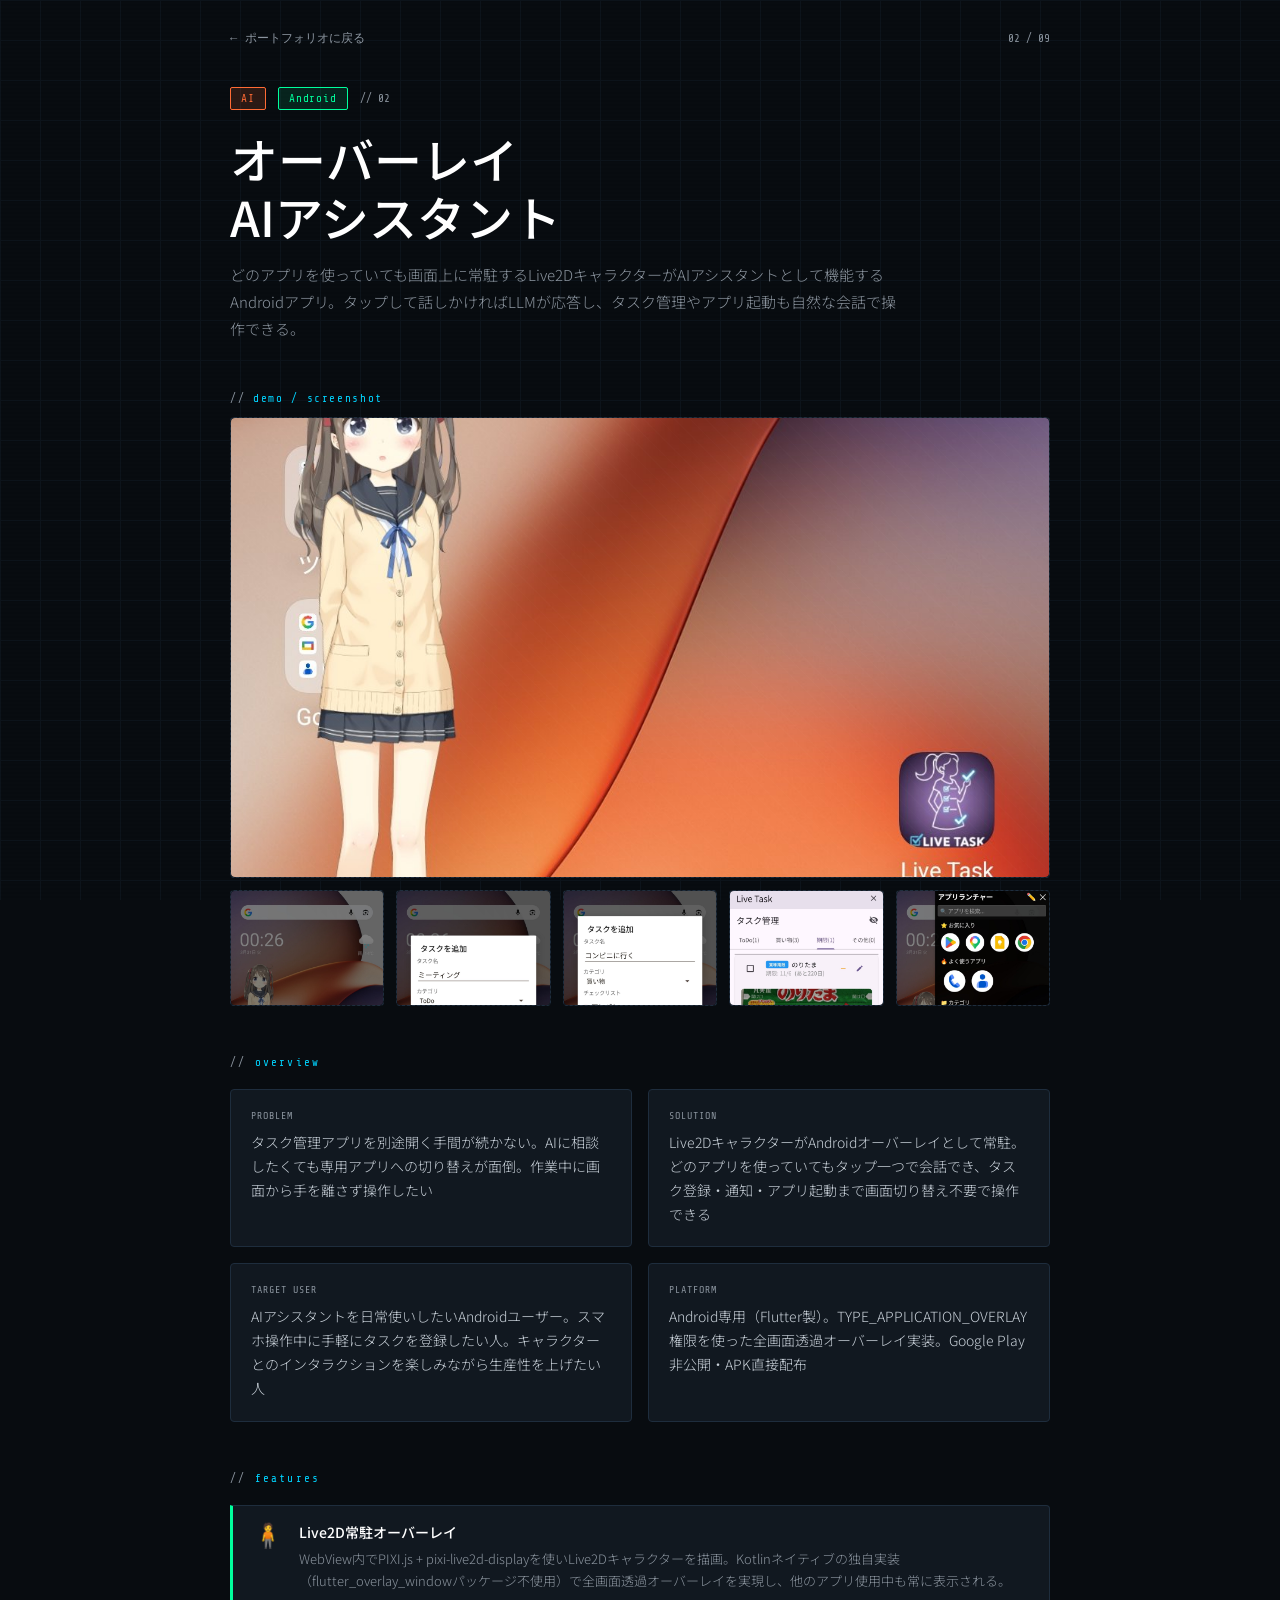
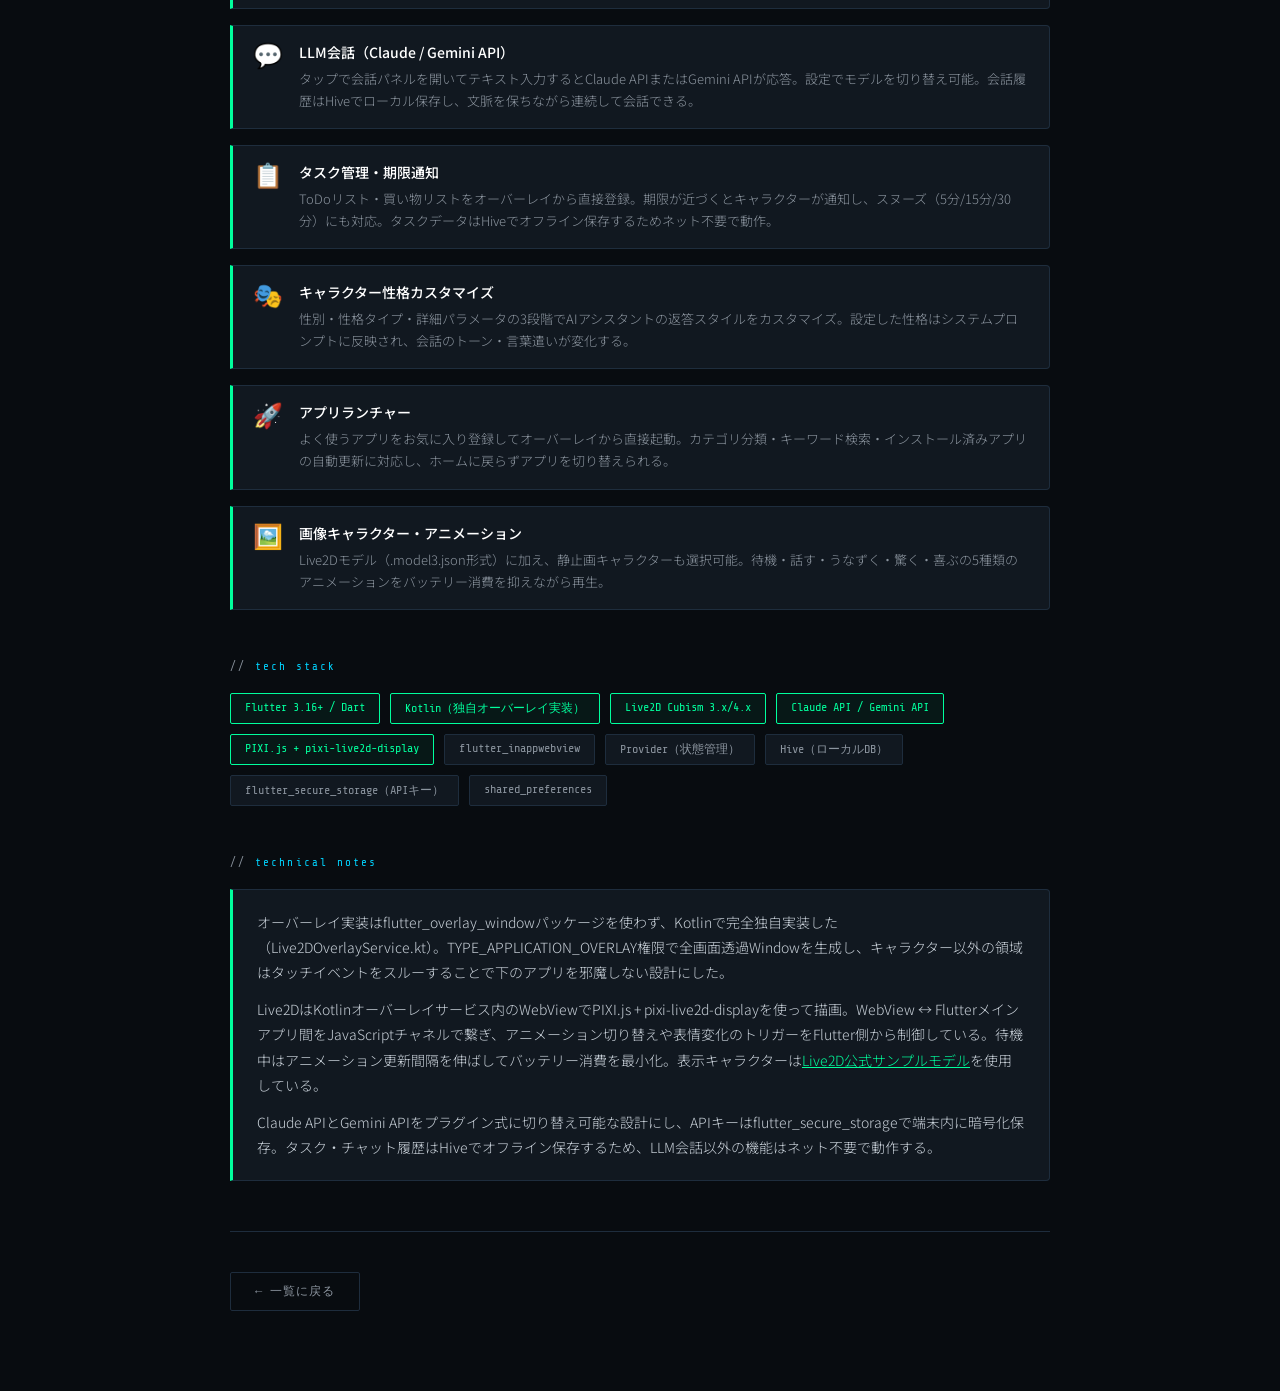
<file: works/overlay-ai-assistant.html>
<!DOCTYPE html>
<html lang="ja">
<head>
<meta charset="UTF-8">
<meta name="viewport" content="width=device-width, initial-scale=1.0">
<title>オーバーレイAIアシスタント | Portfolio</title>
<link rel="stylesheet" href="style.css">
<style>
  .feature-item { border-left-color: var(--accent2); }
  .tech-tag.highlight { border-color: var(--accent2); color: var(--accent2); background: rgba(0,255,157,0.05); }
  .notes-box { border-left-color: var(--accent2); }
  .btn-primary { background: var(--accent2); border-color: var(--accent2); color: #000; }
  .btn-primary:hover { background: transparent; color: var(--accent2); }
</style>
</head>
<body>
<div class="scanline"></div>
<div class="page-wrapper">

  <nav class="nav">
    <a class="back-link" href="../index.html">ポートフォリオに戻る</a>
    <span class="nav-num">02 / 09</span>
  </nav>

  <div class="hero">
    <div class="hero-meta">
      <span class="type-badge type-ai">AI</span>
      <span class="type-badge type-app">Android</span>
      <span class="hero-num">// 02</span>
    </div>
    <h1>オーバーレイ<br>AIアシスタント</h1>
    <p class="hero-desc">
      どのアプリを使っていても画面上に常駐するLive2DキャラクターがAIアシスタントとして機能するAndroidアプリ。タップして話しかければLLMが応答し、タスク管理やアプリ起動も自然な会話で操作できる。
    </p>
  </div>

  <div class="media-block">
    <div class="media-label">demo / screenshot</div>
    <div class="media-main">
      <img src="../images/overlay-home.jpg" alt="ホーム画面でのLive2Dキャラクターオーバーレイ表示" style="width:100%;height:100%;object-fit:cover;object-position:center;border-radius:4px;">
    </div>
    <div class="media-sub-grid" style="grid-template-columns: repeat(5, 1fr);">
      <div class="media-sub">
        <img src="../images/overlay-chat.jpg" alt="LLM会話・チャット入力パネル" style="width:100%;height:100%;object-fit:cover;object-position:top;border-radius:4px;">
      </div>
      <div class="media-sub">
        <img src="../images/overlay-task.jpg" alt="タスク追加モーダル（ToDo）" style="width:100%;height:100%;object-fit:cover;object-position:top;border-radius:4px;">
      </div>
      <div class="media-sub">
        <img src="../images/overlay-shopping.jpg" alt="買い物リストタスク追加" style="width:100%;height:100%;object-fit:cover;object-position:top;border-radius:4px;">
      </div>
      <div class="media-sub">
        <img src="../images/overlay-expiry.jpg" alt="賞味期限タスク管理" style="width:100%;height:100%;object-fit:cover;object-position:top;border-radius:4px;">
      </div>
      <div class="media-sub">
        <img src="../images/overlay-launcher.jpg" alt="アプリランチャー" style="width:100%;height:100%;object-fit:cover;object-position:top;border-radius:4px;">
      </div>
    </div>
  </div>

  <div class="section">
    <div class="section-title">overview</div>
    <div class="overview-grid">
      <div class="overview-card">
        <div class="overview-card-label">PROBLEM</div>
        <div class="overview-card-value">タスク管理アプリを別途開く手間が続かない。AIに相談したくても専用アプリへの切り替えが面倒。作業中に画面から手を離さず操作したい</div>
      </div>
      <div class="overview-card">
        <div class="overview-card-label">SOLUTION</div>
        <div class="overview-card-value">Live2DキャラクターがAndroidオーバーレイとして常駐。どのアプリを使っていてもタップ一つで会話でき、タスク登録・通知・アプリ起動まで画面切り替え不要で操作できる</div>
      </div>
      <div class="overview-card">
        <div class="overview-card-label">TARGET USER</div>
        <div class="overview-card-value">AIアシスタントを日常使いしたいAndroidユーザー。スマホ操作中に手軽にタスクを登録したい人。キャラクターとのインタラクションを楽しみながら生産性を上げたい人</div>
      </div>
      <div class="overview-card">
        <div class="overview-card-label">PLATFORM</div>
        <div class="overview-card-value">Android専用（Flutter製）。TYPE_APPLICATION_OVERLAY権限を使った全画面透過オーバーレイ実装。Google Play非公開・APK直接配布</div>
      </div>
    </div>
  </div>

  <div class="section">
    <div class="section-title">features</div>
    <div class="features-list">
      <div class="feature-item">
        <div class="feature-icon">🧍</div>
        <div class="feature-content">
          <div class="feature-title">Live2D常駐オーバーレイ</div>
          <div class="feature-desc">WebView内でPIXI.js + pixi-live2d-displayを使いLive2Dキャラクターを描画。Kotlinネイティブの独自実装（flutter_overlay_windowパッケージ不使用）で全画面透過オーバーレイを実現し、他のアプリ使用中も常に表示される。</div>
        </div>
      </div>
      <div class="feature-item">
        <div class="feature-icon">💬</div>
        <div class="feature-content">
          <div class="feature-title">LLM会話（Claude / Gemini API）</div>
          <div class="feature-desc">タップで会話パネルを開いてテキスト入力するとClaude APIまたはGemini APIが応答。設定でモデルを切り替え可能。会話履歴はHiveでローカル保存し、文脈を保ちながら連続して会話できる。</div>
        </div>
      </div>
      <div class="feature-item">
        <div class="feature-icon">📋</div>
        <div class="feature-content">
          <div class="feature-title">タスク管理・期限通知</div>
          <div class="feature-desc">ToDoリスト・買い物リストをオーバーレイから直接登録。期限が近づくとキャラクターが通知し、スヌーズ（5分/15分/30分）にも対応。タスクデータはHiveでオフライン保存するためネット不要で動作。</div>
        </div>
      </div>
      <div class="feature-item">
        <div class="feature-icon">🎭</div>
        <div class="feature-content">
          <div class="feature-title">キャラクター性格カスタマイズ</div>
          <div class="feature-desc">性別・性格タイプ・詳細パラメータの3段階でAIアシスタントの返答スタイルをカスタマイズ。設定した性格はシステムプロンプトに反映され、会話のトーン・言葉遣いが変化する。</div>
        </div>
      </div>
      <div class="feature-item">
        <div class="feature-icon">🚀</div>
        <div class="feature-content">
          <div class="feature-title">アプリランチャー</div>
          <div class="feature-desc">よく使うアプリをお気に入り登録してオーバーレイから直接起動。カテゴリ分類・キーワード検索・インストール済みアプリの自動更新に対応し、ホームに戻らずアプリを切り替えられる。</div>
        </div>
      </div>
      <div class="feature-item">
        <div class="feature-icon">🖼️</div>
        <div class="feature-content">
          <div class="feature-title">画像キャラクター・アニメーション</div>
          <div class="feature-desc">Live2Dモデル（.model3.json形式）に加え、静止画キャラクターも選択可能。待機・話す・うなずく・驚く・喜ぶの5種類のアニメーションをバッテリー消費を抑えながら再生。</div>
        </div>
      </div>
    </div>
  </div>

  <div class="section">
    <div class="section-title">tech stack</div>
    <div class="tech-grid">
      <span class="tech-tag highlight">Flutter 3.16+ / Dart</span>
      <span class="tech-tag highlight">Kotlin（独自オーバーレイ実装）</span>
      <span class="tech-tag highlight">Live2D Cubism 3.x/4.x</span>
      <span class="tech-tag highlight">Claude API / Gemini API</span>
      <span class="tech-tag highlight">PIXI.js + pixi-live2d-display</span>
      <span class="tech-tag">flutter_inappwebview</span>
      <span class="tech-tag">Provider（状態管理）</span>
      <span class="tech-tag">Hive（ローカルDB）</span>
      <span class="tech-tag">flutter_secure_storage（APIキー）</span>
      <span class="tech-tag">shared_preferences</span>
    </div>
  </div>

  <div class="section">
    <div class="section-title">technical notes</div>
    <div class="notes-box">
      <p>オーバーレイ実装はflutter_overlay_windowパッケージを使わず、Kotlinで完全独自実装した（Live2DOverlayService.kt）。TYPE_APPLICATION_OVERLAY権限で全画面透過Windowを生成し、キャラクター以外の領域はタッチイベントをスルーすることで下のアプリを邪魔しない設計にした。</p>
      <p>Live2DはKotlinオーバーレイサービス内のWebViewでPIXI.js + pixi-live2d-displayを使って描画。WebView ↔ Flutterメインアプリ間をJavaScriptチャネルで繋ぎ、アニメーション切り替えや表情変化のトリガーをFlutter側から制御している。待機中はアニメーション更新間隔を伸ばしてバッテリー消費を最小化。表示キャラクターは<a href="https://www.live2d.com/learn/sample/" target="_blank" rel="noopener" style="color:var(--accent2);">Live2D公式サンプルモデル</a>を使用している。</p>
      <p>Claude APIとGemini APIをプラグイン式に切り替え可能な設計にし、APIキーはflutter_secure_storageで端末内に暗号化保存。タスク・チャット履歴はHiveでオフライン保存するため、LLM会話以外の機能はネット不要で動作する。</p>
    </div>
  </div>

  <div class="links-row">
    <a class="btn btn-secondary" href="../index.html">← 一覧に戻る</a>
  </div>

</div>
<script src="works.js"></script>
</body>
</html>
</file>
<file: works/style.css>
@import url('https://fonts.googleapis.com/css2?family=Share+Tech+Mono&family=Noto+Sans+JP:wght@300;400;500&display=swap');

:root {
  --bg: #080c10;
  --bg2: #0d1117;
  --surface: #111820;
  --surface2: #161e28;
  --border: #1e2d3d;
  --accent: #00d4ff;
  --accent2: #00ff9d;
  --accent3: #ff6b35;
  --accent4: #a855f7;
  --text: #c9d1d9;
  --text-dim: #8b949e;
  --mono: 'Share Tech Mono', monospace;
  --sans: 'Noto Sans JP', sans-serif;
}

*, *::before, *::after { box-sizing: border-box; margin: 0; padding: 0; }
html { scroll-behavior: smooth; }

body {
  background: var(--bg);
  color: var(--text);
  font-family: var(--sans);
  font-weight: 300;
  min-height: 100vh;
  overflow-x: hidden;
}

body::before {
  content: '';
  position: fixed;
  inset: 0;
  background-image:
    linear-gradient(var(--border) 1px, transparent 1px),
    linear-gradient(90deg, var(--border) 1px, transparent 1px);
  background-size: 40px 40px;
  opacity: 0.25;
  pointer-events: none;
  z-index: 0;
}

.scanline {
  position: fixed;
  inset: 0;
  background: repeating-linear-gradient(0deg, transparent, transparent 2px, rgba(0,0,0,0.03) 2px, rgba(0,0,0,0.03) 4px);
  pointer-events: none;
  z-index: 0;
}

.page-wrapper { position: relative; z-index: 1; max-width: 900px; margin: 0 auto; padding: 0 40px 80px; }

/* NAV */
.nav {
  padding: 30px 0 40px;
  display: flex;
  align-items: center;
  justify-content: space-between;
  opacity: 0;
  animation: fadeUp 0.5s ease forwards;
}

.back-link {
  font-family: var(--mono);
  font-size: 12px;
  color: var(--text-dim);
  text-decoration: none;
  display: flex;
  align-items: center;
  gap: 8px;
  transition: color 0.2s;
}
.back-link::before { content: '←'; }
.back-link:hover { color: var(--accent); }

.nav-num {
  font-family: var(--mono);
  font-size: 11px;
  color: var(--text-dim);
}

/* HERO */
.hero {
  margin-bottom: 50px;
  opacity: 0;
  animation: fadeUp 0.5s ease 0.1s forwards;
}

.hero-meta {
  display: flex;
  align-items: center;
  gap: 12px;
  margin-bottom: 20px;
  flex-wrap: wrap;
}

.type-badge {
  font-family: var(--mono);
  font-size: 11px;
  padding: 4px 10px;
  border-radius: 2px;
  letter-spacing: 0.08em;
}
.type-ai    { background: rgba(255,107,53,0.15); border: 1px solid var(--accent3); color: var(--accent3); }
.type-web   { background: rgba(0,212,255,0.1);   border: 1px solid var(--accent);  color: var(--accent); }
.type-app   { background: rgba(0,255,157,0.1);   border: 1px solid var(--accent2); color: var(--accent2); }
.type-both  { background: rgba(168,85,247,0.1);  border: 1px solid var(--accent4); color: var(--accent4); }

.hero-num {
  font-family: var(--mono);
  font-size: 11px;
  color: var(--text-dim);
}

.hero h1 {
  font-size: clamp(28px, 4vw, 48px);
  font-weight: 500;
  color: #fff;
  line-height: 1.2;
  margin-bottom: 16px;
}

.hero-desc {
  font-size: 15px;
  color: var(--text-dim);
  line-height: 1.8;
  max-width: 680px;
}

/* MEDIA PLACEHOLDER */
.media-block {
  margin: 40px 0;
  opacity: 0;
  animation: fadeUp 0.5s ease 0.2s forwards;
}

.media-label {
  font-family: var(--mono);
  font-size: 11px;
  color: var(--accent);
  letter-spacing: 0.15em;
  margin-bottom: 12px;
}
.media-label::before { content: '// '; color: var(--text-dim); }

.media-main {
  width: 100%;
  aspect-ratio: 16/9;
  background: var(--surface);
  border: 1px dashed var(--border);
  border-radius: 4px;
  display: flex;
  flex-direction: column;
  align-items: center;
  justify-content: center;
  gap: 12px;
  position: relative;
  overflow: hidden;
  transition: border-color 0.2s;
}
.media-main:hover { border-color: var(--accent); }

.media-main::before {
  content: '';
  position: absolute;
  inset: 0;
  background: repeating-linear-gradient(45deg, transparent, transparent 10px, rgba(255,255,255,0.01) 10px, rgba(255,255,255,0.01) 11px);
  pointer-events: none;
}

.media-placeholder-icon { font-size: 40px; opacity: 0.4; position: relative; z-index: 1; }
.media-placeholder-text {
  font-family: var(--mono);
  font-size: 12px;
  color: var(--text-dim);
  text-align: center;
  line-height: 1.6;
  position: relative;
  z-index: 1;
}
.media-placeholder-text span { color: var(--accent); display: block; }

/* Replace this placeholder with: */
/* <video src="demo.mp4" controls></video> */
/* or <img src="screenshot.png" alt="..."> */

.media-sub-grid {
  display: grid;
  grid-template-columns: repeat(3, 1fr);
  gap: 12px;
  margin-top: 12px;
}

.media-sub {
  aspect-ratio: 4/3;
  background: var(--surface);
  border: 1px dashed var(--border);
  border-radius: 4px;
  display: flex;
  flex-direction: column;
  align-items: center;
  justify-content: center;
  gap: 6px;
  transition: border-color 0.2s;
}
.media-sub:hover { border-color: var(--accent); }
.media-sub-icon { font-size: 24px; opacity: 0.4; }
.media-sub-text { font-family: var(--mono); font-size: 10px; color: var(--text-dim); text-align: center; }

/* SECTIONS */
.section {
  margin: 50px 0;
  opacity: 0;
  animation: fadeUp 0.5s ease 0.3s forwards;
}
.section + .section { animation-delay: 0.35s; }

.section-title {
  font-family: var(--mono);
  font-size: 11px;
  color: var(--accent);
  letter-spacing: 0.2em;
  margin-bottom: 20px;
}
.section-title::before { content: '// '; color: var(--text-dim); }

/* OVERVIEW GRID */
.overview-grid {
  display: grid;
  grid-template-columns: 1fr 1fr;
  gap: 16px;
}

.overview-card {
  background: var(--surface);
  border: 1px solid var(--border);
  border-radius: 4px;
  padding: 20px;
}

.overview-card-label {
  font-family: var(--mono);
  font-size: 10px;
  color: var(--text-dim);
  letter-spacing: 0.1em;
  margin-bottom: 10px;
}

.overview-card-value {
  font-size: 14px;
  color: var(--text);
  line-height: 1.7;
}

/* FEATURES */
.features-list { display: flex; flex-direction: column; gap: 16px; }

.feature-item {
  background: var(--surface);
  border: 1px solid var(--border);
  border-left: 3px solid var(--accent);
  border-radius: 0 4px 4px 0;
  padding: 16px 20px;
  display: grid;
  grid-template-columns: auto 1fr;
  gap: 16px;
  align-items: start;
}

.feature-icon { font-size: 24px; line-height: 1; }

.feature-content {}
.feature-title { font-size: 14px; font-weight: 500; color: #fff; margin-bottom: 6px; }
.feature-desc { font-size: 13px; color: var(--text-dim); line-height: 1.7; }

/* TECH STACK */
.tech-grid { display: flex; flex-wrap: wrap; gap: 10px; }

.tech-tag {
  font-family: var(--mono);
  font-size: 12px;
  padding: 6px 14px;
  background: var(--surface);
  border: 1px solid var(--border);
  border-radius: 2px;
  color: var(--text-dim);
  transition: all 0.2s;
}
.tech-tag:hover { border-color: var(--accent); color: var(--accent); }
.tech-tag.highlight { border-color: var(--accent); color: var(--accent); background: rgba(0,212,255,0.05); }

/* NOTES */
.notes-box {
  background: var(--surface);
  border: 1px solid var(--border);
  border-left: 3px solid var(--accent2);
  border-radius: 0 4px 4px 0;
  padding: 20px 24px;
}
.notes-box p { font-size: 14px; color: var(--text); line-height: 1.8; }
.notes-box p + p { margin-top: 12px; }

/* LINKS */
.links-row {
  display: flex;
  gap: 16px;
  flex-wrap: wrap;
  margin-top: 50px;
  padding-top: 40px;
  border-top: 1px solid var(--border);
  opacity: 0;
  animation: fadeUp 0.5s ease 0.5s forwards;
}

.btn {
  font-family: var(--mono);
  font-size: 12px;
  padding: 10px 24px;
  border-radius: 2px;
  text-decoration: none;
  letter-spacing: 0.08em;
  transition: all 0.2s;
  display: inline-flex;
  align-items: center;
  gap: 8px;
}

.btn-primary {
  background: var(--accent);
  color: #000;
  border: 1px solid var(--accent);
}
.btn-primary:hover { background: transparent; color: var(--accent); }

.btn-secondary {
  background: transparent;
  color: var(--text-dim);
  border: 1px solid var(--border);
}
.btn-secondary:hover { border-color: var(--accent); color: var(--accent); }

/* DEV PROCESS */
.dev-process {
  display: flex;
  flex-direction: column;
  gap: 24px;
}

.dev-intro {
  font-size: 14px;
  color: var(--text-dim);
  line-height: 1.8;
  padding: 16px 20px;
  background: var(--surface);
  border: 1px solid var(--border);
  border-radius: 4px;
}
.dev-intro strong { color: var(--accent); font-weight: 500; }

.dev-steps {
  display: grid;
  grid-template-columns: 1fr 1fr;
  gap: 12px;
}

.dev-step {
  background: var(--surface);
  border: 1px solid var(--border);
  border-radius: 4px;
  padding: 18px 20px;
  display: flex;
  gap: 16px;
  align-items: flex-start;
  transition: border-color 0.2s;
}
.dev-step:hover { border-color: var(--accent); }

.dev-step-num {
  font-family: var(--mono);
  font-size: 22px;
  color: var(--border);
  line-height: 1;
  flex-shrink: 0;
  transition: color 0.2s;
}
.dev-step:hover .dev-step-num { color: var(--accent); }

.dev-step-title {
  font-size: 13px;
  font-weight: 500;
  color: #fff;
  margin-bottom: 6px;
}

.dev-step-desc {
  font-size: 12px;
  color: var(--text-dim);
  line-height: 1.7;
}

@media (max-width: 640px) {
  .dev-steps { grid-template-columns: 1fr; }
}

/* LIGHTBOX */
.media-main img,
.media-sub img {
  cursor: zoom-in;
}

.lightbox-overlay {
  display: none;
  position: fixed;
  inset: 0;
  background: rgba(0,0,0,0.92);
  z-index: 1000;
  align-items: center;
  justify-content: center;
  padding: 24px;
}
.lightbox-overlay.active {
  display: flex;
}
.lightbox-overlay img {
  max-width: 100%;
  max-height: 90vh;
  object-fit: contain;
  border-radius: 4px;
  box-shadow: 0 0 60px rgba(0,0,0,0.8);
}
.lightbox-close {
  position: fixed;
  top: 20px;
  right: 24px;
  font-size: 28px;
  color: #fff;
  cursor: pointer;
  line-height: 1;
  opacity: 0.7;
  transition: opacity 0.2s;
  background: none;
  border: none;
  font-family: var(--mono);
}
.lightbox-close:hover { opacity: 1; }

/* ANIMATIONS */
@keyframes fadeUp {
  from { opacity: 0; transform: translateY(16px); }
  to { opacity: 1; transform: translateY(0); }
}

/* RESPONSIVE */
@media (max-width: 640px) {
  .page-wrapper { padding: 0 20px 60px; }
  .overview-grid { grid-template-columns: 1fr; }
  .media-block {
    display: grid;
    grid-template-columns: 1fr 1fr;
    gap: 12px;
  }
  .media-label {
    grid-column: span 2;
    margin-bottom: 0;
  }
  .media-main {
    aspect-ratio: 4/3;
  }
  .media-sub-grid {
    display: contents;
  }
}
</file>
